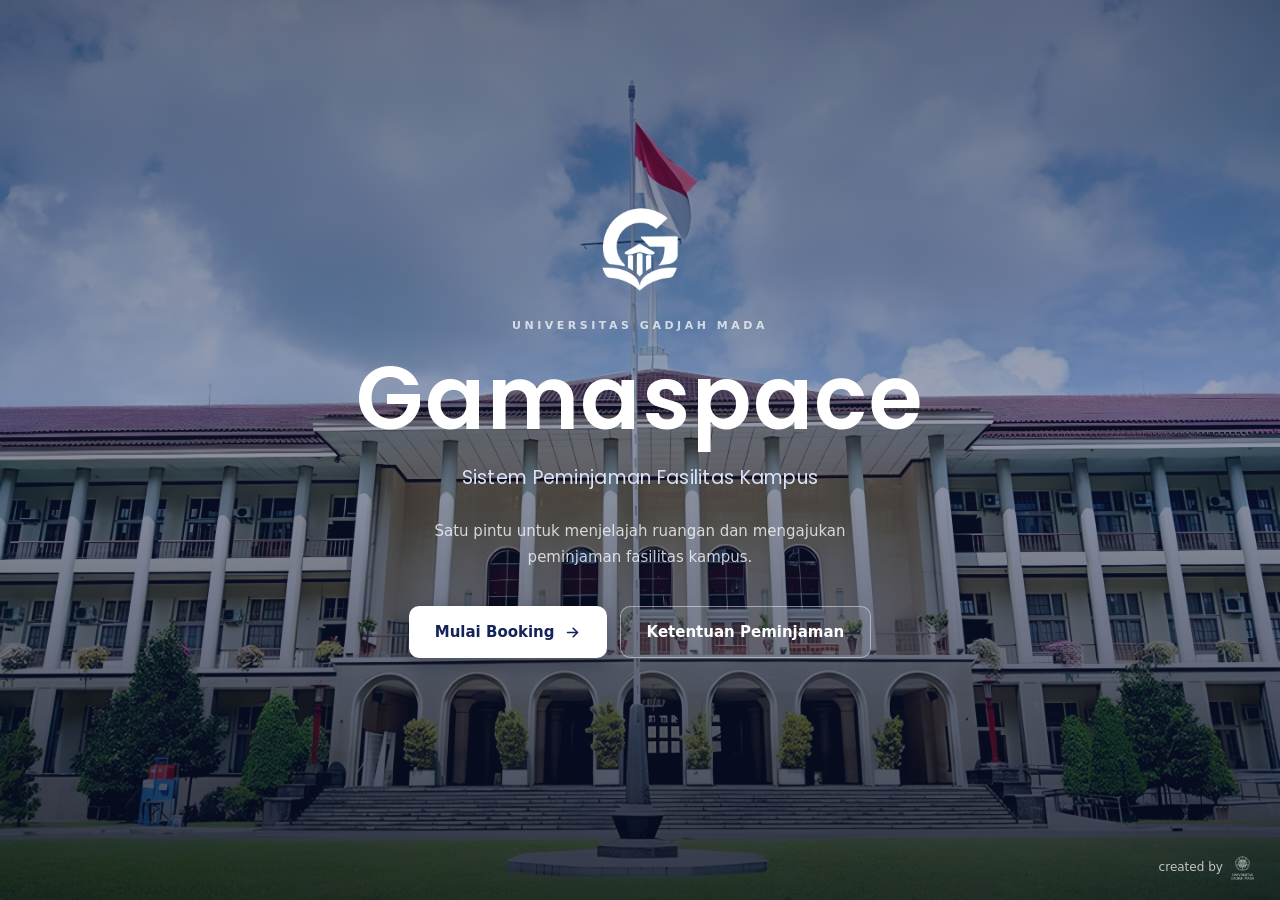
<file: index.html>
<!doctype html>
<html lang="id">
<head>
  <meta charset="utf-8" />
  <meta name="viewport" content="width=device-width, initial-scale=1" />
  <title>Gamaspace — Sistem Peminjaman Fasilitas Kampus UGM</title>
  <meta name="description" content="Gamaspace — sistem peminjaman fasilitas kampus untuk mahasiswa dan civitas akademika Universitas Gadjah Mada. Jelajahi ruangan, ajukan peminjaman, dan kelola jadwal kegiatan dalam satu tempat. created by UGM." />
  <meta property="og:title" content="Gamaspace — Sistem Peminjaman Fasilitas Kampus UGM" />
  <meta property="og:description" content="Jelajahi ruangan, ajukan peminjaman, dan kelola jadwal kegiatan dalam satu tempat." />
  <meta property="og:image" content="assets/images/balairung.jpg" />
  <link rel="icon" type="image/png" sizes="32x32" href="assets/images/favicon-32.png" />
  <link rel="icon" type="image/png" sizes="16x16" href="assets/images/favicon-16.png" />
  <link rel="shortcut icon" href="assets/images/favicon.ico" />
  <link rel="apple-touch-icon" sizes="180x180" href="assets/images/apple-touch-icon.png" />
  <link rel="preconnect" href="https://fonts.googleapis.com" />
  <link rel="preconnect" href="https://fonts.gstatic.com" crossorigin />
  <link href="https://fonts.googleapis.com/css2?family=Poppins:wght@400;500;600;700&display=swap" rel="stylesheet" />
  <link rel="stylesheet" href="assets/css/base.css?v=20261105" />
  <link rel="stylesheet" href="assets/css/landing.css?v=20261105" />
</head>
<body class="landing">

  <!-- ============ HERO — satu layar penuh, foto Balairung UGM ============ -->
  <main class="landing-hero" aria-label="Gamaspace — Sistem Peminjaman Fasilitas Kampus UGM">
    <div class="hero-inner">

      <img class="hero-logo" src="assets/images/logo-white.png" alt="Logo Gamaspace" width="221" height="240" />

      <p class="hero-eyebrow">Universitas Gadjah Mada</p>
      <h1 class="hero-title">Gamaspace</h1>
      <p class="hero-subtitle">Sistem Peminjaman Fasilitas Kampus</p>

      <p class="hero-desc">
        Satu pintu untuk menjelajah ruangan dan mengajukan peminjaman
        fasilitas kampus.
      </p>

      <div class="hero-actions">
        <a class="btn-hero primary" href="fasilitas.html">
          Mulai Booking
          <svg viewBox="0 0 24 24" width="17" height="17" fill="none" stroke="currentColor" stroke-width="2.2" stroke-linecap="round" stroke-linejoin="round" aria-hidden="true"><path d="M5 12h14"/><path d="M13 6l6 6-6 6"/></svg>
        </a>
        <a class="btn-hero ghost" href="ketentuan.html">Ketentuan Peminjaman</a>
      </div>

    </div>

    <!-- Kredit kecil di pojok bawah — pengganti footer -->
    <p class="hero-credit">
      created by <img src="assets/images/ugm-logo-white.png" alt="Logo Universitas Gadjah Mada" />
    </p>
  </main>

</body>
</html>
</file>
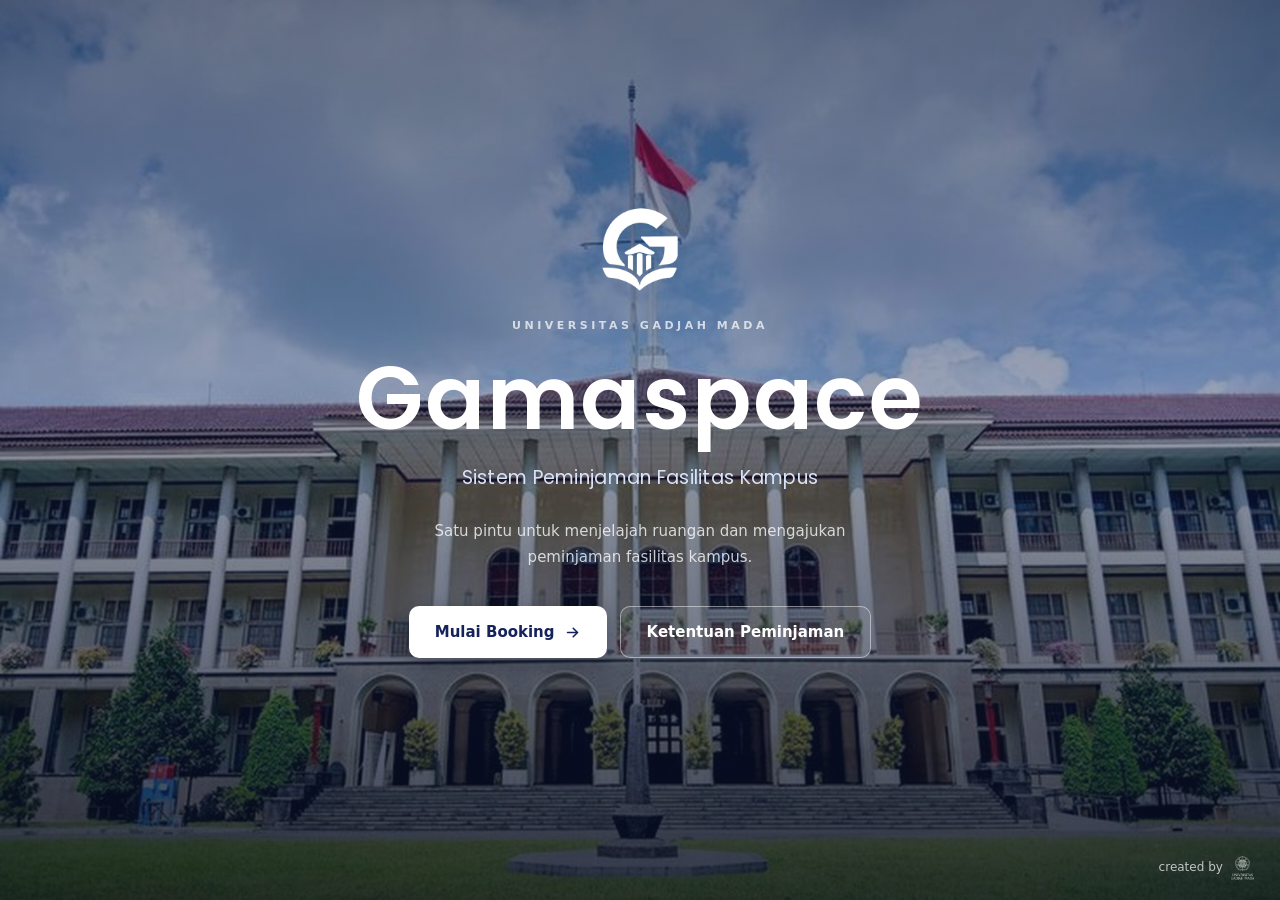
<file: BACKUP/index.html>
<!doctype html>
<html lang="id">
<head>
  <meta charset="utf-8" />
  <meta name="viewport" content="width=device-width, initial-scale=1" />
  <title>Gamaspace — Sistem Peminjaman Fasilitas Kampus UGM</title>
  <meta name="description" content="Gamaspace — sistem peminjaman fasilitas kampus untuk mahasiswa dan civitas akademika Universitas Gadjah Mada. Jelajahi ruangan, ajukan peminjaman, dan kelola jadwal kegiatan dalam satu tempat. created by UGM." />
  <meta property="og:title" content="Gamaspace — Sistem Peminjaman Fasilitas Kampus UGM" />
  <meta property="og:description" content="Jelajahi ruangan, ajukan peminjaman, dan kelola jadwal kegiatan dalam satu tempat." />
  <meta property="og:image" content="assets/images/balairung.jpg" />
  <link rel="icon" type="image/png" sizes="32x32" href="assets/images/favicon-32.png" />
  <link rel="icon" type="image/png" sizes="16x16" href="assets/images/favicon-16.png" />
  <link rel="shortcut icon" href="assets/images/favicon.ico" />
  <link rel="apple-touch-icon" sizes="180x180" href="assets/images/apple-touch-icon.png" />
  <link rel="preconnect" href="https://fonts.googleapis.com" />
  <link rel="preconnect" href="https://fonts.gstatic.com" crossorigin />
  <link href="https://fonts.googleapis.com/css2?family=Poppins:wght@400;500;600;700&display=swap" rel="stylesheet" />
  <link rel="stylesheet" href="assets/css/base.css" />
  <link rel="stylesheet" href="assets/css/landing.css" />
</head>
<body class="landing">

  <!-- ============ HERO — satu layar penuh, foto Balairung UGM ============ -->
  <main class="landing-hero" aria-label="Gamaspace — Sistem Peminjaman Fasilitas Kampus UGM">
    <div class="hero-inner">

      <img class="hero-logo" src="assets/images/logo-white.png" alt="Logo Gamaspace" width="221" height="240" />

      <p class="hero-eyebrow">Universitas Gadjah Mada</p>
      <h1 class="hero-title">Gamaspace</h1>
      <p class="hero-subtitle">Sistem Peminjaman Fasilitas Kampus</p>

      <p class="hero-desc">
        Satu pintu untuk menjelajah ruangan dan mengajukan peminjaman
        fasilitas kampus.
      </p>

      <div class="hero-actions">
        <a class="btn-hero primary" href="fasilitas.html">
          Mulai Booking
          <svg viewBox="0 0 24 24" width="17" height="17" fill="none" stroke="currentColor" stroke-width="2.2" stroke-linecap="round" stroke-linejoin="round" aria-hidden="true"><path d="M5 12h14"/><path d="M13 6l6 6-6 6"/></svg>
        </a>
        <a class="btn-hero ghost" href="ketentuan.html">Ketentuan Peminjaman</a>
      </div>

    </div>

    <!-- Kredit kecil di pojok bawah — pengganti footer -->
    <p class="hero-credit">
      created by <img src="assets/images/ugm-logo-white.png" alt="Logo Universitas Gadjah Mada" />
    </p>
  </main>

</body>
</html>
</file>
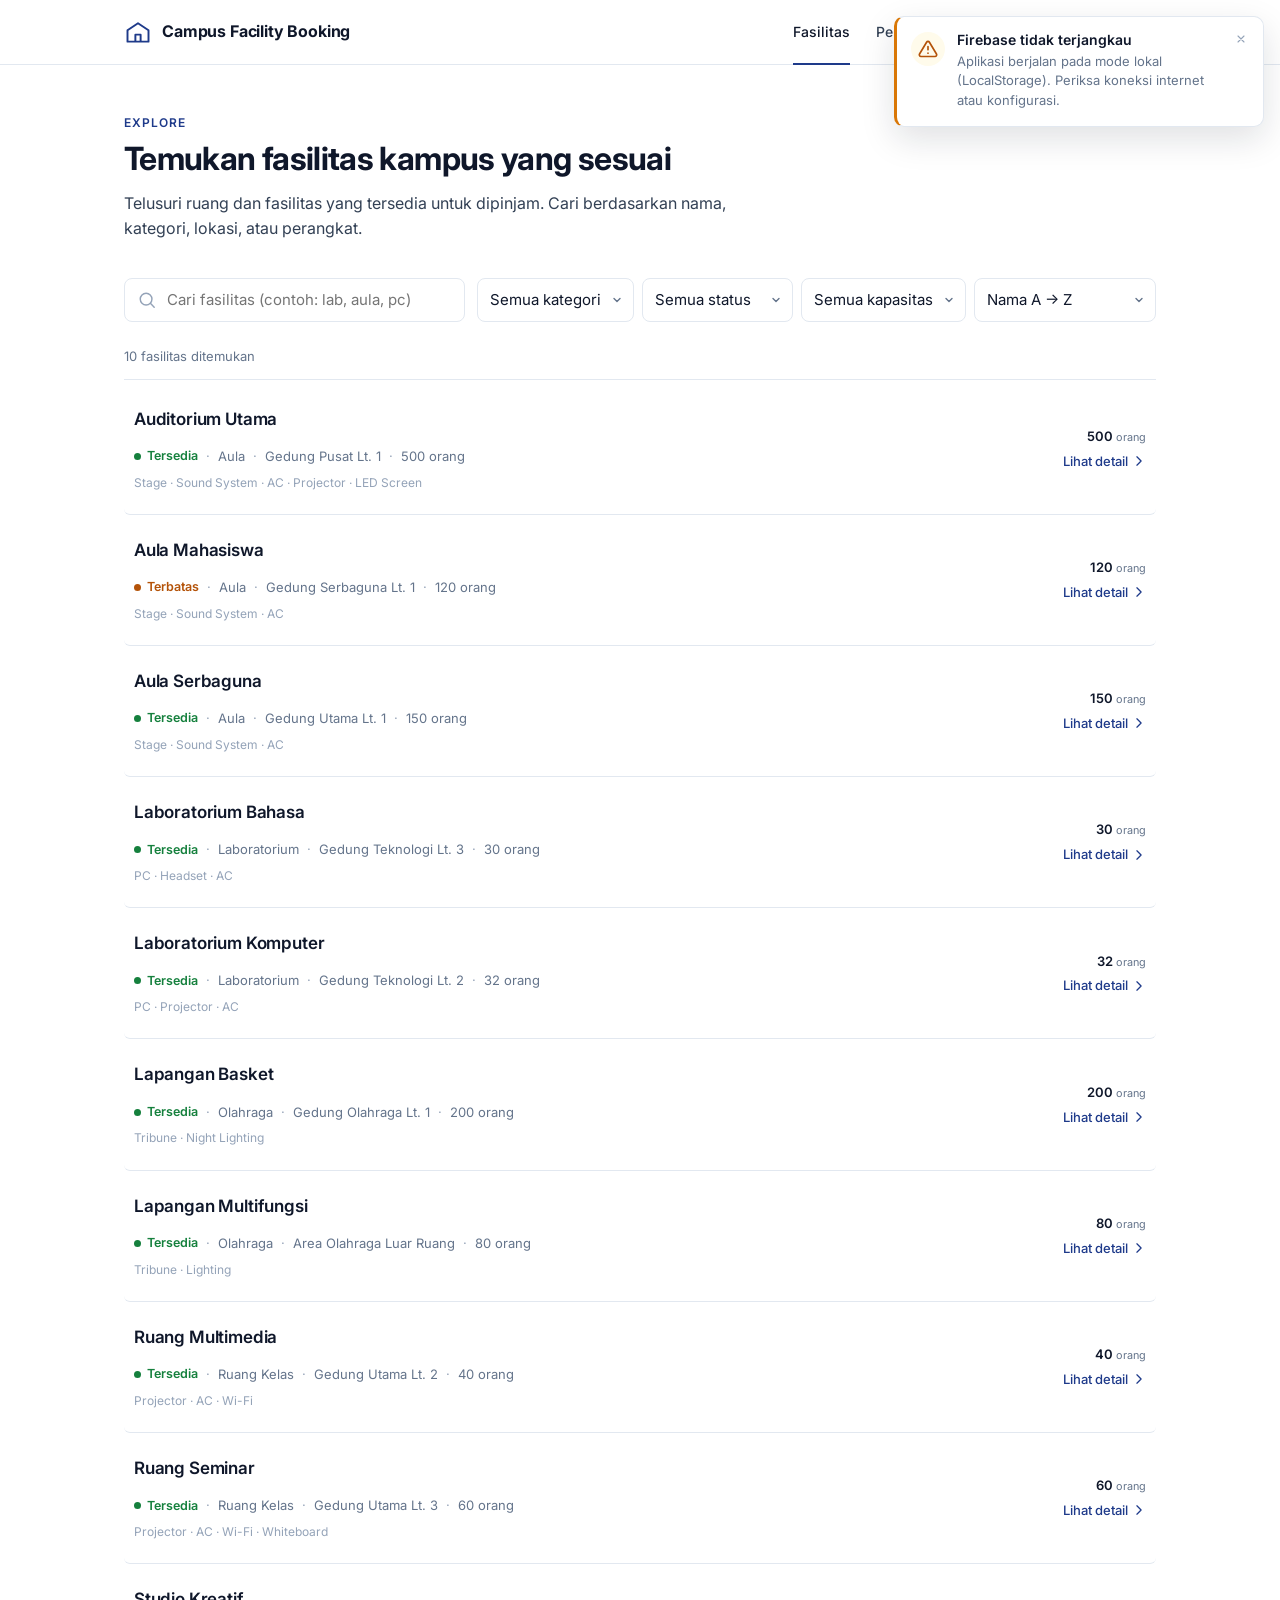
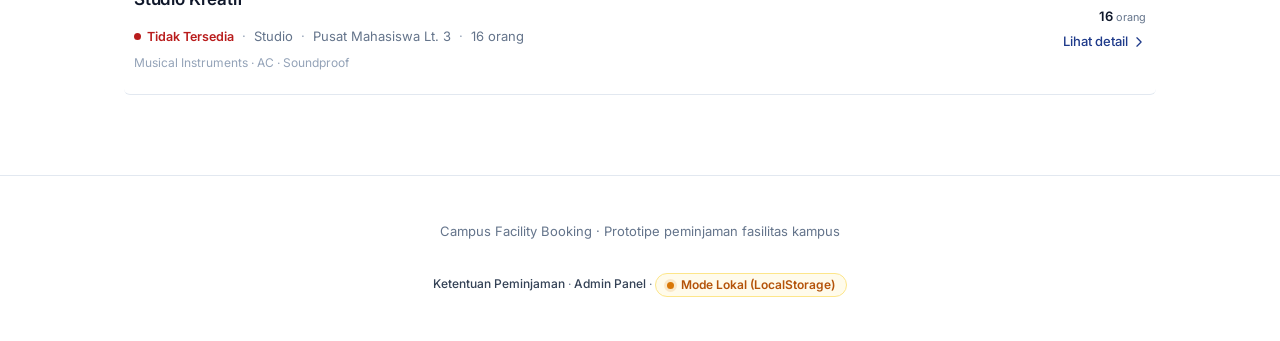
<file: backup/index.html>
<!DOCTYPE html>
<html lang="id">
<head>
  <meta charset="UTF-8" />
  <meta name="viewport" content="width=device-width, initial-scale=1.0" />
  <title>Campus Facility Booking</title>
  <meta name="description" content="Sistem peminjaman fasilitas kampus — Explore, Schedule, dan ajukan peminjaman dengan mudah." />
  <link rel="icon" type="image/svg+xml" href="assets/images/favicon.svg" />
  <link rel="preconnect" href="https://fonts.googleapis.com" />
  <link rel="preconnect" href="https://fonts.gstatic.com" crossorigin />
  <link href="https://fonts.googleapis.com/css2?family=Inter:wght@400;500;600;700;800&display=swap" rel="stylesheet" />
  <link rel="stylesheet" href="assets/css/base.css" />
  <link rel="stylesheet" href="assets/css/app.css" />
</head>
<body>
  <!-- Header -->
  <header class="site-header">
    <div class="container header-inner">
      <a href="#/" class="brand" aria-label="Campus Facility Booking - Beranda">
        <svg class="brand-mark" viewBox="0 0 32 32" width="28" height="28" aria-hidden="true">
          <path d="M4 14 L16 6 L28 14 L28 27 L4 27 Z" fill="none" stroke="currentColor" stroke-width="2.2" stroke-linejoin="round"/>
          <path d="M13 27 L13 19 L19 19 L19 27" fill="none" stroke="currentColor" stroke-width="2.2" stroke-linejoin="round"/>
        </svg>
        <span class="brand-name">Campus Facility Booking</span>
      </a>
      <nav class="main-nav" aria-label="Navigasi utama">
        <a href="#/" data-nav="explore">Fasilitas</a>
        <a href="#/bookings" data-nav="bookings">Peminjaman Saya <span id="bookingBadge" class="badge-count" hidden>0</span></a>
        <a href="ketentuan.html">Ketentuan</a>
        <a href="admin.html">Admin</a>
      </nav>
    </div>
  </header>

  <main class="container main-content">

    <!-- ============ PAGE: EXPLORE ============ -->
    <section id="page-explore" class="page" aria-labelledby="explore-title">
      <div class="page-head">
        <p class="eyebrow">Explore</p>
        <h1 id="explore-title">Temukan fasilitas kampus yang sesuai</h1>
        <p class="lede">Telusuri ruang dan fasilitas yang tersedia untuk dipinjam. Cari berdasarkan nama, kategori, lokasi, atau perangkat.</p>
      </div>

      <!-- Search & Filter -->
      <div class="toolbar">
        <div class="search-wrap">
          <svg class="search-icon" viewBox="0 0 20 20" width="18" height="18" aria-hidden="true">
            <circle cx="9" cy="9" r="6.5" fill="none" stroke="currentColor" stroke-width="1.6"/>
            <path d="M14 14 L18 18" stroke="currentColor" stroke-width="1.6" stroke-linecap="round"/>
          </svg>
          <input id="searchInput" type="text" placeholder="Cari fasilitas (contoh: lab, aula, pc)" aria-label="Cari fasilitas" autocomplete="off" />
        </div>
        <div class="filter-wrap">
          <select id="categoryFilter" aria-label="Filter kategori">
            <option value="all">Semua kategori</option>
            <option value="Ruang Kelas">Ruang Kelas</option>
            <option value="Laboratorium">Laboratorium</option>
            <option value="Aula">Aula</option>
            <option value="Olahraga">Olahraga</option>
            <option value="Studio">Studio</option>
          </select>
          <select id="statusFilter" aria-label="Filter status">
            <option value="all">Semua status</option>
            <option value="Available">Tersedia</option>
            <option value="Limited">Terbatas</option>
            <option value="Unavailable">Tidak Tersedia</option>
          </select>
          <select id="capacityFilter" aria-label="Filter kapasitas">
            <option value="all">Semua kapasitas</option>
            <option value="small">&le; 40 orang</option>
            <option value="medium">41 - 100 orang</option>
            <option value="large">101 - 250 orang</option>
            <option value="xlarge">&gt; 250 orang</option>
          </select>
          <select id="sortFilter" aria-label="Urutkan">
            <option value="name-asc">Nama A &rarr; Z</option>
            <option value="name-desc">Nama Z &rarr; A</option>
            <option value="capacity-desc">Kapasitas tertinggi</option>
            <option value="capacity-asc">Kapasitas terendah</option>
          </select>
        </div>
      </div>

      <div class="results-bar">
        <p id="resultsCount" class="results-count">Memuat fasilitas&hellip;</p>
      </div>

      <ul id="facilityList" class="facility-list" role="list"></ul>

      <div id="emptyState" class="empty-state" hidden>
        <p class="empty-title">Tidak ada fasilitas yang cocok</p>
        <p class="empty-hint">Coba ubah kata kunci atau filter pencarian Anda.</p>
        <button id="resetSearch" class="btn-link">Reset filter</button>
      </div>
    </section>

    <!-- ============ PAGE: DETAIL ============ -->
    <section id="page-detail" class="page" hidden aria-labelledby="detail-title">
      <button class="back-link" data-action="back-explore">
        <svg viewBox="0 0 20 20" width="16" height="16" aria-hidden="true"><path d="M12 4 L6 10 L12 16" fill="none" stroke="currentColor" stroke-width="1.8" stroke-linecap="round" stroke-linejoin="round"/></svg>
        Kembali ke daftar
      </button>
      <div id="detailContent"></div>
    </section>

    <!-- ============ PAGE: SCHEDULE ============ -->
    <section id="page-schedule" class="page" hidden aria-labelledby="schedule-title">
      <button class="back-link" data-action="back-detail">
        <svg viewBox="0 0 20 20" width="16" height="16" aria-hidden="true"><path d="M12 4 L6 10 L12 16" fill="none" stroke="currentColor" stroke-width="1.8" stroke-linecap="round" stroke-linejoin="round"/></svg>
        Kembali ke detail fasilitas
      </button>
      <div class="page-head">
        <p class="eyebrow">Schedule</p>
        <h1 id="schedule-title">Pilih tanggal, jam mulai, dan durasi</h1>
        <p class="lede">Pilih tanggal dalam rentang yang tersedia, tentukan jam mulai, lalu pilih durasi peminjaman (maksimal <span id="durationMaxLabel">2</span> jam).</p>
      </div>

      <div id="scheduleFacilitySummary" class="schedule-summary"></div>

      <div class="schedule-grid">
        <div class="schedule-block">
          <h2 class="block-title">1. Pilih tanggal</h2>
          <p class="block-sub">Jadwal dapat diajukan maksimal 14 hari ke depan.</p>
          <div id="dateChips" class="date-chips" role="radiogroup" aria-label="Pilih tanggal"></div>
        </div>
        <div class="schedule-block">
          <h2 class="block-title">2. Pilih jam mulai</h2>
          <div id="timeSlots" class="time-slots" role="radiogroup" aria-label="Pilih jam mulai">
            <p class="muted">Pilih tanggal terlebih dahulu untuk melihat jam yang tersedia.</p>
          </div>
          <div class="slot-legend">
            <span><i class="l-taken"></i> Sudah terisi / terlewat</span>
            <span><i class="l-free"></i> Tersedia</span>
          </div>
        </div>
        <div class="schedule-block" id="durationBlock" hidden>
          <h2 class="block-title">3. Pilih durasi <span class="opt">(maks <span id="durationMaxLabel2">2</span> jam)</span></h2>
          <div id="durationOptions" class="dp-options"></div>
        </div>
      </div>

      <div id="timeSummary" class="time-summary" hidden></div>

      <div class="action-bar">
        <button id="continueToRequest" class="btn-primary" disabled>Lanjut ke pengajuan</button>
      </div>
    </section>

    <!-- ============ PAGE: REQUEST ============ -->
    <section id="page-request" class="page" hidden aria-labelledby="request-title">
      <button class="back-link" data-action="back-schedule">
        <svg viewBox="0 0 20 20" width="16" height="16" aria-hidden="true"><path d="M12 4 L6 10 L12 16" fill="none" stroke="currentColor" stroke-width="1.8" stroke-linecap="round" stroke-linejoin="round"/></svg>
        Kembali ke jadwal
      </button>
      <div class="page-head">
        <p class="eyebrow">Request</p>
        <h1 id="request-title">Isi data peminjaman</h1>
        <p class="lede">Lengkapi informasi berikut untuk mengajukan peminjaman. Data digunakan pengelola untuk meninjau pengajuan Anda.</p>
      </div>

      <div id="requestSummary" class="request-summary"></div>

      <form id="bookingForm" class="booking-form" novalidate>
        <div class="form-row">
          <label for="f-name">Nama Lengkap <span class="req">*</span></label>
          <input id="f-name" name="name" type="text" required minlength="3" maxlength="80" autocomplete="name" />
          <p class="field-error" data-error-for="name"></p>
        </div>

        <div class="form-grid-2">
          <div class="form-row">
            <label for="f-nim">NIM <span class="req">*</span></label>
            <input id="f-nim" name="nim" type="text" required autocomplete="off" inputmode="text"
                   placeholder="21/456789/PA/20123" maxlength="20" />
            <p class="field-error" data-error-for="nim"></p>
            <p class="field-hint">Format NIM UGM: tahun / nomor urut / kode program / nomor</p>
          </div>
          <div class="form-row">
            <label for="f-email">Email Mahasiswa (UGM) <span class="req">*</span></label>
            <input id="f-email" name="email" type="email" required autocomplete="email"
                   placeholder="nama@mail.ugm.ac.id" />
            <p class="field-error" data-error-for="email"></p>
            <p class="field-hint">Harus menggunakan email UGM berakhiran @mail.ugm.ac.id</p>
          </div>
        </div>

        <div class="form-grid-2">
          <div class="form-row phone-row">
            <label for="f-phone">No. HP (WhatsApp) <span class="req">*</span></label>
            <div class="phone-input">
              <span class="phone-prefix">+62</span>
              <input id="f-phone" name="phone" type="tel" required inputmode="numeric"
                     autocomplete="tel" placeholder="812-3456-7890" maxlength="16" />
            </div>
            <p class="field-error" data-error-for="phone"></p>
            <p class="field-hint">Ketik tanpa awalan 0 / 62 &mdash; contoh: 812-3456-7890</p>
          </div>
          <div class="form-row">
            <label for="f-participants">Jumlah Peserta <span class="req">*</span></label>
            <input id="f-participants" name="participants" type="number" required min="1" max="999" inputmode="numeric" />
            <p class="field-error" data-error-for="participants"></p>
          </div>
        </div>

        <div id="suggestBox" class="suggest-card" hidden></div>

        <div class="form-row">
          <label for="f-organization">Organisasi / Program Studi <span class="req">*</span></label>
          <input id="f-organization" name="organization" type="text" required minlength="2" maxlength="100" />
          <p class="field-error" data-error-for="organization"></p>
        </div>

        <div class="form-row">
          <label for="f-purpose">Tujuan / Keperluan Peminjaman <span class="req">*</span></label>
          <textarea id="f-purpose" name="purpose" required minlength="15" maxlength="500" rows="4" placeholder="Jelaskan singkat kegiatan dan alasan peminjaman (min. 15 karakter)"></textarea>
          <p class="field-error" data-error-for="purpose"></p>
          <p class="field-hint"><span id="purposeCount">0</span> / 500 karakter</p>
        </div>

        <div class="form-row">
          <label for="f-notes">Catatan Tambahan <span class="opt">(opsional)</span></label>
          <textarea id="f-notes" name="notes" maxlength="500" rows="2" placeholder="Permintaan khusus, jika ada"></textarea>
        </div>

        <div class="terms-box">
          <p class="tb-title">
            <svg viewBox="0 0 24 24" width="17" height="17" fill="none" stroke="currentColor" stroke-width="2" stroke-linecap="round" stroke-linejoin="round"><path d="M14 2H6a2 2 0 0 0-2 2v16a2 2 0 0 0 2 2h12a2 2 0 0 0 2-2V8z"/><path d="M14 2v6h6M9 15l2 2 4-4"/></svg>
            Ketentuan Peminjaman
          </p>
          <ul>
            <li>Peminjaman hanya untuk mahasiswa aktif UGM (data NIM &amp; email UGM diverifikasi).</li>
            <li>Durasi peminjaman <strong>1&ndash;2 jam</strong> per pengajuan, maksimal 14 hari sebelum tanggal pemakaian.</li>
            <li>Peminjam bertanggung jawab atas kerusakan fasilitas dan perangkat selama pemakaian.</li>
          </ul>
          <a class="tb-link" href="ketentuan.html" target="_blank" rel="noopener">Baca ketentuan lengkap &rarr;</a>
        </div>

        <div class="form-row">
          <label class="checkbox-row">
            <input type="checkbox" name="agreement" id="f-agreement" required />
            <span>Saya telah membaca dan menyetujui <a href="ketentuan.html" target="_blank" rel="noopener">Ketentuan Peminjaman</a> yang berlaku. <span class="req">*</span></span>
          </label>
          <p class="field-error" data-error-for="agreement"></p>
        </div>

        <div class="form-actions">
          <button type="button" class="btn-ghost" data-action="back-schedule">Kembali</button>
          <button type="submit" class="btn-primary">Kirim Pengajuan</button>
        </div>
      </form>
    </section>

    <!-- ============ PAGE: SUMMARY ============ -->
    <section id="page-summary" class="page" hidden aria-labelledby="summary-title">
      <div class="page-head">
        <p class="eyebrow">Summary</p>
        <h1 id="summary-title">Ringkasan pengajuan</h1>
        <p class="lede">Berikut ringkasan pengajuan peminjaman Anda beserta statusnya.</p>
      </div>

      <div id="summaryContent"></div>

      <div class="action-bar">
        <a href="#/bookings" class="btn-primary">Lihat Peminjaman Saya</a>
        <a href="#/" class="btn-ghost">Ajukan peminjaman lain</a>
      </div>
    </section>

    <!-- ============ PAGE: MY BOOKINGS ============ -->
    <section id="page-bookings" class="page" hidden aria-labelledby="bookings-title">
      <div class="page-head">
        <p class="eyebrow">Peminjaman Saya</p>
        <h1 id="bookings-title">Riwayat pengajuan peminjaman</h1>
        <p class="lede">Daftar pengajuan peminjaman yang telah Anda buat. Status dapat berubah setelah ditinjau pengelola.</p>
      </div>

      <div id="bookingsList"></div>

      <div id="bookingsEmpty" class="empty-state" hidden>
        <p class="empty-title">Belum ada pengajuan</p>
        <p class="empty-hint">Pengajuan yang Anda buat akan muncul di sini.</p>
        <a href="#/" class="btn-link">Mulai eksplorasi fasilitas</a>
      </div>
    </section>

  </main>

  <footer class="site-footer">
    <div class="container footer-inner">
      <p>Campus Facility Booking &middot; Prototipe peminjaman fasilitas kampus</p>
      <p class="muted">
        <a href="ketentuan.html">Ketentuan Peminjaman</a> &middot;
        <a href="admin.html">Admin Panel</a> &middot;
        <span id="dataModeBadge" class="mode-pill mode-local"><span class="dot"></span>Memuat&hellip;</span>
      </p>
    </div>
  </footer>

  <script src="assets/js/core.js"></script>
  <script src="assets/js/firebase-config.js"></script>
  <script src="assets/js/data.js"></script>
  <script src="assets/js/app.js"></script>
</body>
</html>
</file>
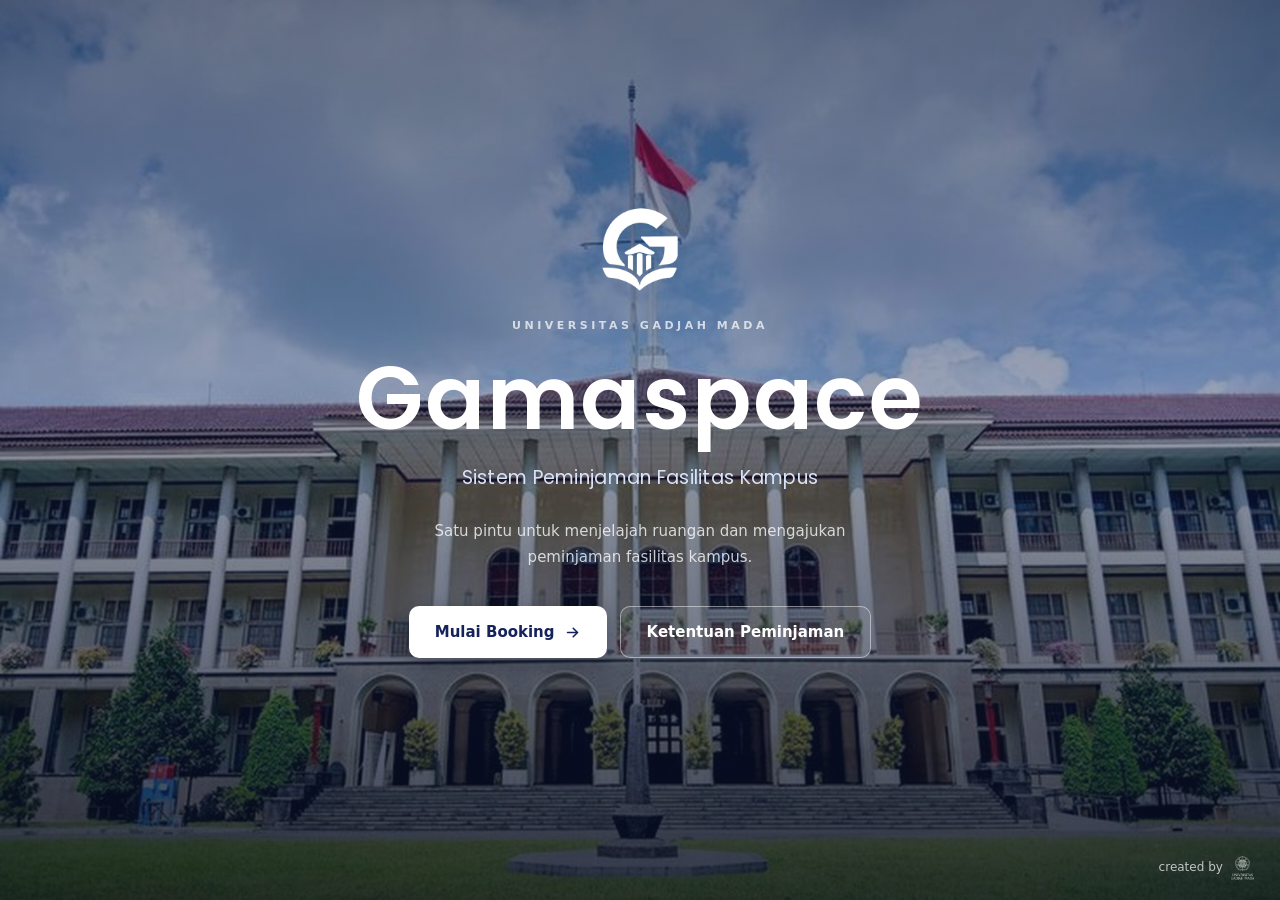
<file: last/index.html>
<!doctype html>
<html lang="id">
<head>
  <meta charset="utf-8" />
  <meta name="viewport" content="width=device-width, initial-scale=1" />
  <title>Gamaspace — Sistem Peminjaman Fasilitas Kampus UGM</title>
  <meta name="description" content="Gamaspace — sistem peminjaman fasilitas kampus untuk mahasiswa dan civitas akademika Universitas Gadjah Mada. Jelajahi ruangan, ajukan peminjaman, dan kelola jadwal kegiatan dalam satu tempat. created by UGM." />
  <meta property="og:title" content="Gamaspace — Sistem Peminjaman Fasilitas Kampus UGM" />
  <meta property="og:description" content="Jelajahi ruangan, ajukan peminjaman, dan kelola jadwal kegiatan dalam satu tempat." />
  <meta property="og:image" content="assets/images/balairung.jpg" />
  <link rel="icon" type="image/png" sizes="32x32" href="assets/images/favicon-32.png" />
  <link rel="icon" type="image/png" sizes="16x16" href="assets/images/favicon-16.png" />
  <link rel="shortcut icon" href="assets/images/favicon.ico" />
  <link rel="apple-touch-icon" sizes="180x180" href="assets/images/apple-touch-icon.png" />
  <link rel="preconnect" href="https://fonts.googleapis.com" />
  <link rel="preconnect" href="https://fonts.gstatic.com" crossorigin />
  <link href="https://fonts.googleapis.com/css2?family=Poppins:wght@400;500;600;700&display=swap" rel="stylesheet" />
  <link rel="stylesheet" href="assets/css/base.css?v=20261103" />
  <link rel="stylesheet" href="assets/css/landing.css?v=20261103" />
</head>
<body class="landing">

  <!-- ============ HERO — satu layar penuh, foto Balairung UGM ============ -->
  <main class="landing-hero" aria-label="Gamaspace — Sistem Peminjaman Fasilitas Kampus UGM">
    <div class="hero-inner">

      <img class="hero-logo" src="assets/images/logo-white.png" alt="Logo Gamaspace" width="221" height="240" />

      <p class="hero-eyebrow">Universitas Gadjah Mada</p>
      <h1 class="hero-title">Gamaspace</h1>
      <p class="hero-subtitle">Sistem Peminjaman Fasilitas Kampus</p>

      <p class="hero-desc">
        Satu pintu untuk menjelajah ruangan dan mengajukan peminjaman
        fasilitas kampus.
      </p>

      <div class="hero-actions">
        <a class="btn-hero primary" href="fasilitas.html">
          Mulai Booking
          <svg viewBox="0 0 24 24" width="17" height="17" fill="none" stroke="currentColor" stroke-width="2.2" stroke-linecap="round" stroke-linejoin="round" aria-hidden="true"><path d="M5 12h14"/><path d="M13 6l6 6-6 6"/></svg>
        </a>
        <a class="btn-hero ghost" href="ketentuan.html">Ketentuan Peminjaman</a>
      </div>

    </div>

    <!-- Kredit kecil di pojok bawah — pengganti footer -->
    <p class="hero-credit">
      created by <img src="assets/images/ugm-logo-white.png" alt="Logo Universitas Gadjah Mada" />
    </p>
  </main>

</body>
</html>
</file>
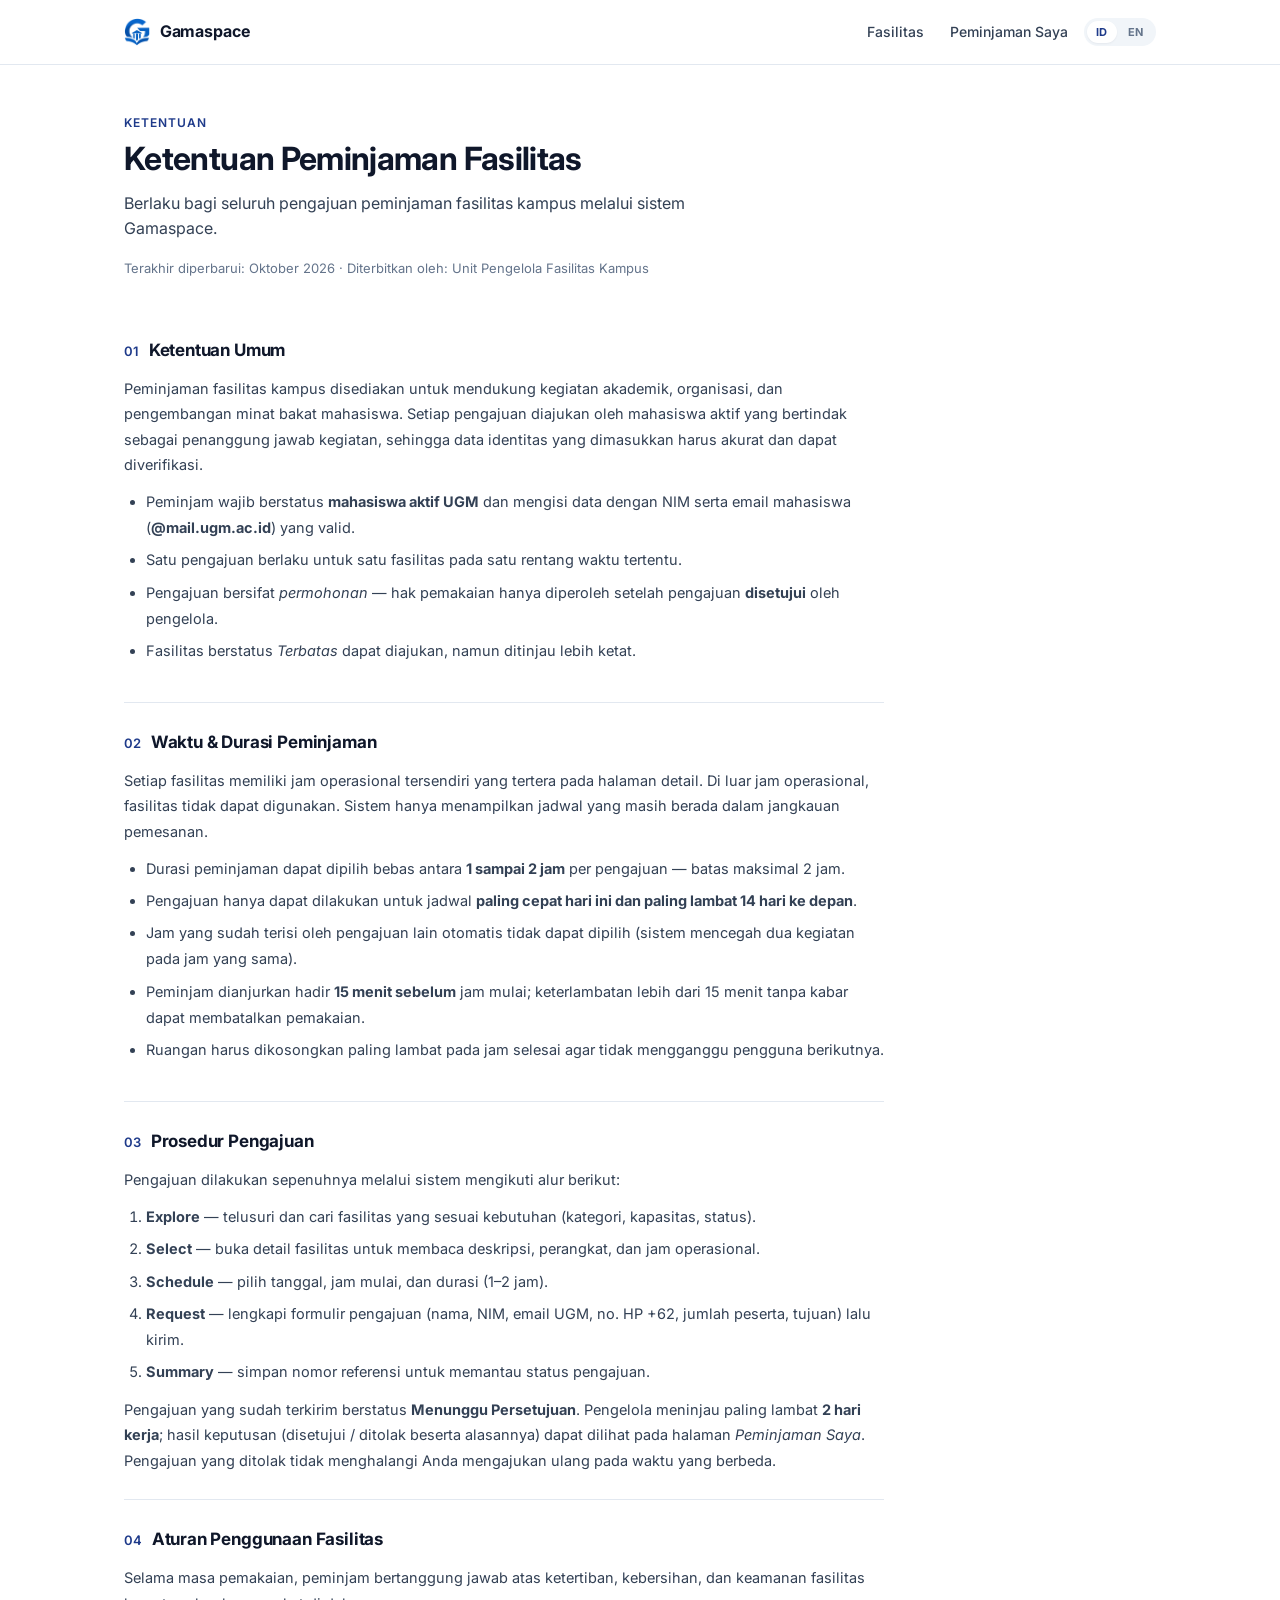
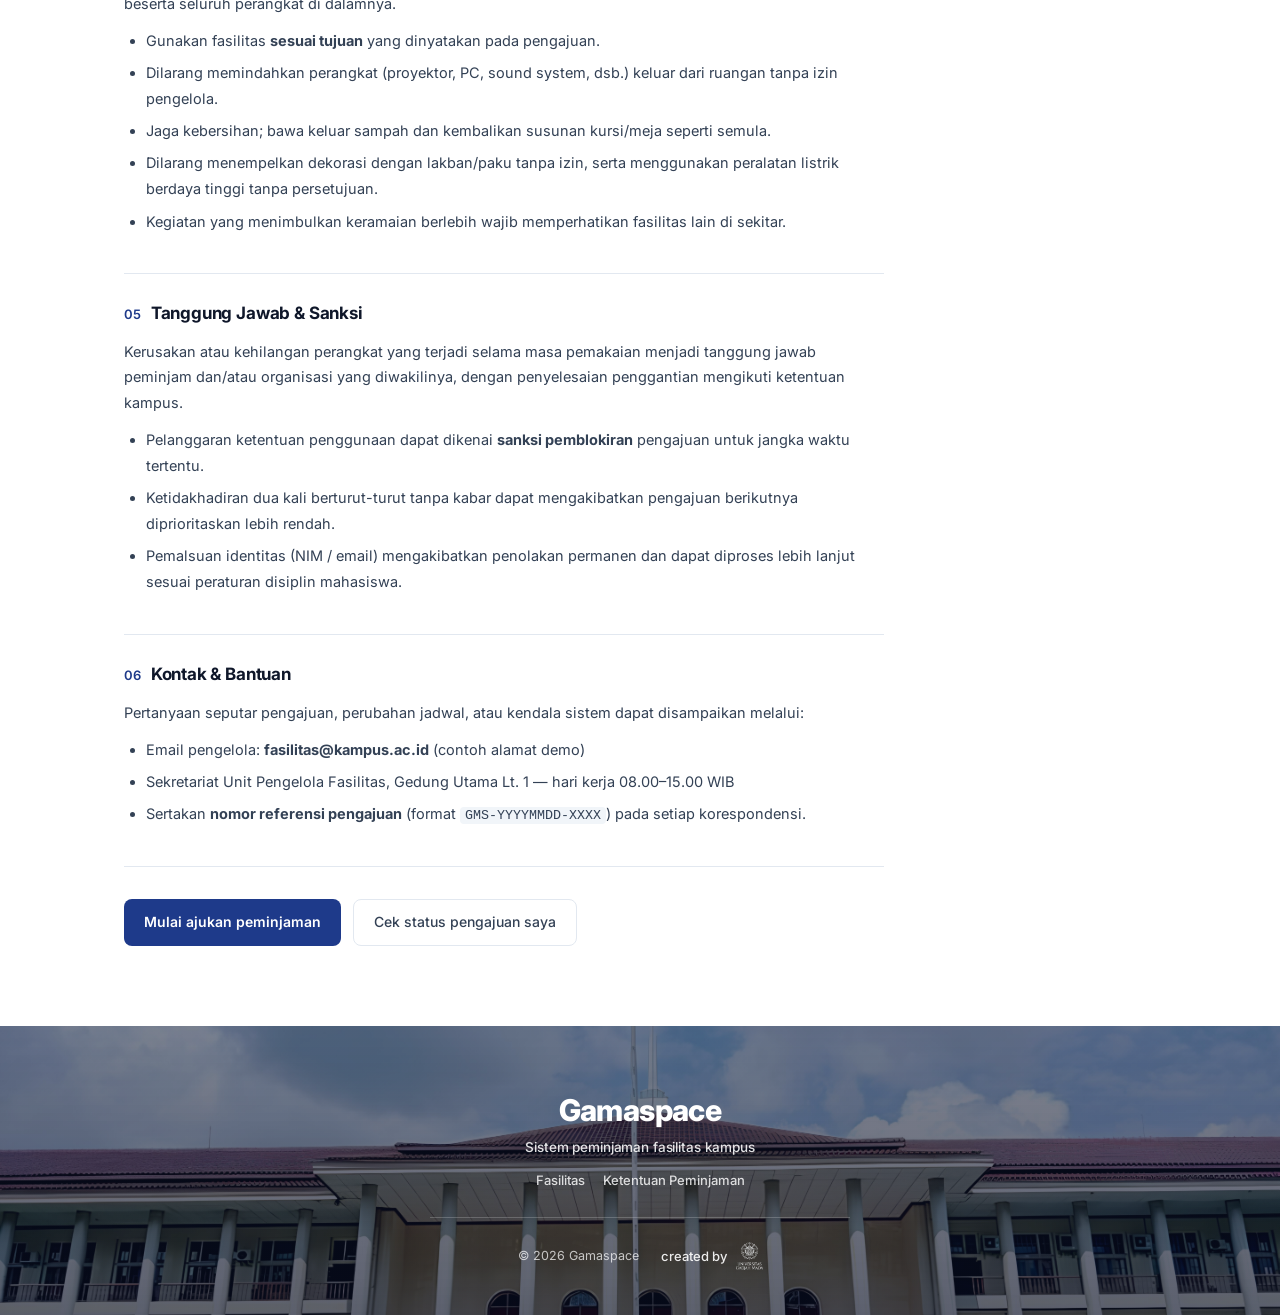
<file: ketentuan.html>
<!DOCTYPE html>
<html lang="id">
<head>
  <meta charset="UTF-8" />
  <meta name="viewport" content="width=device-width, initial-scale=1.0" />
  <title data-i18n-title="doc.title.terms">Ketentuan Peminjaman — Gamaspace</title>
  <meta name="description" content="Ketentuan dan tata cara peminjaman fasilitas kampus." />
  <link rel="icon" type="image/png" sizes="32x32" href="assets/images/favicon-32.png" />
  <link rel="icon" type="image/png" sizes="16x16" href="assets/images/favicon-16.png" />
  <link rel="shortcut icon" href="assets/images/favicon.ico" />
  <link rel="apple-touch-icon" sizes="180x180" href="assets/images/apple-touch-icon.png" />
  <link rel="preconnect" href="https://fonts.googleapis.com" />
  <link rel="preconnect" href="https://fonts.gstatic.com" crossorigin />
  <link href="https://fonts.googleapis.com/css2?family=Inter:wght@400;500;600;700;800&display=swap" rel="stylesheet" />
  <link rel="stylesheet" href="assets/css/base.css?v=20261105" />
  <link rel="stylesheet" href="assets/css/app.css?v=20261110" />
</head>
<body>
  <!-- Header -->
  <header class="site-header">
    <div class="container header-inner">
      <a href="index.html" class="brand" aria-label="Gamaspace - Beranda">
        <img class="brand-logo" src="assets/images/logo.png" alt="" onload="this.parentElement.classList.add('has-logo')" onerror="this.remove()" />
        <svg class="brand-mark" viewBox="0 0 32 32" width="28" height="28" aria-hidden="true">
          <path d="M4 14 L16 6 L28 14 L28 27 L4 27 Z" fill="none" stroke="currentColor" stroke-width="2.2" stroke-linejoin="round"/>
          <path d="M13 27 L13 19 L19 19 L19 27" fill="none" stroke="currentColor" stroke-width="2.2" stroke-linejoin="round"/>
        </svg>
        <span class="brand-name">Gamaspace</span>
      </a>
      <nav class="main-nav" aria-label="Navigasi utama">
        <a href="fasilitas.html" data-i18n="nav.facilities">Fasilitas</a>
        <a href="fasilitas.html#/bookings" data-i18n="nav.bookings">Peminjaman Saya</a>
      </nav>
      <!-- Alat header (bahasa) — terpisah dari navigasi, konsisten dengan fasilitas.html -->
      <div class="header-tools">
        <span id="langToggle" class="lang-toggle" role="group" aria-label="Bahasa / Language"></span>
      </div>
    </div>
  </header>

  <main class="container main-content">
    <div class="terms-page">
      <div class="page-head">
        <p class="eyebrow" data-i18n="kt.eyebrow">Ketentuan</p>
        <h1 data-i18n="kt.title">Ketentuan Peminjaman Fasilitas</h1>
        <p class="lede" data-i18n="kt.lede">Berlaku bagi seluruh pengajuan peminjaman fasilitas kampus melalui sistem Gamaspace.</p>
      </div>
      <p class="terms-meta" data-i18n="kt.meta">Terakhir diperbarui: Oktober 2026 · Diterbitkan oleh: Unit Pengelola Fasilitas Kampus</p>

      <div class="terms-section">
        <h2><span class="tno">01</span> <span data-i18n="kt.s1.title">Ketentuan Umum</span></h2>
        <p data-i18n="kt.s1.p1">Peminjaman fasilitas kampus disediakan untuk mendukung kegiatan akademik, organisasi, dan pengembangan minat bakat mahasiswa. Setiap pengajuan diajukan oleh mahasiswa aktif yang bertindak sebagai penanggung jawab kegiatan, sehingga data identitas yang dimasukkan harus akurat dan dapat diverifikasi.</p>
        <ul>
          <li data-i18n-html="kt.s1.li1">Peminjam wajib berstatus <strong>mahasiswa aktif UGM</strong> dan mengisi data dengan NIM serta email mahasiswa (<strong>@mail.ugm.ac.id</strong>) yang valid.</li>
          <li data-i18n="kt.s1.li2">Satu pengajuan berlaku untuk satu fasilitas pada satu rentang waktu tertentu.</li>
          <li data-i18n-html="kt.s1.li3">Pengajuan bersifat <em>permohonan</em> — hak pemakaian hanya diperoleh setelah pengajuan <strong>disetujui</strong> oleh pengelola.</li>
          <li data-i18n-html="kt.s1.li4">Fasilitas berstatus <em>Terbatas</em> dapat diajukan, namun ditinjau lebih ketat.</li>
        </ul>
      </div>

      <div class="terms-section">
        <h2><span class="tno">02</span> <span data-i18n="kt.s2.title">Waktu &amp; Durasi Peminjaman</span></h2>
        <p data-i18n="kt.s2.p1">Setiap fasilitas memiliki jam operasional tersendiri yang tertera pada halaman detail. Di luar jam operasional, fasilitas tidak dapat digunakan. Sistem hanya menampilkan jadwal yang masih berada dalam jangkauan pemesanan.</p>
        <ul>
          <li data-i18n-html="kt.s2.li1">Durasi peminjaman dapat dipilih bebas antara <strong>1 sampai 2 jam</strong> per pengajuan — batas maksimal 2 jam.</li>
          <li data-i18n-html="kt.s2.li2">Pengajuan hanya dapat dilakukan untuk jadwal <strong>paling cepat hari ini dan paling lambat 14 hari ke depan</strong>.</li>
          <li data-i18n="kt.s2.li3">Jam yang sudah terisi oleh pengajuan lain otomatis tidak dapat dipilih (sistem mencegah dua kegiatan pada jam yang sama).</li>
          <li data-i18n-html="kt.s2.li4">Peminjam dianjurkan hadir <strong>15 menit sebelum</strong> jam mulai; keterlambatan lebih dari 15 menit tanpa kabar dapat membatalkan pemakaian.</li>
          <li data-i18n="kt.s2.li5">Ruangan harus dikosongkan paling lambat pada jam selesai agar tidak mengganggu pengguna berikutnya.</li>
        </ul>
      </div>

      <div class="terms-section">
        <h2><span class="tno">03</span> <span data-i18n="kt.s3.title">Prosedur Pengajuan</span></h2>
        <p data-i18n="kt.s3.p1">Pengajuan dilakukan sepenuhnya melalui sistem mengikuti alur berikut:</p>
        <ol>
          <li data-i18n-html="kt.s3.li1"><strong>Explore</strong> — telusuri dan cari fasilitas yang sesuai kebutuhan (kategori, kapasitas, status).</li>
          <li data-i18n-html="kt.s3.li2"><strong>Select</strong> — buka detail fasilitas untuk membaca deskripsi, perangkat, dan jam operasional.</li>
          <li data-i18n-html="kt.s3.li3"><strong>Schedule</strong> — pilih tanggal, jam mulai, dan durasi (1–2 jam).</li>
          <li data-i18n-html="kt.s3.li4"><strong>Request</strong> — lengkapi formulir pengajuan (nama, NIM, email UGM, no. HP +62, jumlah peserta, tujuan) lalu kirim.</li>
          <li data-i18n-html="kt.s3.li5"><strong>Summary</strong> — simpan nomor referensi untuk memantau status pengajuan.</li>
        </ol>
        <p data-i18n-html="kt.s3.p2">Pengajuan yang sudah terkirim berstatus <strong>Menunggu Persetujuan</strong>. Pengelola meninjau paling lambat <strong>2 hari kerja</strong>; hasil keputusan (disetujui / ditolak beserta alasannya) dapat dilihat pada halaman <em>Peminjaman Saya</em>. Pengajuan yang ditolak tidak menghalangi Anda mengajukan ulang pada waktu yang berbeda.</p>
      </div>

      <div class="terms-section">
        <h2><span class="tno">04</span> <span data-i18n="kt.s4.title">Aturan Penggunaan Fasilitas</span></h2>
        <p data-i18n="kt.s4.p1">Selama masa pemakaian, peminjam bertanggung jawab atas ketertiban, kebersihan, dan keamanan fasilitas beserta seluruh perangkat di dalamnya.</p>
        <ul>
          <li data-i18n-html="kt.s4.li1">Gunakan fasilitas <strong>sesuai tujuan</strong> yang dinyatakan pada pengajuan.</li>
          <li data-i18n="kt.s4.li2">Dilarang memindahkan perangkat (proyektor, PC, sound system, dsb.) keluar dari ruangan tanpa izin pengelola.</li>
          <li data-i18n="kt.s4.li3">Jaga kebersihan; bawa keluar sampah dan kembalikan susunan kursi/meja seperti semula.</li>
          <li data-i18n="kt.s4.li4">Dilarang menempelkan dekorasi dengan lakban/paku tanpa izin, serta menggunakan peralatan listrik berdaya tinggi tanpa persetujuan.</li>
          <li data-i18n="kt.s4.li5">Kegiatan yang menimbulkan keramaian berlebih wajib memperhatikan fasilitas lain di sekitar.</li>
        </ul>
      </div>

      <div class="terms-section">
        <h2><span class="tno">05</span> <span data-i18n="kt.s5.title">Tanggung Jawab &amp; Sanksi</span></h2>
        <p data-i18n="kt.s5.p1">Kerusakan atau kehilangan perangkat yang terjadi selama masa pemakaian menjadi tanggung jawab peminjam dan/atau organisasi yang diwakilinya, dengan penyelesaian penggantian mengikuti ketentuan kampus.</p>
        <ul>
          <li data-i18n-html="kt.s5.li1">Pelanggaran ketentuan penggunaan dapat dikenai <strong>sanksi pemblokiran</strong> pengajuan untuk jangka waktu tertentu.</li>
          <li data-i18n="kt.s5.li2">Ketidakhadiran dua kali berturut-turut tanpa kabar dapat mengakibatkan pengajuan berikutnya diprioritaskan lebih rendah.</li>
          <li data-i18n="kt.s5.li3">Pemalsuan identitas (NIM / email) mengakibatkan penolakan permanen dan dapat diproses lebih lanjut sesuai peraturan disiplin mahasiswa.</li>
        </ul>
      </div>

      <div class="terms-section">
        <h2><span class="tno">06</span> <span data-i18n="kt.s6.title">Kontak &amp; Bantuan</span></h2>
        <p data-i18n="kt.s6.p1">Pertanyaan seputar pengajuan, perubahan jadwal, atau kendala sistem dapat disampaikan melalui:</p>
        <ul>
          <li data-i18n-html="kt.s6.li1">Email pengelola: <strong>fasilitas@kampus.ac.id</strong> (contoh alamat demo)</li>
          <li data-i18n="kt.s6.li2">Sekretariat Unit Pengelola Fasilitas, Gedung Utama Lt. 1 — hari kerja 08.00–15.00 WIB</li>
          <li data-i18n-html="kt.s6.li3">Sertakan <strong>nomor referensi pengajuan</strong> (format <code>GMS-YYYYMMDD-XXXX</code>) pada setiap korespondensi.</li>
        </ul>
      </div>

      <div class="terms-cta">
        <a href="fasilitas.html" class="btn-primary" data-i18n="kt.cta.start">Mulai ajukan peminjaman</a>
        <a href="fasilitas.html#/bookings" class="btn-ghost" data-i18n="kt.cta.check">Cek status pengajuan saya</a>
      </div>
    </div>
  </main>

  <footer class="site-footer">
    <div class="container footer-inner">
      <p class="footer-brand">Gamaspace</p>
      <p class="footer-tagline" data-i18n="footer.tagline">Sistem peminjaman fasilitas kampus</p>
      <nav class="footer-links" aria-label="Tautan situs">
        <a href="fasilitas.html" data-i18n="nav.facilities">Fasilitas</a>
        <a href="ketentuan.html" data-i18n="footer.terms">Ketentuan Peminjaman</a>
      </nav>
      <div class="footer-rule" aria-hidden="true"></div>
      <div class="footer-bottom">
        <p class="footer-copy">&copy; 2026 Gamaspace</p>
        <p class="footer-credit">created by <img class="footer-ugm" src="assets/images/ugm-logo-white.png" alt="Logo Universitas Gadjah Mada" /></p>
      </div>
    </div>
  </footer>

  <script src="assets/js/i18n.js?v=20261107"></script>
  <script src="assets/js/core.js?v=20261105"></script>
</body>
</html>
</file>
<file: assets/css/base.css>
/* ============================================
   Gamaspace — Base Styles
   Design: clean & professional, solid white bg,
   minimal card, animasi halus (reduced-motion aware)
   Dipakai bersama oleh: index.html, admin.html, ketentuan.html
   ============================================ */

:root {
  --bg: #FFFFFF;
  --bg-soft: #F8FAFC;
  --ink: #0F172A;
  --ink-2: #334155;
  --ink-3: #64748B;
  --ink-4: #94A3B8;
  --line: #E2E8F0;
  --line-2: #F1F5F9;
  --accent: #1E3A8A;
  --accent-2: #1D4ED8;
  --accent-soft: #EFF4FF;
  --success: #15803D;
  --success-2: #16A34A;
  --success-soft: #F0FDF4;
  --warning: #B45309;
  --warning-2: #D97706;
  --warning-soft: #FFFBEB;
  --danger: #B91C1C;
  --danger-2: #DC2626;
  --danger-soft: #FEF2F2;
  --radius: 8px;
  --radius-lg: 12px;
  --shadow-sm: 0 1px 2px rgba(15, 23, 42, .05);
  --shadow-md: 0 4px 14px rgba(15, 23, 42, .07);
  --shadow-lg: 0 12px 34px rgba(15, 23, 42, .13);
  --ease: cubic-bezier(.22, .61, .36, 1);
  --ease-bounce: cubic-bezier(.34, 1.3, .64, 1);
  --font: 'Inter', -apple-system, BlinkMacSystemFont, 'Segoe UI', system-ui, sans-serif;
}

/* ===== Reset ===== */
*, *::before, *::after { box-sizing: border-box; }
[hidden] { display: none !important; }
html { scroll-behavior: smooth; }
body {
  margin: 0;
  font-family: var(--font);
  background: var(--bg);
  color: var(--ink);
  line-height: 1.6;
  font-size: 15px;
  -webkit-font-smoothing: antialiased;
}
img, svg { display: block; max-width: 100%; }
button { font-family: inherit; cursor: pointer; }
input, select, textarea, button { font-family: inherit; font-size: inherit; }
a { color: var(--accent); text-decoration: none; }
a:hover { color: var(--accent-2); text-decoration: underline; }
:focus-visible { outline: 2px solid var(--accent-2); outline-offset: 2px; border-radius: 4px; }
code { font-family: ui-monospace, 'SFMono-Regular', Menlo, monospace; font-size: .92em; background: var(--line-2); padding: 1px 5px; border-radius: 4px; }

.container { width: 100%; max-width: 1080px; margin: 0 auto; padding: 0 24px; }
.muted { color: var(--ink-3); font-size: 14px; }
.small { font-size: 12px; }

/* ===== Animasi dasar ===== */
@keyframes fadeUp { from { opacity: 0; transform: translateY(10px); } to { opacity: 1; transform: none; } }
@keyframes popIn { 0% { transform: scale(.94); opacity: 0; } 60% { transform: scale(1.015); } 100% { transform: scale(1); opacity: 1; } }
@keyframes shake {
  10%, 90% { transform: translateX(-1px); }
  20%, 80% { transform: translateX(2px); }
  30%, 50%, 70% { transform: translateX(-3px); }
  40%, 60% { transform: translateX(3px); }
}
@keyframes slideInRight { from { opacity: 0; transform: translateX(28px); } to { opacity: 1; transform: none; } }
@keyframes tcProgress { from { width: 100%; } to { width: 0; } }
@keyframes scaleIn { from { opacity: 0; transform: scale(.94) translateY(10px); } to { opacity: 1; transform: none; } }

.page-enter { animation: fadeUp .42s var(--ease) both; }
.pop-enter { animation: popIn .3s var(--ease-bounce) both; }
.shake { animation: shake .4s ease; }
.st-in { opacity: 0; animation: fadeUp .4s var(--ease) forwards; animation-delay: calc(var(--i, 0) * 28ms); }

/* ===== Header ===== */
.site-header { position: sticky; top: 0; z-index: 50; background: var(--bg); border-bottom: 1px solid var(--line); }
.header-inner { display: flex; align-items: center; justify-content: flex-start; height: 64px; gap: 16px; }
.brand { display: inline-flex; align-items: center; gap: 10px; color: var(--ink); text-decoration: none; font-weight: 700; }
.brand:hover { text-decoration: none; color: var(--ink); }
.brand-mark { color: var(--accent); flex-shrink: 0; }
.brand-name { font-size: 16px; letter-spacing: -.01em; }

/* Logo kustom (assets/images/logo.svg): bila file ada, gambar dipakai
   dan ikon rumah default disembunyikan; bila tidak ada, kembali ke ikon
   default tanpa error. Tinggi tampil 28px — sediakan SVG atau PNG ≥300px. */
.brand-logo { display: none; height: 28px; width: auto; flex-shrink: 0; object-fit: contain; }
.has-logo > .brand-logo { display: block; }
.has-logo > .brand-mark { display: none; }

.main-nav { display: flex; gap: 26px; align-items: center; margin-left: auto; }
.main-nav a {
  color: var(--ink-2); font-size: 14px; font-weight: 500; text-decoration: none;
  position: relative; display: inline-flex; align-items: center; gap: 6px;
  transition: color .15s;
}
.main-nav a:hover { color: var(--ink); text-decoration: none; }
.main-nav a.active { color: var(--ink); }
.main-nav a.active::after {
  content: ''; position: absolute; left: 0; right: 0; bottom: -22px;
  height: 2px; background: var(--accent);
}

/* Alat header (pilih bahasa + akun) — dipisah dari navigasi utama.
   Ponsel: ikut baris pertama bersama brand; navigasi turun ke baris kedua
   sebagai tab (lihat app.css @640px). */
.header-tools { display: flex; align-items: center; gap: 12px; flex-shrink: 0; }
.badge-count {
  display: inline-flex; align-items: center; justify-content: center;
  min-width: 18px; height: 18px; padding: 0 6px;
  font-size: 11px; font-weight: 600;
  background: var(--accent); color: #fff; border-radius: 9px;
}

/* ===== Tombol ===== */
.btn-primary {
  display: inline-flex; align-items: center; justify-content: center; gap: 7px;
  background: var(--accent); color: #fff; border: none;
  padding: 12px 20px; font-size: 14px; font-weight: 600;
  border-radius: var(--radius); cursor: pointer;
  transition: background .16s, transform .12s, box-shadow .16s;
  text-decoration: none;
}
.btn-primary:hover:not(:disabled) { background: var(--accent-2); color: #fff; text-decoration: none; box-shadow: 0 4px 12px rgba(29, 78, 216, .22); transform: translateY(-1px); }
.btn-primary:active:not(:disabled) { transform: translateY(0) scale(.985); }
.btn-primary:disabled { background: var(--ink-4); color: #fff; cursor: not-allowed; }
.btn-primary.btn-danger { background: var(--danger); }
.btn-primary.btn-danger:hover:not(:disabled) { background: var(--danger-2); box-shadow: 0 4px 12px rgba(220, 38, 38, .22); }

/* Tombol saat memproses — spinner bersih di dalam tombol (revisi 3) */
@keyframes spin { to { transform: rotate(360deg); } }
.btn-spinner {
  width: 15px; height: 15px; border-radius: 50%; flex-shrink: 0;
  border: 2px solid rgba(255, 255, 255, .35); border-top-color: #fff;
  animation: spin .7s linear infinite;
}
.btn-primary.is-loading { pointer-events: none; }
.btn-primary.is-loading:disabled { background: var(--accent); opacity: .88; box-shadow: none; transform: none; }
.btn-ghost {
  display: inline-flex; align-items: center; justify-content: center; gap: 7px;
  background: var(--bg); color: var(--ink-2); border: 1px solid var(--line);
  padding: 11px 20px; font-size: 14px; font-weight: 500;
  border-radius: var(--radius); cursor: pointer;
  transition: border-color .16s, color .16s, background .16s, transform .12s;
  text-decoration: none;
}
.btn-ghost:hover:not(:disabled) { border-color: var(--ink-4); color: var(--ink); text-decoration: none; background: var(--bg-soft); }
.btn-ghost:active { transform: scale(.985); }
.btn-link { background: none; border: none; color: var(--accent); font-size: 14px; font-weight: 500; cursor: pointer; padding: 8px 12px; text-decoration: none; display: inline-block; transition: color .14s; }
.btn-link:hover { color: var(--accent-2); text-decoration: underline; }
.btn-link.danger { color: var(--danger); }
.btn-link.danger:hover { color: var(--danger-2); }

/* ===== Form ===== */
.form-grid-2 { display: grid; grid-template-columns: 1fr 1fr; gap: 20px; }
.form-row { display: flex; flex-direction: column; gap: 6px; }
.form-row label { font-size: 13px; font-weight: 500; color: var(--ink); }
.req { color: var(--danger); }
.opt { color: var(--ink-3); font-weight: 400; font-size: 12px; }
.form-row input, .form-row select, .form-row textarea, .modal-card input, .modal-card select, .modal-card textarea {
  width: 100%; padding: 10px 12px;
  border: 1px solid var(--line); border-radius: var(--radius);
  background: var(--bg); color: var(--ink);
  transition: border-color .15s, box-shadow .15s;
}
.form-row textarea, .modal-card textarea { resize: vertical; line-height: 1.6; }
.form-row input:focus, .form-row select:focus, .form-row textarea:focus,
.modal-card input:focus, .modal-card select:focus, .modal-card textarea:focus { outline: none; border-color: var(--accent); box-shadow: 0 0 0 3px var(--accent-soft); }
.form-row input.invalid, .form-row textarea.invalid, .form-row select.invalid,
.modal-card input.invalid, .modal-card textarea.invalid { border-color: var(--danger); background: var(--danger-soft); }
.field-error { margin: 0; font-size: 12px; color: var(--danger); display: none; }
.form-row.has-error .field-error, .phone-row.has-error .field-error, .modal-card .field-error:not(:empty) { display: block; }
.field-hint { margin: 0; font-size: 12px; color: var(--ink-3); }
.checkbox-row { display: flex; gap: 10px; align-items: flex-start; font-size: 14px; color: var(--ink-2); cursor: pointer; line-height: 1.55; }
.checkbox-row input { margin-top: 3px; cursor: pointer; accent-color: var(--accent); width: 16px; height: 16px; }
.form-actions { display: flex; gap: 12px; justify-content: flex-end; margin-top: 12px; padding-top: 20px; border-top: 1px solid var(--line); }

/* Input telepon dengan prefix +62 */
.phone-input { display: flex; align-items: stretch; border: 1px solid var(--line); border-radius: var(--radius); overflow: hidden; background: var(--bg); transition: border-color .15s, box-shadow .15s; }
.phone-input:focus-within { border-color: var(--accent); box-shadow: 0 0 0 3px var(--accent-soft); }
.phone-prefix { display: flex; align-items: center; padding: 0 12px; background: var(--line-2); color: var(--ink-2); font-weight: 600; font-size: 14px; border-right: 1px solid var(--line); user-select: none; }
.phone-input input { flex: 1; border: none; padding: 10px 12px; outline: none; min-width: 0; background: transparent; }
.phone-input.invalid { border-color: var(--danger); background: var(--danger-soft); }

/* ===== Badge status ===== */
.st { display: inline-flex; align-items: center; gap: 6px; font-size: 12.5px; font-weight: 600; }
.st::before { content: ''; width: 7px; height: 7px; border-radius: 50%; background: currentColor; flex-shrink: 0; }
.st-ok { color: var(--success); }
.st-ltd { color: var(--warning); }
.st-no { color: var(--danger); }

.status-badge {
  display: inline-flex; align-items: center; gap: 6px;
  padding: 5px 12px; border-radius: 999px;
  font-size: 12px; font-weight: 600; letter-spacing: .02em; white-space: nowrap;
}
.status-badge::before { content: ''; width: 6px; height: 6px; border-radius: 50%; background: currentColor; }
.status-pending { color: var(--warning); background: var(--warning-soft); }
.status-approved { color: var(--success); background: var(--success-soft); }
.status-rejected { color: var(--danger); background: var(--danger-soft); }
.status-checked-in { color: #1D4ED8; background: #EFF4FF; }
.status-selesai { color: #0F766E; background: #F0FDFA; }
.status-cancelled { color: #475569; background: #F1F5F9; }

/* ===== Footer — foto Balairung full-bleed, wordmark Gamaspace di tengah =====
   Overlay diturunkan sedikit agar foto lebih terlihat; seluruh susunan
   (brand, tagline, tautan, kredit) rata tengah. Footer app (fasilitas.html)
   baru dirender setelah data siap — lihat .footer-in di bawah. */
.site-footer {
  position: relative;
  padding: 68px 0 46px;
  background:
    linear-gradient(180deg, rgba(10, 18, 44, .52) 0%, rgba(8, 14, 36, .66) 100%),
    url('../images/balairung.jpg') center 46% / cover no-repeat;
  color: #fff;
}
.footer-inner {
  position: relative; z-index: 1;
  display: flex; flex-direction: column; align-items: center;
  gap: 6px; text-align: center;
}
.footer-brand {
  margin: 0 0 4px;
  font-size: 30px; font-weight: 800; letter-spacing: -.02em; line-height: 1.1;
  color: #fff;
}
.footer-tagline {
  margin: 0; font-size: 13.5px; font-weight: 500; letter-spacing: -.01em;
  color: rgba(255, 255, 255, .88);
}
.footer-links { display: flex; align-items: center; justify-content: center; gap: 18px; flex-wrap: wrap; margin-top: 6px; }
.footer-links a {
  color: rgba(255, 255, 255, .82); font-size: 13px; font-weight: 500;
  text-decoration: none; transition: color .15s var(--ease);
}
.footer-links a:hover { color: #fff; text-decoration: underline; }
.footer-rule { width: min(420px, 72%); height: 1px; background: rgba(255, 255, 255, .2); margin: 20px auto 18px; }
.footer-bottom {
  display: flex; align-items: center; justify-content: center;
  width: 100%; gap: 8px 22px; flex-wrap: wrap;
}
.footer-copy { margin: 0; font-size: 12.5px; color: rgba(255, 255, 255, .72); }
.footer-credit {
  margin: 0; display: inline-flex; align-items: center; gap: 9px;
  font-size: 13px; font-weight: 500; color: rgba(255, 255, 255, .9);
}
.footer-ugm { height: 28px; width: auto; opacity: .95; flex-shrink: 0; }

/* Footer muncul setelah data termuat — bukan sebelumnya
   (mencegah animasi aneh / layout melompat saat akses pertama). */
@keyframes footerIn { from { opacity: 0; transform: translateY(18px); } to { opacity: 1; transform: none; } }
.footer-in { animation: footerIn .55s var(--ease) both; }

@media (max-width: 640px) {
  .footer-bottom { flex-direction: column; gap: 10px; }
  .footer-brand { font-size: 26px; }
  .site-footer { padding: 54px 0 38px; }

  /* Modal: nyaman di ponsel — hampir penuh, padding hemat */
  .modal-overlay { padding: 12px; }
  .modal-card { max-height: calc(100dvh - 24px); padding: 22px 16px 18px; }
  .modal-card .modal-actions { flex-direction: column-reverse; }
  .modal-card .modal-actions .btn-primary,
  .modal-card .modal-actions .btn-ghost { width: 100%; }

  /* iOS/Android memperbesar layar bila input < 16px — kunci 16px
     pada ponsel agar fokus tetap stabil saat mengisi formulir */
  input, select, textarea { font-size: 16px !important; }

  /* Menu akun (dropdown) tidak terpotong tepi kanan */
  .auth-menu { right: 0; min-width: 190px; }
}

/* ============================================
   NOTIFIKASI CARD (toast)
   ============================================ */
.toast-stack {
  position: fixed; top: 16px; right: 16px; z-index: 300;
  display: flex; flex-direction: column; gap: 10px;
  width: min(370px, calc(100vw - 32px));
  pointer-events: none;
}
.toast-card {
  pointer-events: auto; position: relative; overflow: hidden;
  display: flex; align-items: flex-start; gap: 12px;
  padding: 14px 40px 16px 14px;
  background: #fff; border: 1px solid var(--line);
  border-left-width: 3px; border-radius: 10px;
  box-shadow: var(--shadow-lg);
  animation: slideInRight .34s var(--ease-bounce);
}
.toast-card.tc-hide { opacity: 0; transform: translateX(20px); transition: opacity .22s ease, transform .22s ease; }
.tc-icon { width: 34px; height: 34px; border-radius: 50%; display: flex; align-items: center; justify-content: center; flex-shrink: 0; margin-top: 1px; }
.tc-body { flex: 1; min-width: 0; }
.tc-title { margin: 0 0 2px; font-size: 14px; font-weight: 600; color: var(--ink); line-height: 1.35; }
.tc-message { margin: 0; font-size: 13px; color: var(--ink-3); line-height: 1.5; word-wrap: break-word; }
.tc-close {
  position: absolute; top: 10px; right: 10px;
  background: none; border: none; color: var(--ink-4);
  width: 24px; height: 24px; border-radius: 6px;
  display: flex; align-items: center; justify-content: center;
  transition: background .14s, color .14s;
}
.tc-close:hover { background: var(--line-2); color: var(--ink-2); }
.tc-progress { position: absolute; left: 0; bottom: 0; height: 3px; width: 100%; animation: tcProgress linear forwards; }

.tc-success { border-left-color: var(--success-2); }
.tc-success .tc-icon { background: var(--success-soft); color: var(--success); }
.tc-success .tc-progress { background: var(--success-2); }
.tc-error { border-left-color: var(--danger-2); }
.tc-error .tc-icon { background: var(--danger-soft); color: var(--danger); }
.tc-error .tc-progress { background: var(--danger-2); }
.tc-warning { border-left-color: var(--warning-2); }
.tc-warning .tc-icon { background: var(--warning-soft); color: var(--warning); }
.tc-warning .tc-progress { background: var(--warning-2); }
.tc-info { border-left-color: var(--accent-2); }
.tc-info .tc-icon { background: var(--accent-soft); color: var(--accent); }
.tc-info .tc-progress { background: var(--accent-2); }

/* ============================================
   MODAL
   ============================================ */
.modal-overlay {
  position: fixed; inset: 0; z-index: 250;
  background: rgba(15, 23, 42, .46);
  display: flex; align-items: center; justify-content: center;
  padding: 20px; opacity: 0; transition: opacity .2s ease;
}
.modal-overlay.show { opacity: 1; }
.modal-card {
  background: #fff; border-radius: var(--radius-lg);
  max-width: 430px; width: 100%; padding: 26px 26px 22px;
  box-shadow: var(--shadow-lg);
  transform: scale(.95) translateY(10px); opacity: .5;
  transition: transform .24s var(--ease-bounce), opacity .2s ease;
  max-height: calc(100vh - 48px); overflow-y: auto;
}
.modal-overlay.show .modal-card { transform: none; opacity: 1; }
.modal-card.modal-wide { max-width: 620px; }
.modal-icon {
  width: 46px; height: 46px; border-radius: 50%;
  background: var(--accent-soft); color: var(--accent);
  display: flex; align-items: center; justify-content: center;
  margin-bottom: 14px;
}
.modal-icon.danger { background: var(--danger-soft); color: var(--danger); }
.modal-title { margin: 0 0 8px; font-size: 17px; font-weight: 700; letter-spacing: -.01em; color: var(--ink); }
.modal-message { margin: 0 0 6px; font-size: 14px; color: var(--ink-2); line-height: 1.6; }
.modal-actions { display: flex; gap: 10px; justify-content: flex-end; margin-top: 20px; flex-wrap: wrap; }
.modal-head { display: flex; justify-content: space-between; align-items: flex-start; gap: 14px; margin-bottom: 16px; }
.modal-eyebrow { margin: 0 0 2px; font-size: 11px; font-weight: 600; letter-spacing: .08em; text-transform: uppercase; color: var(--accent); }

/* ===== Empty state ===== */
.empty-state { text-align: center; padding: 80px 24px; border-top: 1px solid var(--line); margin-top: 16px; }
.empty-title { font-size: 17px; font-weight: 600; color: var(--ink); margin: 0 0 8px; }
.empty-hint { font-size: 14px; color: var(--ink-3); margin: 0 0 16px; }

/* ===== Reduced motion ===== */
@media (prefers-reduced-motion: reduce) {
  html { scroll-behavior: auto; }
  *, *::before, *::after {
    animation-duration: .01ms !important;
    animation-iteration-count: 1 !important;
    transition-duration: .01ms !important;
  }
  .st-in { opacity: 1; }
}

/* ============================================
   VIEW TRANSITIONS (perpindahan antar halaman SPA)
   Cross-fade + dorongan halus naik (bukan lagi cross-fade datar yang
   terasa kaku); dihormati prefers-reduced-motion.
   ============================================ */
@keyframes vtOut { to { opacity: 0; transform: translateY(-10px) scale(.996); } }
@keyframes vtIn { from { opacity: 0; transform: translateY(16px) scale(.994); } to { opacity: 1; transform: none; } }
@media (prefers-reduced-motion: no-preference) {
  ::view-transition-old(root) { animation: vtOut .2s var(--ease) both; }
  ::view-transition-new(root) { animation: vtIn .38s var(--ease) both; }
  ::view-transition-group(root) { animation-duration: .38s; animation-timing-function: var(--ease); }
}

/* ===== Toggle bahasa (ID/EN) ===== */
.lang-toggle {
  display: inline-flex; align-items: center; gap: 2px;
  background: var(--line-2); border-radius: 999px; padding: 3px;
}
.lang-toggle button {
  border: none; background: transparent; cursor: pointer;
  font-size: 11px; font-weight: 700; letter-spacing: .05em;
  color: var(--ink-3); padding: 4px 9px; border-radius: 999px;
  transition: background .15s, color .15s, box-shadow .15s;
}
.lang-toggle button:hover { color: var(--ink); }
.lang-toggle button.on { background: #fff; color: var(--accent); box-shadow: var(--shadow-sm); }

/* ===== Auth (header + modal login) ===== */
.btn-login {
  display: inline-flex; align-items: center; gap: 7px;
  background: var(--bg); border: 1px solid var(--line); color: var(--ink-2);
  font-size: 13px; font-weight: 600; padding: 7px 14px; border-radius: 999px;
  transition: border-color .15s, color .15s, background .15s;
}
.btn-login:hover { border-color: var(--accent); color: var(--accent); background: var(--accent-soft); }
.btn-login:disabled { opacity: .6; cursor: wait; }

.auth-wrap { position: relative; display: inline-flex; }
.auth-chip {
  display: inline-flex; align-items: center; gap: 8px;
  background: var(--bg); border: 1px solid var(--line); border-radius: 999px;
  padding: 4px 11px 4px 5px; font-size: 13px; font-weight: 600; color: var(--ink);
  cursor: pointer; transition: border-color .15s, box-shadow .15s;
  max-width: 200px;
}
.auth-chip:hover { border-color: var(--ink-4); }
.auth-ava { width: 26px; height: 26px; border-radius: 50%; object-fit: cover; flex-shrink: 0; }
.auth-ava-txt {
  display: inline-flex; align-items: center; justify-content: center;
  background: var(--accent-soft); color: var(--accent);
  font-size: 12px; font-weight: 700;
}
.auth-name { overflow: hidden; text-overflow: ellipsis; white-space: nowrap; }
.auth-menu {
  position: absolute; right: 0; top: calc(100% + 10px);
  background: #fff; border: 1px solid var(--line); border-radius: 12px;
  box-shadow: var(--shadow-lg); padding: 13px 14px 12px;
  min-width: 220px; z-index: 80;
  animation: popIn .18s var(--ease-bounce);
}
.auth-menu .am-name { margin: 0 0 1px; font-weight: 600; font-size: 14px; color: var(--ink); }
.auth-menu .am-mail { margin: 0 0 10px; font-size: 12px; color: var(--ink-3); overflow-wrap: anywhere; }
.auth-menu button {
  display: inline-flex; align-items: center; justify-content: center; gap: 7px;
  width: 100%; background: var(--bg-soft); border: 1px solid var(--line);
  border-radius: 8px; padding: 8px 10px; font-size: 13px; font-weight: 600;
  color: var(--ink-2); transition: background .14s, border-color .14s, color .14s;
}
.auth-menu button + button { margin-top: 7px; }
.auth-menu button:hover { background: var(--accent-soft); border-color: var(--accent); color: var(--accent); }
.auth-menu button.am-item-danger { color: var(--danger); }
.auth-menu button.am-item-danger:hover { background: var(--danger-soft); border-color: #FECACA; color: var(--danger); }

.auth-modal { max-width: 400px; position: relative; }
.auth-modal .am-close { position: absolute; top: 14px; right: 14px; }
.auth-modal .am-sub { margin: -2px 0 16px; font-size: 13px; color: var(--ink-3); line-height: 1.55; }
.btn-google {
  display: flex; width: 100%; align-items: center; justify-content: center; gap: 10px;
  background: #fff; border: 1px solid var(--line); border-radius: var(--radius);
  padding: 11px 14px; font-size: 14px; font-weight: 600; color: var(--ink);
  transition: background .15s, border-color .15s, box-shadow .15s;
}
.btn-google:hover:not(:disabled) { background: var(--bg-soft); border-color: var(--ink-4); }
.btn-google:disabled { opacity: .6; cursor: wait; }
.am-divider { display: flex; align-items: center; gap: 12px; margin: 16px 0; color: var(--ink-4); font-size: 12px; }
.am-divider::before, .am-divider::after { content: ''; flex: 1; height: 1px; background: var(--line); }
.auth-modal .form-row { margin-bottom: 12px; }
.am-error {
  margin: 0 0 10px; font-size: 12.5px; color: var(--danger);
  background: var(--danger-soft); border: 1px solid #FECACA;
  border-radius: 8px; padding: 8px 10px; line-height: 1.5;
}
.am-submit { width: 100%; margin-top: 4px; }
.am-switch {
  display: block; width: 100%; background: none; border: none;
  margin-top: 14px; font-size: 13px; color: var(--ink-3); cursor: pointer; padding: 6px;
}
.am-switch:hover { color: var(--accent); }

/* ===== Denah ruangan (dipakai user & admin) ===== */
.fp-svg { width: 100%; height: auto; display: block; border-radius: 6px; }
.fp-chair rect { fill: #fff; stroke: #A9BCD6; stroke-width: 1.5; }
.fp-chair line { stroke: #A9BCD6; stroke-width: 1.5; stroke-linecap: round; }
.fp-item.fp-sel { filter: drop-shadow(0 0 5px rgba(29, 78, 216, .65)); }
.fp-chair.fp-sel { filter: drop-shadow(0 0 5px rgba(29, 78, 216, .65)); }
.fp-chair.fp-sel rect { stroke: #1D4ED8; }
.fp-chair.fp-sel line { stroke: #1D4ED8; }
.fp-rtable { pointer-events: none; }

@media (max-width: 640px) {
  .auth-chip { max-width: 150px; }
}

/* ===== Auth gate transaksi final (Task 9) ===== */
.am-warn {
  display: flex; gap: 10px; align-items: flex-start;
  background: #FFFBEB; border: 1px solid #FDE68A; border-radius: 8px;
  padding: 10px 12px; margin: 4px 0 14px;
  font-size: 12.5px; color: #92400E; line-height: 1.55;
}
.am-actions { margin-top: 4px; }
</file>
<file: assets/css/landing.css>
/* ============================================
   Gamaspace — Landing Page (1 layar penuh)
   Tanpa header, tanpa footer, tanpa bilah warna:
   hanya foto Balairung UGM + overlay navy tenang.
   Logo putih di dalam hero, kredit kecil di bawah.
   ============================================ */

/* ===== Halaman ===== */
body.landing {
  background: #0A1128;
}

/* ===== Hero — memenuhi seluruh layar ===== */
.landing-hero {
  position: relative;
  min-height: 100vh;
  min-height: 100svh;
  display: flex; align-items: center; justify-content: center;
  text-align: center;
  padding: 48px 24px 84px;
  background:
    linear-gradient(180deg, rgba(12, 22, 54, .6) 0%, rgba(17, 33, 82, .42) 44%, rgba(7, 13, 34, .8) 100%),
    url('../images/balairung.jpg') center 42% / cover no-repeat;
}
/* Vignette lembut di tepi agar fokus ke tengah — sangat halus */
.landing-hero::after {
  content: '';
  position: absolute; inset: 0;
  background: radial-gradient(115% 88% at 50% 42%, transparent 58%, rgba(7, 13, 34, .3) 100%);
  pointer-events: none;
}

.hero-inner {
  position: relative; z-index: 1;
  max-width: 640px;
  animation: heroFade .6s var(--ease) both;
}
@keyframes heroFade {
  from { opacity: 0; transform: translateY(10px); }
  to   { opacity: 1; transform: translateY(0); }
}
@media (prefers-reduced-motion: reduce) {
  .hero-inner { animation: none; }
}

/* Logo putih — bersih di atas foto, tanpa wadah & tanpa efek berlebih */
.hero-logo {
  display: block;
  width: clamp(64px, 8.5vw, 80px); height: auto;
  margin: 0 auto 24px;
}

/* Teks — Poppins (geometric sans-serif modern, weight 600).
   Sentence case "Gamaspace" (bukan uppercase) + letter-spacing
   sedikit longgar agar terbaca formal-institusional, bukan tech-startup.
   Eyebrow & subtitle pakai keluarga yang sama supaya konsisten. */
.hero-eyebrow {
  margin: 0 0 18px;
  font-size: 11px; font-weight: 600;
  letter-spacing: .32em; text-transform: uppercase;
  color: rgba(255, 255, 255, .72);
}
.hero-title {
  margin: 0 0 18px;
  font-family: 'Poppins', -apple-system, BlinkMacSystemFont, 'Segoe UI', sans-serif;
  font-size: clamp(52px, 8.4vw, 88px);
  font-weight: 600;
  letter-spacing: .02em;            /* lapang, terkendali */
  line-height: 1.06;
  color: #fff;
}
.hero-subtitle {
  margin: 0 0 24px;
  font-family: 'Poppins', sans-serif;
  font-size: clamp(15.5px, 2.2vw, 19px);
  font-weight: 400; letter-spacing: .015em;
  color: #D9E3F8;
}
.hero-desc {
  margin: 0 auto 36px; max-width: 430px;
  font-size: 15px; line-height: 1.75;
  color: rgba(255, 255, 255, .78);
}

/* Tombol aksi — putih solid (primer) & kaca tipis (sekunder) */
.hero-actions { display: flex; gap: 13px; justify-content: center; flex-wrap: wrap; }
.btn-hero {
  display: inline-flex; align-items: center; gap: 9px;
  padding: 13px 26px; border-radius: 10px;
  font-size: 15px; font-weight: 700; text-decoration: none;
  transition: transform .16s var(--ease), box-shadow .16s var(--ease),
              background .16s var(--ease), border-color .16s var(--ease);
}
.btn-hero.primary {
  background: #fff; color: #14235A;
  box-shadow: 0 6px 18px rgba(5, 10, 28, .3);
}
.btn-hero.primary:hover {
  background: #F2F6FF; color: #14235A; text-decoration: none;
  transform: translateY(-1px);
  box-shadow: 0 10px 24px rgba(5, 10, 28, .38);
}
.btn-hero.ghost {
  background: rgba(255, 255, 255, .07); color: #fff;
  border: 1px solid rgba(255, 255, 255, .45);
}
.btn-hero.ghost:hover {
  background: rgba(255, 255, 255, .14); border-color: rgba(255, 255, 255, .65);
  color: #fff; text-decoration: none;
  transform: translateY(-1px);
}

/* ===== Kredit kecil di pojok bawah (pengganti footer) ===== */
.hero-credit {
  position: absolute; z-index: 1;
  right: 26px; bottom: 20px;
  margin: 0;
  display: inline-flex; align-items: center; gap: 8px;
  font-size: 12px; font-weight: 500; color: rgba(255, 255, 255, .72);
}
.hero-credit img { height: 24px; width: auto; opacity: .92; flex-shrink: 0; }

/* ===== Responsive ===== */
@media (max-width: 640px) {
  .landing-hero { padding: 40px 20px 76px; }
  .hero-logo { width: clamp(60px, 16vw, 70px); margin-bottom: 18px; }
  .hero-eyebrow { margin-bottom: 12px; }
  .hero-title { margin-bottom: 12px; }
  .hero-subtitle { margin-bottom: 20px; }
  .hero-desc { margin-bottom: 28px; }
  .hero-actions .btn-hero { flex: 1 1 auto; justify-content: center; padding: 11px 20px; }
  .hero-credit { right: 18px; bottom: 16px; font-size: 11.5px; }
  .hero-credit img { height: 21px; }
}
</file>
<file: BACKUP/assets/css/base.css>
/* ============================================
   Gamaspace — Base Styles
   Design: clean & professional, solid white bg,
   minimal card, animasi halus (reduced-motion aware)
   Dipakai bersama oleh: index.html, admin.html, ketentuan.html
   ============================================ */

:root {
  --bg: #FFFFFF;
  --bg-soft: #F8FAFC;
  --ink: #0F172A;
  --ink-2: #334155;
  --ink-3: #64748B;
  --ink-4: #94A3B8;
  --line: #E2E8F0;
  --line-2: #F1F5F9;
  --accent: #1E3A8A;
  --accent-2: #1D4ED8;
  --accent-soft: #EFF4FF;
  --success: #15803D;
  --success-2: #16A34A;
  --success-soft: #F0FDF4;
  --warning: #B45309;
  --warning-2: #D97706;
  --warning-soft: #FFFBEB;
  --danger: #B91C1C;
  --danger-2: #DC2626;
  --danger-soft: #FEF2F2;
  --radius: 8px;
  --radius-lg: 12px;
  --shadow-sm: 0 1px 2px rgba(15, 23, 42, .05);
  --shadow-md: 0 4px 14px rgba(15, 23, 42, .07);
  --shadow-lg: 0 12px 34px rgba(15, 23, 42, .13);
  --ease: cubic-bezier(.22, .61, .36, 1);
  --ease-bounce: cubic-bezier(.34, 1.3, .64, 1);
  --font: 'Inter', -apple-system, BlinkMacSystemFont, 'Segoe UI', system-ui, sans-serif;
}

/* ===== Reset ===== */
*, *::before, *::after { box-sizing: border-box; }
[hidden] { display: none !important; }
html { scroll-behavior: smooth; }
body {
  margin: 0;
  font-family: var(--font);
  background: var(--bg);
  color: var(--ink);
  line-height: 1.6;
  font-size: 15px;
  -webkit-font-smoothing: antialiased;
}
img, svg { display: block; max-width: 100%; }
button { font-family: inherit; cursor: pointer; }
input, select, textarea, button { font-family: inherit; font-size: inherit; }
a { color: var(--accent); text-decoration: none; }
a:hover { color: var(--accent-2); text-decoration: underline; }
:focus-visible { outline: 2px solid var(--accent-2); outline-offset: 2px; border-radius: 4px; }
code { font-family: ui-monospace, 'SFMono-Regular', Menlo, monospace; font-size: .92em; background: var(--line-2); padding: 1px 5px; border-radius: 4px; }

.container { width: 100%; max-width: 1080px; margin: 0 auto; padding: 0 24px; }
.muted { color: var(--ink-3); font-size: 14px; }
.small { font-size: 12px; }

/* ===== Animasi dasar ===== */
@keyframes fadeUp { from { opacity: 0; transform: translateY(10px); } to { opacity: 1; transform: none; } }
@keyframes popIn { 0% { transform: scale(.94); opacity: 0; } 60% { transform: scale(1.015); } 100% { transform: scale(1); opacity: 1; } }
@keyframes shake {
  10%, 90% { transform: translateX(-1px); }
  20%, 80% { transform: translateX(2px); }
  30%, 50%, 70% { transform: translateX(-3px); }
  40%, 60% { transform: translateX(3px); }
}
@keyframes slideInRight { from { opacity: 0; transform: translateX(28px); } to { opacity: 1; transform: none; } }
@keyframes tcProgress { from { width: 100%; } to { width: 0; } }
@keyframes scaleIn { from { opacity: 0; transform: scale(.94) translateY(10px); } to { opacity: 1; transform: none; } }

.page-enter { animation: fadeUp .42s var(--ease) both; }
.pop-enter { animation: popIn .3s var(--ease-bounce) both; }
.shake { animation: shake .4s ease; }
.st-in { opacity: 0; animation: fadeUp .4s var(--ease) forwards; animation-delay: calc(var(--i, 0) * 28ms); }

/* ===== Header ===== */
.site-header { position: sticky; top: 0; z-index: 50; background: var(--bg); border-bottom: 1px solid var(--line); }
.header-inner { display: flex; align-items: center; justify-content: space-between; height: 64px; gap: 16px; }
.brand { display: inline-flex; align-items: center; gap: 10px; color: var(--ink); text-decoration: none; font-weight: 700; }
.brand:hover { text-decoration: none; color: var(--ink); }
.brand-mark { color: var(--accent); flex-shrink: 0; }
.brand-name { font-size: 16px; letter-spacing: -.01em; }

/* Logo kustom (assets/images/logo.svg): bila file ada, gambar dipakai
   dan ikon rumah default disembunyikan; bila tidak ada, kembali ke ikon
   default tanpa error. Tinggi tampil 28px — sediakan SVG atau PNG ≥300px. */
.brand-logo { display: none; height: 28px; width: auto; flex-shrink: 0; object-fit: contain; }
.has-logo > .brand-logo { display: block; }
.has-logo > .brand-mark { display: none; }

.main-nav { display: flex; gap: 26px; align-items: center; }
.main-nav a {
  color: var(--ink-2); font-size: 14px; font-weight: 500; text-decoration: none;
  position: relative; display: inline-flex; align-items: center; gap: 6px;
  transition: color .15s;
}
.main-nav a:hover { color: var(--ink); text-decoration: none; }
.main-nav a.active { color: var(--ink); }
.main-nav a.active::after {
  content: ''; position: absolute; left: 0; right: 0; bottom: -22px;
  height: 2px; background: var(--accent);
}
.badge-count {
  display: inline-flex; align-items: center; justify-content: center;
  min-width: 18px; height: 18px; padding: 0 6px;
  font-size: 11px; font-weight: 600;
  background: var(--accent); color: #fff; border-radius: 9px;
}

/* ===== Tombol ===== */
.btn-primary {
  display: inline-flex; align-items: center; justify-content: center; gap: 7px;
  background: var(--accent); color: #fff; border: none;
  padding: 12px 20px; font-size: 14px; font-weight: 600;
  border-radius: var(--radius); cursor: pointer;
  transition: background .16s, transform .12s, box-shadow .16s;
  text-decoration: none;
}
.btn-primary:hover:not(:disabled) { background: var(--accent-2); color: #fff; text-decoration: none; box-shadow: 0 4px 12px rgba(29, 78, 216, .22); transform: translateY(-1px); }
.btn-primary:active:not(:disabled) { transform: translateY(0) scale(.985); }
.btn-primary:disabled { background: var(--ink-4); color: #fff; cursor: not-allowed; }
.btn-primary.btn-danger { background: var(--danger); }
.btn-primary.btn-danger:hover:not(:disabled) { background: var(--danger-2); box-shadow: 0 4px 12px rgba(220, 38, 38, .22); }

/* Tombol saat memproses — spinner bersih di dalam tombol (revisi 3) */
@keyframes spin { to { transform: rotate(360deg); } }
.btn-spinner {
  width: 15px; height: 15px; border-radius: 50%; flex-shrink: 0;
  border: 2px solid rgba(255, 255, 255, .35); border-top-color: #fff;
  animation: spin .7s linear infinite;
}
.btn-primary.is-loading { pointer-events: none; }
.btn-primary.is-loading:disabled { background: var(--accent); opacity: .88; box-shadow: none; transform: none; }
.btn-ghost {
  display: inline-flex; align-items: center; justify-content: center; gap: 7px;
  background: var(--bg); color: var(--ink-2); border: 1px solid var(--line);
  padding: 11px 20px; font-size: 14px; font-weight: 500;
  border-radius: var(--radius); cursor: pointer;
  transition: border-color .16s, color .16s, background .16s, transform .12s;
  text-decoration: none;
}
.btn-ghost:hover:not(:disabled) { border-color: var(--ink-4); color: var(--ink); text-decoration: none; background: var(--bg-soft); }
.btn-ghost:active { transform: scale(.985); }
.btn-link { background: none; border: none; color: var(--accent); font-size: 14px; font-weight: 500; cursor: pointer; padding: 8px 12px; text-decoration: none; display: inline-block; transition: color .14s; }
.btn-link:hover { color: var(--accent-2); text-decoration: underline; }
.btn-link.danger { color: var(--danger); }
.btn-link.danger:hover { color: var(--danger-2); }

/* ===== Form ===== */
.form-grid-2 { display: grid; grid-template-columns: 1fr 1fr; gap: 20px; }
.form-row { display: flex; flex-direction: column; gap: 6px; }
.form-row label { font-size: 13px; font-weight: 500; color: var(--ink); }
.req { color: var(--danger); }
.opt { color: var(--ink-3); font-weight: 400; font-size: 12px; }
.form-row input, .form-row select, .form-row textarea, .modal-card input, .modal-card select, .modal-card textarea {
  width: 100%; padding: 10px 12px;
  border: 1px solid var(--line); border-radius: var(--radius);
  background: var(--bg); color: var(--ink);
  transition: border-color .15s, box-shadow .15s;
}
.form-row textarea, .modal-card textarea { resize: vertical; line-height: 1.6; }
.form-row input:focus, .form-row select:focus, .form-row textarea:focus,
.modal-card input:focus, .modal-card select:focus, .modal-card textarea:focus { outline: none; border-color: var(--accent); box-shadow: 0 0 0 3px var(--accent-soft); }
.form-row input.invalid, .form-row textarea.invalid, .form-row select.invalid,
.modal-card input.invalid, .modal-card textarea.invalid { border-color: var(--danger); background: var(--danger-soft); }
.field-error { margin: 0; font-size: 12px; color: var(--danger); display: none; }
.form-row.has-error .field-error, .phone-row.has-error .field-error, .modal-card .field-error:not(:empty) { display: block; }
.field-hint { margin: 0; font-size: 12px; color: var(--ink-3); }
.checkbox-row { display: flex; gap: 10px; align-items: flex-start; font-size: 14px; color: var(--ink-2); cursor: pointer; line-height: 1.55; }
.checkbox-row input { margin-top: 3px; cursor: pointer; accent-color: var(--accent); width: 16px; height: 16px; }
.form-actions { display: flex; gap: 12px; justify-content: flex-end; margin-top: 12px; padding-top: 20px; border-top: 1px solid var(--line); }

/* Input telepon dengan prefix +62 */
.phone-input { display: flex; align-items: stretch; border: 1px solid var(--line); border-radius: var(--radius); overflow: hidden; background: var(--bg); transition: border-color .15s, box-shadow .15s; }
.phone-input:focus-within { border-color: var(--accent); box-shadow: 0 0 0 3px var(--accent-soft); }
.phone-prefix { display: flex; align-items: center; padding: 0 12px; background: var(--line-2); color: var(--ink-2); font-weight: 600; font-size: 14px; border-right: 1px solid var(--line); user-select: none; }
.phone-input input { flex: 1; border: none; padding: 10px 12px; outline: none; min-width: 0; background: transparent; }
.phone-input.invalid { border-color: var(--danger); background: var(--danger-soft); }

/* ===== Badge status ===== */
.st { display: inline-flex; align-items: center; gap: 6px; font-size: 12.5px; font-weight: 600; }
.st::before { content: ''; width: 7px; height: 7px; border-radius: 50%; background: currentColor; flex-shrink: 0; }
.st-ok { color: var(--success); }
.st-ltd { color: var(--warning); }
.st-no { color: var(--danger); }

.status-badge {
  display: inline-flex; align-items: center; gap: 6px;
  padding: 5px 12px; border-radius: 999px;
  font-size: 12px; font-weight: 600; letter-spacing: .02em; white-space: nowrap;
}
.status-badge::before { content: ''; width: 6px; height: 6px; border-radius: 50%; background: currentColor; }
.status-pending { color: var(--warning); background: var(--warning-soft); }
.status-approved { color: var(--success); background: var(--success-soft); }
.status-rejected { color: var(--danger); background: var(--danger-soft); }
.status-checked-in { color: #1D4ED8; background: #EFF4FF; }
.status-selesai { color: #0F766E; background: #F0FDFA; }
.status-cancelled { color: #475569; background: #F1F5F9; }

/* ===== Footer — foto Balairung full-bleed, wordmark Gamaspace di tengah =====
   Overlay diturunkan sedikit agar foto lebih terlihat; seluruh susunan
   (brand, tagline, tautan, kredit) rata tengah. Footer app (fasilitas.html)
   baru dirender setelah data siap — lihat .footer-in di bawah. */
.site-footer {
  position: relative;
  padding: 68px 0 46px;
  background:
    linear-gradient(180deg, rgba(10, 18, 44, .52) 0%, rgba(8, 14, 36, .66) 100%),
    url('../images/balairung.jpg') center 46% / cover no-repeat;
  color: #fff;
}
.footer-inner {
  position: relative; z-index: 1;
  display: flex; flex-direction: column; align-items: center;
  gap: 6px; text-align: center;
}
.footer-brand {
  margin: 0 0 4px;
  font-size: 30px; font-weight: 800; letter-spacing: -.02em; line-height: 1.1;
  color: #fff;
}
.footer-tagline {
  margin: 0; font-size: 13.5px; font-weight: 500; letter-spacing: -.01em;
  color: rgba(255, 255, 255, .88);
}
.footer-links { display: flex; align-items: center; justify-content: center; gap: 18px; flex-wrap: wrap; margin-top: 6px; }
.footer-links a {
  color: rgba(255, 255, 255, .82); font-size: 13px; font-weight: 500;
  text-decoration: none; transition: color .15s var(--ease);
}
.footer-links a:hover { color: #fff; text-decoration: underline; }
.footer-rule { width: min(420px, 72%); height: 1px; background: rgba(255, 255, 255, .2); margin: 20px auto 18px; }
.footer-bottom {
  display: flex; align-items: center; justify-content: center;
  width: 100%; gap: 8px 22px; flex-wrap: wrap;
}
.footer-copy { margin: 0; font-size: 12.5px; color: rgba(255, 255, 255, .72); }
.footer-credit {
  margin: 0; display: inline-flex; align-items: center; gap: 9px;
  font-size: 13px; font-weight: 500; color: rgba(255, 255, 255, .9);
}
.footer-ugm { height: 28px; width: auto; opacity: .95; flex-shrink: 0; }

/* Footer muncul setelah data termuat — bukan sebelumnya
   (mencegah animasi aneh / layout melompat saat akses pertama). */
@keyframes footerIn { from { opacity: 0; transform: translateY(18px); } to { opacity: 1; transform: none; } }
.footer-in { animation: footerIn .55s var(--ease) both; }

@media (max-width: 640px) {
  .footer-bottom { flex-direction: column; gap: 10px; }
  .footer-brand { font-size: 26px; }
  .site-footer { padding: 54px 0 38px; }

  /* Modal: nyaman di ponsel — hampir penuh, padding hemat */
  .modal-overlay { padding: 12px; }
  .modal-card { max-height: calc(100dvh - 24px); padding: 22px 16px 18px; }
  .modal-card .modal-actions { flex-direction: column-reverse; }
  .modal-card .modal-actions .btn-primary,
  .modal-card .modal-actions .btn-ghost { width: 100%; }

  /* iOS/Android memperbesar layar bila input < 16px — kunci 16px
     pada ponsel agar fokus tetap stabil saat mengisi formulir */
  input, select, textarea { font-size: 16px !important; }

  /* Menu akun (dropdown) tidak terpotong tepi kanan */
  .auth-menu { right: 0; min-width: 190px; }
}

/* ============================================
   NOTIFIKASI CARD (toast)
   ============================================ */
.toast-stack {
  position: fixed; top: 16px; right: 16px; z-index: 300;
  display: flex; flex-direction: column; gap: 10px;
  width: min(370px, calc(100vw - 32px));
  pointer-events: none;
}
.toast-card {
  pointer-events: auto; position: relative; overflow: hidden;
  display: flex; align-items: flex-start; gap: 12px;
  padding: 14px 40px 16px 14px;
  background: #fff; border: 1px solid var(--line);
  border-left-width: 3px; border-radius: 10px;
  box-shadow: var(--shadow-lg);
  animation: slideInRight .34s var(--ease-bounce);
}
.toast-card.tc-hide { opacity: 0; transform: translateX(20px); transition: opacity .22s ease, transform .22s ease; }
.tc-icon { width: 34px; height: 34px; border-radius: 50%; display: flex; align-items: center; justify-content: center; flex-shrink: 0; margin-top: 1px; }
.tc-body { flex: 1; min-width: 0; }
.tc-title { margin: 0 0 2px; font-size: 14px; font-weight: 600; color: var(--ink); line-height: 1.35; }
.tc-message { margin: 0; font-size: 13px; color: var(--ink-3); line-height: 1.5; word-wrap: break-word; }
.tc-close {
  position: absolute; top: 10px; right: 10px;
  background: none; border: none; color: var(--ink-4);
  width: 24px; height: 24px; border-radius: 6px;
  display: flex; align-items: center; justify-content: center;
  transition: background .14s, color .14s;
}
.tc-close:hover { background: var(--line-2); color: var(--ink-2); }
.tc-progress { position: absolute; left: 0; bottom: 0; height: 3px; width: 100%; animation: tcProgress linear forwards; }

.tc-success { border-left-color: var(--success-2); }
.tc-success .tc-icon { background: var(--success-soft); color: var(--success); }
.tc-success .tc-progress { background: var(--success-2); }
.tc-error { border-left-color: var(--danger-2); }
.tc-error .tc-icon { background: var(--danger-soft); color: var(--danger); }
.tc-error .tc-progress { background: var(--danger-2); }
.tc-warning { border-left-color: var(--warning-2); }
.tc-warning .tc-icon { background: var(--warning-soft); color: var(--warning); }
.tc-warning .tc-progress { background: var(--warning-2); }
.tc-info { border-left-color: var(--accent-2); }
.tc-info .tc-icon { background: var(--accent-soft); color: var(--accent); }
.tc-info .tc-progress { background: var(--accent-2); }

/* ============================================
   MODAL
   ============================================ */
.modal-overlay {
  position: fixed; inset: 0; z-index: 250;
  background: rgba(15, 23, 42, .46);
  display: flex; align-items: center; justify-content: center;
  padding: 20px; opacity: 0; transition: opacity .2s ease;
}
.modal-overlay.show { opacity: 1; }
.modal-card {
  background: #fff; border-radius: var(--radius-lg);
  max-width: 430px; width: 100%; padding: 26px 26px 22px;
  box-shadow: var(--shadow-lg);
  transform: scale(.95) translateY(10px); opacity: .5;
  transition: transform .24s var(--ease-bounce), opacity .2s ease;
  max-height: calc(100vh - 48px); overflow-y: auto;
}
.modal-overlay.show .modal-card { transform: none; opacity: 1; }
.modal-card.modal-wide { max-width: 620px; }
.modal-icon {
  width: 46px; height: 46px; border-radius: 50%;
  background: var(--accent-soft); color: var(--accent);
  display: flex; align-items: center; justify-content: center;
  margin-bottom: 14px;
}
.modal-icon.danger { background: var(--danger-soft); color: var(--danger); }
.modal-title { margin: 0 0 8px; font-size: 17px; font-weight: 700; letter-spacing: -.01em; color: var(--ink); }
.modal-message { margin: 0 0 6px; font-size: 14px; color: var(--ink-2); line-height: 1.6; }
.modal-actions { display: flex; gap: 10px; justify-content: flex-end; margin-top: 20px; flex-wrap: wrap; }
.modal-head { display: flex; justify-content: space-between; align-items: flex-start; gap: 14px; margin-bottom: 16px; }
.modal-eyebrow { margin: 0 0 2px; font-size: 11px; font-weight: 600; letter-spacing: .08em; text-transform: uppercase; color: var(--accent); }

/* ===== Empty state ===== */
.empty-state { text-align: center; padding: 80px 24px; border-top: 1px solid var(--line); margin-top: 16px; }
.empty-title { font-size: 17px; font-weight: 600; color: var(--ink); margin: 0 0 8px; }
.empty-hint { font-size: 14px; color: var(--ink-3); margin: 0 0 16px; }

/* ===== Reduced motion ===== */
@media (prefers-reduced-motion: reduce) {
  html { scroll-behavior: auto; }
  *, *::before, *::after {
    animation-duration: .01ms !important;
    animation-iteration-count: 1 !important;
    transition-duration: .01ms !important;
  }
  .st-in { opacity: 1; }
}

/* ============================================
   VIEW TRANSITIONS (perpindahan antar halaman SPA)
   Cross-fade + dorongan halus naik (bukan lagi cross-fade datar yang
   terasa kaku); dihormati prefers-reduced-motion.
   ============================================ */
@keyframes vtOut { to { opacity: 0; transform: translateY(-10px) scale(.996); } }
@keyframes vtIn { from { opacity: 0; transform: translateY(16px) scale(.994); } to { opacity: 1; transform: none; } }
@media (prefers-reduced-motion: no-preference) {
  ::view-transition-old(root) { animation: vtOut .2s var(--ease) both; }
  ::view-transition-new(root) { animation: vtIn .38s var(--ease) both; }
  ::view-transition-group(root) { animation-duration: .38s; animation-timing-function: var(--ease); }
}

/* ===== Toggle bahasa (ID/EN) ===== */
.lang-toggle {
  display: inline-flex; align-items: center; gap: 2px;
  background: var(--line-2); border-radius: 999px; padding: 3px;
}
.lang-toggle button {
  border: none; background: transparent; cursor: pointer;
  font-size: 11px; font-weight: 700; letter-spacing: .05em;
  color: var(--ink-3); padding: 4px 9px; border-radius: 999px;
  transition: background .15s, color .15s, box-shadow .15s;
}
.lang-toggle button:hover { color: var(--ink); }
.lang-toggle button.on { background: #fff; color: var(--accent); box-shadow: var(--shadow-sm); }

/* ===== Auth (header + modal login) ===== */
.btn-login {
  display: inline-flex; align-items: center; gap: 7px;
  background: var(--bg); border: 1px solid var(--line); color: var(--ink-2);
  font-size: 13px; font-weight: 600; padding: 7px 14px; border-radius: 999px;
  transition: border-color .15s, color .15s, background .15s;
}
.btn-login:hover { border-color: var(--accent); color: var(--accent); background: var(--accent-soft); }
.btn-login:disabled { opacity: .6; cursor: wait; }

.auth-wrap { position: relative; display: inline-flex; }
.auth-chip {
  display: inline-flex; align-items: center; gap: 8px;
  background: var(--bg); border: 1px solid var(--line); border-radius: 999px;
  padding: 4px 11px 4px 5px; font-size: 13px; font-weight: 600; color: var(--ink);
  cursor: pointer; transition: border-color .15s, box-shadow .15s;
  max-width: 200px;
}
.auth-chip:hover { border-color: var(--ink-4); }
.auth-ava { width: 26px; height: 26px; border-radius: 50%; object-fit: cover; flex-shrink: 0; }
.auth-ava-txt {
  display: inline-flex; align-items: center; justify-content: center;
  background: var(--accent-soft); color: var(--accent);
  font-size: 12px; font-weight: 700;
}
.auth-name { overflow: hidden; text-overflow: ellipsis; white-space: nowrap; }
.auth-menu {
  position: absolute; right: 0; top: calc(100% + 10px);
  background: #fff; border: 1px solid var(--line); border-radius: 12px;
  box-shadow: var(--shadow-lg); padding: 13px 14px 12px;
  min-width: 220px; z-index: 80;
  animation: popIn .18s var(--ease-bounce);
}
.auth-menu .am-name { margin: 0 0 1px; font-weight: 600; font-size: 14px; color: var(--ink); }
.auth-menu .am-mail { margin: 0 0 10px; font-size: 12px; color: var(--ink-3); overflow-wrap: anywhere; }
.auth-menu button {
  display: inline-flex; align-items: center; justify-content: center; gap: 7px;
  width: 100%; background: var(--bg-soft); border: 1px solid var(--line);
  border-radius: 8px; padding: 8px 10px; font-size: 13px; font-weight: 600;
  color: var(--ink-2); transition: background .14s, border-color .14s, color .14s;
}
.auth-menu button + button { margin-top: 7px; }
.auth-menu button:hover { background: var(--accent-soft); border-color: var(--accent); color: var(--accent); }
.auth-menu button.am-item-danger { color: var(--danger); }
.auth-menu button.am-item-danger:hover { background: var(--danger-soft); border-color: #FECACA; color: var(--danger); }

.auth-modal { max-width: 400px; position: relative; }
.auth-modal .am-close { position: absolute; top: 14px; right: 14px; }
.auth-modal .am-sub { margin: -2px 0 16px; font-size: 13px; color: var(--ink-3); line-height: 1.55; }
.btn-google {
  display: flex; width: 100%; align-items: center; justify-content: center; gap: 10px;
  background: #fff; border: 1px solid var(--line); border-radius: var(--radius);
  padding: 11px 14px; font-size: 14px; font-weight: 600; color: var(--ink);
  transition: background .15s, border-color .15s, box-shadow .15s;
}
.btn-google:hover:not(:disabled) { background: var(--bg-soft); border-color: var(--ink-4); }
.btn-google:disabled { opacity: .6; cursor: wait; }
.am-divider { display: flex; align-items: center; gap: 12px; margin: 16px 0; color: var(--ink-4); font-size: 12px; }
.am-divider::before, .am-divider::after { content: ''; flex: 1; height: 1px; background: var(--line); }
.auth-modal .form-row { margin-bottom: 12px; }
.am-error {
  margin: 0 0 10px; font-size: 12.5px; color: var(--danger);
  background: var(--danger-soft); border: 1px solid #FECACA;
  border-radius: 8px; padding: 8px 10px; line-height: 1.5;
}
.am-submit { width: 100%; margin-top: 4px; }
.am-switch {
  display: block; width: 100%; background: none; border: none;
  margin-top: 14px; font-size: 13px; color: var(--ink-3); cursor: pointer; padding: 6px;
}
.am-switch:hover { color: var(--accent); }

/* ===== Denah ruangan (dipakai user & admin) ===== */
.fp-svg { width: 100%; height: auto; display: block; border-radius: 6px; }
.fp-chair rect { fill: #fff; stroke: #A9BCD6; stroke-width: 1.5; }
.fp-chair line { stroke: #A9BCD6; stroke-width: 1.5; stroke-linecap: round; }
.fp-item.fp-sel { filter: drop-shadow(0 0 5px rgba(29, 78, 216, .65)); }
.fp-chair.fp-sel { filter: drop-shadow(0 0 5px rgba(29, 78, 216, .65)); }
.fp-chair.fp-sel rect { stroke: #1D4ED8; }
.fp-chair.fp-sel line { stroke: #1D4ED8; }
.fp-rtable { pointer-events: none; }

@media (max-width: 640px) {
  .auth-chip { max-width: 150px; }
}

/* ===== Auth gate transaksi final (Task 9) ===== */
.am-warn {
  display: flex; gap: 10px; align-items: flex-start;
  background: #FFFBEB; border: 1px solid #FDE68A; border-radius: 8px;
  padding: 10px 12px; margin: 4px 0 14px;
  font-size: 12.5px; color: #92400E; line-height: 1.55;
}
.am-actions { margin-top: 4px; }
</file>
<file: BACKUP/assets/css/landing.css>
/* ============================================
   Gamaspace — Landing Page (1 layar penuh)
   Tanpa header, tanpa footer, tanpa bilah warna:
   hanya foto Balairung UGM + overlay navy tenang.
   Logo putih di dalam hero, kredit kecil di bawah.
   ============================================ */

/* ===== Halaman ===== */
body.landing {
  background: #0A1128;
}

/* ===== Hero — memenuhi seluruh layar ===== */
.landing-hero {
  position: relative;
  min-height: 100vh;
  min-height: 100svh;
  display: flex; align-items: center; justify-content: center;
  text-align: center;
  padding: 48px 24px 84px;
  background:
    linear-gradient(180deg, rgba(12, 22, 54, .6) 0%, rgba(17, 33, 82, .42) 44%, rgba(7, 13, 34, .8) 100%),
    url('../images/balairung.jpg') center 42% / cover no-repeat;
}
/* Vignette lembut di tepi agar fokus ke tengah — sangat halus */
.landing-hero::after {
  content: '';
  position: absolute; inset: 0;
  background: radial-gradient(115% 88% at 50% 42%, transparent 58%, rgba(7, 13, 34, .3) 100%);
  pointer-events: none;
}

.hero-inner {
  position: relative; z-index: 1;
  max-width: 640px;
  animation: heroFade .6s var(--ease) both;
}
@keyframes heroFade {
  from { opacity: 0; transform: translateY(10px); }
  to   { opacity: 1; transform: translateY(0); }
}
@media (prefers-reduced-motion: reduce) {
  .hero-inner { animation: none; }
}

/* Logo putih — bersih di atas foto, tanpa wadah & tanpa efek berlebih */
.hero-logo {
  display: block;
  width: clamp(64px, 8.5vw, 80px); height: auto;
  margin: 0 auto 24px;
}

/* Teks — Poppins (geometric sans-serif modern, weight 600).
   Sentence case "Gamaspace" (bukan uppercase) + letter-spacing
   sedikit longgar agar terbaca formal-institusional, bukan tech-startup.
   Eyebrow & subtitle pakai keluarga yang sama supaya konsisten. */
.hero-eyebrow {
  margin: 0 0 18px;
  font-size: 11px; font-weight: 600;
  letter-spacing: .32em; text-transform: uppercase;
  color: rgba(255, 255, 255, .72);
}
.hero-title {
  margin: 0 0 18px;
  font-family: 'Poppins', -apple-system, BlinkMacSystemFont, 'Segoe UI', sans-serif;
  font-size: clamp(52px, 8.4vw, 88px);
  font-weight: 600;
  letter-spacing: .02em;            /* lapang, terkendali */
  line-height: 1.06;
  color: #fff;
}
.hero-subtitle {
  margin: 0 0 24px;
  font-family: 'Poppins', sans-serif;
  font-size: clamp(15.5px, 2.2vw, 19px);
  font-weight: 400; letter-spacing: .015em;
  color: #D9E3F8;
}
.hero-desc {
  margin: 0 auto 36px; max-width: 430px;
  font-size: 15px; line-height: 1.75;
  color: rgba(255, 255, 255, .78);
}

/* Tombol aksi — putih solid (primer) & kaca tipis (sekunder) */
.hero-actions { display: flex; gap: 13px; justify-content: center; flex-wrap: wrap; }
.btn-hero {
  display: inline-flex; align-items: center; gap: 9px;
  padding: 13px 26px; border-radius: 10px;
  font-size: 15px; font-weight: 700; text-decoration: none;
  transition: transform .16s var(--ease), box-shadow .16s var(--ease),
              background .16s var(--ease), border-color .16s var(--ease);
}
.btn-hero.primary {
  background: #fff; color: #14235A;
  box-shadow: 0 6px 18px rgba(5, 10, 28, .3);
}
.btn-hero.primary:hover {
  background: #F2F6FF; color: #14235A; text-decoration: none;
  transform: translateY(-1px);
  box-shadow: 0 10px 24px rgba(5, 10, 28, .38);
}
.btn-hero.ghost {
  background: rgba(255, 255, 255, .07); color: #fff;
  border: 1px solid rgba(255, 255, 255, .45);
}
.btn-hero.ghost:hover {
  background: rgba(255, 255, 255, .14); border-color: rgba(255, 255, 255, .65);
  color: #fff; text-decoration: none;
  transform: translateY(-1px);
}

/* ===== Kredit kecil di pojok bawah (pengganti footer) ===== */
.hero-credit {
  position: absolute; z-index: 1;
  right: 26px; bottom: 20px;
  margin: 0;
  display: inline-flex; align-items: center; gap: 8px;
  font-size: 12px; font-weight: 500; color: rgba(255, 255, 255, .72);
}
.hero-credit img { height: 24px; width: auto; opacity: .92; flex-shrink: 0; }

/* ===== Responsive ===== */
@media (max-width: 640px) {
  .landing-hero { padding: 40px 20px 76px; }
  .hero-logo { width: clamp(60px, 16vw, 70px); margin-bottom: 18px; }
  .hero-eyebrow { margin-bottom: 12px; }
  .hero-title { margin-bottom: 12px; }
  .hero-subtitle { margin-bottom: 20px; }
  .hero-desc { margin-bottom: 28px; }
  .hero-actions .btn-hero { flex: 1 1 auto; justify-content: center; padding: 11px 20px; }
  .hero-credit { right: 18px; bottom: 16px; font-size: 11.5px; }
  .hero-credit img { height: 21px; }
}
</file>
<file: backup/assets/css/base.css>
/* ============================================
   Campus Facility Booking — Base Styles
   Design: clean & professional, solid white bg,
   minimal card, animasi halus (reduced-motion aware)
   Dipakai bersama oleh: index.html, admin.html, ketentuan.html
   ============================================ */

:root {
  --bg: #FFFFFF;
  --bg-soft: #F8FAFC;
  --ink: #0F172A;
  --ink-2: #334155;
  --ink-3: #64748B;
  --ink-4: #94A3B8;
  --line: #E2E8F0;
  --line-2: #F1F5F9;
  --accent: #1E3A8A;
  --accent-2: #1D4ED8;
  --accent-soft: #EFF4FF;
  --success: #15803D;
  --success-2: #16A34A;
  --success-soft: #F0FDF4;
  --warning: #B45309;
  --warning-2: #D97706;
  --warning-soft: #FFFBEB;
  --danger: #B91C1C;
  --danger-2: #DC2626;
  --danger-soft: #FEF2F2;
  --radius: 8px;
  --radius-lg: 12px;
  --shadow-sm: 0 1px 2px rgba(15, 23, 42, .05);
  --shadow-md: 0 4px 14px rgba(15, 23, 42, .07);
  --shadow-lg: 0 12px 34px rgba(15, 23, 42, .13);
  --ease: cubic-bezier(.22, .61, .36, 1);
  --ease-bounce: cubic-bezier(.34, 1.3, .64, 1);
  --font: 'Inter', -apple-system, BlinkMacSystemFont, 'Segoe UI', system-ui, sans-serif;
}

/* ===== Reset ===== */
*, *::before, *::after { box-sizing: border-box; }
[hidden] { display: none !important; }
html { scroll-behavior: smooth; }
body {
  margin: 0;
  font-family: var(--font);
  background: var(--bg);
  color: var(--ink);
  line-height: 1.6;
  font-size: 15px;
  -webkit-font-smoothing: antialiased;
}
img, svg { display: block; max-width: 100%; }
button { font-family: inherit; cursor: pointer; }
input, select, textarea, button { font-family: inherit; font-size: inherit; }
a { color: var(--accent); text-decoration: none; }
a:hover { color: var(--accent-2); text-decoration: underline; }
:focus-visible { outline: 2px solid var(--accent-2); outline-offset: 2px; border-radius: 4px; }
code { font-family: ui-monospace, 'SFMono-Regular', Menlo, monospace; font-size: .92em; background: var(--line-2); padding: 1px 5px; border-radius: 4px; }

.container { width: 100%; max-width: 1080px; margin: 0 auto; padding: 0 24px; }
.muted { color: var(--ink-3); font-size: 14px; }
.small { font-size: 12px; }

/* ===== Animasi dasar ===== */
@keyframes fadeUp { from { opacity: 0; transform: translateY(10px); } to { opacity: 1; transform: none; } }
@keyframes popIn { 0% { transform: scale(.94); opacity: 0; } 60% { transform: scale(1.015); } 100% { transform: scale(1); opacity: 1; } }
@keyframes shake {
  10%, 90% { transform: translateX(-1px); }
  20%, 80% { transform: translateX(2px); }
  30%, 50%, 70% { transform: translateX(-3px); }
  40%, 60% { transform: translateX(3px); }
}
@keyframes slideInRight { from { opacity: 0; transform: translateX(28px); } to { opacity: 1; transform: none; } }
@keyframes tcProgress { from { width: 100%; } to { width: 0; } }
@keyframes scaleIn { from { opacity: 0; transform: scale(.94) translateY(10px); } to { opacity: 1; transform: none; } }

.page-enter { animation: fadeUp .32s var(--ease) both; }
.pop-enter { animation: popIn .3s var(--ease-bounce) both; }
.shake { animation: shake .4s ease; }
.st-in { opacity: 0; animation: fadeUp .4s var(--ease) forwards; animation-delay: calc(var(--i, 0) * 28ms); }

/* ===== Header ===== */
.site-header { position: sticky; top: 0; z-index: 50; background: var(--bg); border-bottom: 1px solid var(--line); }
.header-inner { display: flex; align-items: center; justify-content: space-between; height: 64px; gap: 16px; }
.brand { display: inline-flex; align-items: center; gap: 10px; color: var(--ink); text-decoration: none; font-weight: 700; }
.brand:hover { text-decoration: none; color: var(--ink); }
.brand-mark { color: var(--accent); flex-shrink: 0; }
.brand-name { font-size: 16px; letter-spacing: -.01em; }

.main-nav { display: flex; gap: 26px; align-items: center; }
.main-nav a {
  color: var(--ink-2); font-size: 14px; font-weight: 500; text-decoration: none;
  position: relative; display: inline-flex; align-items: center; gap: 6px;
  transition: color .15s;
}
.main-nav a:hover { color: var(--ink); text-decoration: none; }
.main-nav a.active { color: var(--ink); }
.main-nav a.active::after {
  content: ''; position: absolute; left: 0; right: 0; bottom: -22px;
  height: 2px; background: var(--accent);
}
.badge-count {
  display: inline-flex; align-items: center; justify-content: center;
  min-width: 18px; height: 18px; padding: 0 6px;
  font-size: 11px; font-weight: 600;
  background: var(--accent); color: #fff; border-radius: 9px;
}

/* ===== Tombol ===== */
.btn-primary {
  display: inline-flex; align-items: center; justify-content: center; gap: 7px;
  background: var(--accent); color: #fff; border: none;
  padding: 12px 20px; font-size: 14px; font-weight: 600;
  border-radius: var(--radius); cursor: pointer;
  transition: background .16s, transform .12s, box-shadow .16s;
  text-decoration: none;
}
.btn-primary:hover:not(:disabled) { background: var(--accent-2); color: #fff; text-decoration: none; box-shadow: 0 4px 12px rgba(29, 78, 216, .22); transform: translateY(-1px); }
.btn-primary:active:not(:disabled) { transform: translateY(0) scale(.985); }
.btn-primary:disabled { background: var(--ink-4); color: #fff; cursor: not-allowed; }
.btn-primary.btn-danger { background: var(--danger); }
.btn-primary.btn-danger:hover:not(:disabled) { background: var(--danger-2); box-shadow: 0 4px 12px rgba(220, 38, 38, .22); }
.btn-ghost {
  display: inline-flex; align-items: center; justify-content: center; gap: 7px;
  background: var(--bg); color: var(--ink-2); border: 1px solid var(--line);
  padding: 11px 20px; font-size: 14px; font-weight: 500;
  border-radius: var(--radius); cursor: pointer;
  transition: border-color .16s, color .16s, background .16s, transform .12s;
  text-decoration: none;
}
.btn-ghost:hover:not(:disabled) { border-color: var(--ink-4); color: var(--ink); text-decoration: none; background: var(--bg-soft); }
.btn-ghost:active { transform: scale(.985); }
.btn-link { background: none; border: none; color: var(--accent); font-size: 14px; font-weight: 500; cursor: pointer; padding: 8px 12px; text-decoration: none; display: inline-block; transition: color .14s; }
.btn-link:hover { color: var(--accent-2); text-decoration: underline; }
.btn-link.danger { color: var(--danger); }
.btn-link.danger:hover { color: var(--danger-2); }

/* ===== Form ===== */
.form-grid-2 { display: grid; grid-template-columns: 1fr 1fr; gap: 20px; }
.form-row { display: flex; flex-direction: column; gap: 6px; }
.form-row label { font-size: 13px; font-weight: 500; color: var(--ink); }
.req { color: var(--danger); }
.opt { color: var(--ink-3); font-weight: 400; font-size: 12px; }
.form-row input, .form-row select, .form-row textarea, .modal-card input, .modal-card select, .modal-card textarea {
  width: 100%; padding: 10px 12px;
  border: 1px solid var(--line); border-radius: var(--radius);
  background: var(--bg); color: var(--ink);
  transition: border-color .15s, box-shadow .15s;
}
.form-row textarea, .modal-card textarea { resize: vertical; line-height: 1.6; }
.form-row input:focus, .form-row select:focus, .form-row textarea:focus,
.modal-card input:focus, .modal-card select:focus, .modal-card textarea:focus { outline: none; border-color: var(--accent); box-shadow: 0 0 0 3px var(--accent-soft); }
.form-row input.invalid, .form-row textarea.invalid, .form-row select.invalid,
.modal-card input.invalid, .modal-card textarea.invalid { border-color: var(--danger); background: var(--danger-soft); }
.field-error { margin: 0; font-size: 12px; color: var(--danger); display: none; }
.form-row.has-error .field-error, .phone-row.has-error .field-error, .modal-card .field-error:not(:empty) { display: block; }
.field-hint { margin: 0; font-size: 12px; color: var(--ink-3); }
.checkbox-row { display: flex; gap: 10px; align-items: flex-start; font-size: 14px; color: var(--ink-2); cursor: pointer; line-height: 1.55; }
.checkbox-row input { margin-top: 3px; cursor: pointer; accent-color: var(--accent); width: 16px; height: 16px; }
.form-actions { display: flex; gap: 12px; justify-content: flex-end; margin-top: 12px; padding-top: 20px; border-top: 1px solid var(--line); }

/* Input telepon dengan prefix +62 */
.phone-input { display: flex; align-items: stretch; border: 1px solid var(--line); border-radius: var(--radius); overflow: hidden; background: var(--bg); transition: border-color .15s, box-shadow .15s; }
.phone-input:focus-within { border-color: var(--accent); box-shadow: 0 0 0 3px var(--accent-soft); }
.phone-prefix { display: flex; align-items: center; padding: 0 12px; background: var(--line-2); color: var(--ink-2); font-weight: 600; font-size: 14px; border-right: 1px solid var(--line); user-select: none; }
.phone-input input { flex: 1; border: none; padding: 10px 12px; outline: none; min-width: 0; background: transparent; }
.phone-input.invalid { border-color: var(--danger); background: var(--danger-soft); }

/* ===== Badge status ===== */
.st { display: inline-flex; align-items: center; gap: 6px; font-size: 12.5px; font-weight: 600; }
.st::before { content: ''; width: 7px; height: 7px; border-radius: 50%; background: currentColor; flex-shrink: 0; }
.st-ok { color: var(--success); }
.st-ltd { color: var(--warning); }
.st-no { color: var(--danger); }

.status-badge {
  display: inline-flex; align-items: center; gap: 6px;
  padding: 5px 12px; border-radius: 999px;
  font-size: 12px; font-weight: 600; letter-spacing: .02em; white-space: nowrap;
}
.status-badge::before { content: ''; width: 6px; height: 6px; border-radius: 50%; background: currentColor; }
.status-pending { color: var(--warning); background: var(--warning-soft); }
.status-approved { color: var(--success); background: var(--success-soft); }
.status-rejected { color: var(--danger); background: var(--danger-soft); }

/* ===== Footer ===== */
.site-footer { border-top: 1px solid var(--line); background: var(--bg); padding: 32px 0; }
.footer-inner { display: flex; flex-direction: column; gap: 6px; text-align: center; font-size: 13px; color: var(--ink-3); }
.footer-inner a { color: var(--ink-2); font-weight: 500; }
.footer-inner .muted { font-size: 12px; }

/* ============================================
   NOTIFIKASI CARD (toast)
   ============================================ */
.toast-stack {
  position: fixed; top: 16px; right: 16px; z-index: 300;
  display: flex; flex-direction: column; gap: 10px;
  width: min(370px, calc(100vw - 32px));
  pointer-events: none;
}
.toast-card {
  pointer-events: auto; position: relative; overflow: hidden;
  display: flex; align-items: flex-start; gap: 12px;
  padding: 14px 40px 16px 14px;
  background: #fff; border: 1px solid var(--line);
  border-left-width: 3px; border-radius: 10px;
  box-shadow: var(--shadow-lg);
  animation: slideInRight .34s var(--ease-bounce);
}
.toast-card.tc-hide { opacity: 0; transform: translateX(20px); transition: opacity .22s ease, transform .22s ease; }
.tc-icon { width: 34px; height: 34px; border-radius: 50%; display: flex; align-items: center; justify-content: center; flex-shrink: 0; margin-top: 1px; }
.tc-body { flex: 1; min-width: 0; }
.tc-title { margin: 0 0 2px; font-size: 14px; font-weight: 600; color: var(--ink); line-height: 1.35; }
.tc-message { margin: 0; font-size: 13px; color: var(--ink-3); line-height: 1.5; word-wrap: break-word; }
.tc-close {
  position: absolute; top: 10px; right: 10px;
  background: none; border: none; color: var(--ink-4);
  width: 24px; height: 24px; border-radius: 6px;
  display: flex; align-items: center; justify-content: center;
  transition: background .14s, color .14s;
}
.tc-close:hover { background: var(--line-2); color: var(--ink-2); }
.tc-progress { position: absolute; left: 0; bottom: 0; height: 3px; width: 100%; animation: tcProgress linear forwards; }

.tc-success { border-left-color: var(--success-2); }
.tc-success .tc-icon { background: var(--success-soft); color: var(--success); }
.tc-success .tc-progress { background: var(--success-2); }
.tc-error { border-left-color: var(--danger-2); }
.tc-error .tc-icon { background: var(--danger-soft); color: var(--danger); }
.tc-error .tc-progress { background: var(--danger-2); }
.tc-warning { border-left-color: var(--warning-2); }
.tc-warning .tc-icon { background: var(--warning-soft); color: var(--warning); }
.tc-warning .tc-progress { background: var(--warning-2); }
.tc-info { border-left-color: var(--accent-2); }
.tc-info .tc-icon { background: var(--accent-soft); color: var(--accent); }
.tc-info .tc-progress { background: var(--accent-2); }

/* ============================================
   MODAL
   ============================================ */
.modal-overlay {
  position: fixed; inset: 0; z-index: 250;
  background: rgba(15, 23, 42, .46);
  display: flex; align-items: center; justify-content: center;
  padding: 20px; opacity: 0; transition: opacity .2s ease;
}
.modal-overlay.show { opacity: 1; }
.modal-card {
  background: #fff; border-radius: var(--radius-lg);
  max-width: 430px; width: 100%; padding: 26px 26px 22px;
  box-shadow: var(--shadow-lg);
  transform: scale(.95) translateY(10px); opacity: .5;
  transition: transform .24s var(--ease-bounce), opacity .2s ease;
  max-height: calc(100vh - 48px); overflow-y: auto;
}
.modal-overlay.show .modal-card { transform: none; opacity: 1; }
.modal-card.modal-wide { max-width: 620px; }
.modal-icon {
  width: 46px; height: 46px; border-radius: 50%;
  background: var(--accent-soft); color: var(--accent);
  display: flex; align-items: center; justify-content: center;
  margin-bottom: 14px;
}
.modal-icon.danger { background: var(--danger-soft); color: var(--danger); }
.modal-title { margin: 0 0 8px; font-size: 17px; font-weight: 700; letter-spacing: -.01em; color: var(--ink); }
.modal-message { margin: 0 0 6px; font-size: 14px; color: var(--ink-2); line-height: 1.6; }
.modal-actions { display: flex; gap: 10px; justify-content: flex-end; margin-top: 20px; flex-wrap: wrap; }
.modal-head { display: flex; justify-content: space-between; align-items: flex-start; gap: 14px; margin-bottom: 16px; }
.modal-eyebrow { margin: 0 0 2px; font-size: 11px; font-weight: 600; letter-spacing: .08em; text-transform: uppercase; color: var(--accent); }

/* ===== Empty state ===== */
.empty-state { text-align: center; padding: 80px 24px; border-top: 1px solid var(--line); margin-top: 16px; }
.empty-title { font-size: 17px; font-weight: 600; color: var(--ink); margin: 0 0 8px; }
.empty-hint { font-size: 14px; color: var(--ink-3); margin: 0 0 16px; }

/* ===== Mode pill (badge sumber data: Firebase / lokal) ===== */
.mode-pill {
  display: inline-flex; align-items: center; gap: 7px;
  font-size: 12px; font-weight: 600; line-height: 1;
  padding: 5px 11px; border-radius: 999px;
  vertical-align: middle; white-space: nowrap;
}
.mode-pill .dot { width: 7px; height: 7px; border-radius: 50%; flex-shrink: 0; }
.mode-pill.mode-fb { color: var(--success); background: var(--success-soft); border: 1px solid #BBF7D0; }
.mode-pill.mode-fb .dot { background: var(--success-2); box-shadow: 0 0 0 3px rgba(22, 163, 74, .15); }
.mode-pill.mode-local { color: var(--warning); background: var(--warning-soft); border: 1px solid #FDE68A; }
.mode-pill.mode-local .dot { background: var(--warning-2); box-shadow: 0 0 0 3px rgba(217, 119, 6, .15); }

/* ===== Reduced motion ===== */
@media (prefers-reduced-motion: reduce) {
  html { scroll-behavior: auto; }
  *, *::before, *::after {
    animation-duration: .01ms !important;
    animation-iteration-count: 1 !important;
    transition-duration: .01ms !important;
  }
  .st-in { opacity: 1; }
}
</file>
<file: backup/assets/css/app.css>
/* ============================================
   Campus Facility Booking — App Styles (Sisi Pengguna)
   Halaman: Explore, Detail, Schedule, Request, Summary,
   Peminjaman Saya, Ketentuan
   ============================================ */

.main-content { padding: 48px 24px 80px; min-height: calc(100vh - 64px - 96px); }

/* ===== Page head ===== */
.page-head { margin-bottom: 36px; max-width: 720px; }
.eyebrow { font-size: 12px; font-weight: 600; letter-spacing: .08em; text-transform: uppercase; color: var(--accent); margin: 0 0 8px; }
.page-head h1 { font-size: 32px; line-height: 1.2; letter-spacing: -.02em; font-weight: 700; margin: 0 0 12px; color: var(--ink); }
.lede { font-size: 16px; color: var(--ink-2); margin: 0; max-width: 640px; }

/* ===== Toolbar (search & filter) ===== */
.toolbar { display: flex; flex-wrap: wrap; gap: 12px; align-items: center; margin-bottom: 24px; }
.search-wrap { position: relative; flex: 1 1 260px; min-width: 220px; }
.search-icon { position: absolute; left: 14px; top: 50%; transform: translateY(-50%); color: var(--ink-4); pointer-events: none; }
#searchInput, #bkSearch {
  width: 100%; height: 44px; padding: 0 16px 0 42px;
  border: 1px solid var(--line); border-radius: var(--radius);
  background: var(--bg); color: var(--ink);
  transition: border-color .15s, box-shadow .15s;
}
#searchInput:focus, #bkSearch:focus { outline: none; border-color: var(--accent); box-shadow: 0 0 0 3px var(--accent-soft); }

.filter-wrap { display: flex; gap: 8px; flex-wrap: wrap; }
.filter-wrap select {
  height: 44px; padding: 0 32px 0 12px;
  border: 1px solid var(--line); border-radius: var(--radius);
  background: var(--bg) url("data:image/svg+xml,%3Csvg xmlns='http://www.w3.org/2000/svg' width='12' height='12' viewBox='0 0 12 12'%3E%3Cpath d='M3 4.5L6 7.5L9 4.5' stroke='%2364748B' stroke-width='1.4' fill='none' stroke-linecap='round' stroke-linejoin='round'/%3E%3C/svg%3E") no-repeat right 10px center;
  appearance: none; -webkit-appearance: none;
  color: var(--ink); cursor: pointer; min-width: 130px;
  transition: border-color .15s, box-shadow .15s;
}
.filter-wrap select:focus { outline: none; border-color: var(--accent); box-shadow: 0 0 0 3px var(--accent-soft); }

.results-bar { border-bottom: 1px solid var(--line); padding-bottom: 12px; margin-bottom: 4px; }
.results-count { font-size: 13px; color: var(--ink-3); margin: 0; }

/* ===== Daftar fasilitas ===== */
.facility-list { list-style: none; margin: 0; padding: 0; }
.facility-item {
  display: grid; grid-template-columns: 1fr auto;
  gap: 8px 20px; align-items: center;
  padding: 22px 10px; border-bottom: 1px solid var(--line);
  cursor: pointer; transition: background .15s, padding-left .2s var(--ease);
  border-radius: 6px;
}
.facility-item:hover { background: var(--line-2); padding-left: 16px; }
.facility-item:hover .facility-name { color: var(--accent); }
.facility-info { min-width: 0; }
.facility-name { font-size: 17px; font-weight: 600; color: var(--ink); margin: 0 0 4px; letter-spacing: -.01em; transition: color .14s; }
.facility-meta { font-size: 13px; color: var(--ink-3); display: flex; flex-wrap: wrap; gap: 0; margin-bottom: 6px; }
.facility-meta span { display: inline-flex; align-items: center; }
.facility-meta span + span::before, .detail-meta span + span::before, .bi-meta span + span::before, .bk-sub span + span::before { content: '\00b7'; margin: 0 8px; color: var(--ink-4); }
.facility-amenities { font-size: 12px; color: var(--ink-4); margin: 0; }
.facility-side { display: flex; flex-direction: column; align-items: flex-end; gap: 4px; }
.facility-capacity { font-size: 13px; font-weight: 600; color: var(--ink); margin: 0; }
.facility-capacity small { font-weight: 400; color: var(--ink-3); }
.facility-cta { font-size: 13px; font-weight: 500; color: var(--accent); display: inline-flex; align-items: center; gap: 4px; }

/* ===== Back link ===== */
.back-link {
  background: none; border: none; color: var(--ink-2);
  font-size: 14px; font-weight: 500;
  display: inline-flex; align-items: center; gap: 6px;
  padding: 8px 0; margin-bottom: 24px; cursor: pointer;
  transition: color .14s, transform .14s;
}
.back-link:hover { color: var(--ink); }
.back-link:hover svg { transform: translateX(-2px); }
.back-link svg { transition: transform .18s var(--ease); }

/* ===== Detail ===== */
.detail-head { border-bottom: 1px solid var(--line); padding-bottom: 28px; margin-bottom: 32px; }
.detail-eyebrow { font-size: 12px; font-weight: 600; letter-spacing: .08em; text-transform: uppercase; color: var(--accent); margin: 0 0 8px; }
.detail-name { font-size: 36px; font-weight: 700; letter-spacing: -.02em; margin: 0 0 12px; line-height: 1.15; }
.detail-meta { display: flex; flex-wrap: wrap; font-size: 14px; color: var(--ink-2); margin-bottom: 16px; }
.detail-meta span { display: inline-flex; align-items: center; }

.detail-body { display: grid; grid-template-columns: 1fr 320px; gap: 48px; align-items: start; }
.detail-section { margin-bottom: 32px; }
.detail-section h2 { font-size: 13px; font-weight: 600; letter-spacing: .06em; text-transform: uppercase; color: var(--ink-3); margin: 0 0 12px; }
.detail-section p { font-size: 15px; color: var(--ink-2); margin: 0 0 12px; line-height: 1.7; }
.detail-amenities-list { list-style: none; margin: 0; padding: 0; display: grid; grid-template-columns: repeat(2, 1fr); gap: 8px 24px; }
.detail-amenities-list li { font-size: 14px; color: var(--ink-2); display: flex; align-items: center; gap: 8px; }
.detail-amenities-list li::before { content: ''; width: 6px; height: 6px; border-radius: 50%; background: var(--accent); flex-shrink: 0; }

.detail-sidebar { border-left: 1px solid var(--line); padding-left: 32px; }
.sidebar-row { display: flex; justify-content: space-between; align-items: baseline; padding: 14px 0; border-bottom: 1px solid var(--line-2); }
.sidebar-row:first-child { padding-top: 0; }
.sidebar-row .label { font-size: 13px; color: var(--ink-3); }
.sidebar-row .value { font-size: 14px; font-weight: 500; color: var(--ink); text-align: right; }
.sidebar-note { margin-top: 20px; padding: 14px 16px; border-left: 3px solid var(--warning); background: var(--warning-soft); font-size: 13px; color: var(--ink-2); line-height: 1.6; border-radius: 0 8px 8px 0; }
.sidebar-note.no { border-left-color: var(--danger); background: var(--danger-soft); }
.sidebar-cta { margin-top: 24px; width: 100%; }

/* ===== Schedule ===== */
.schedule-summary { padding: 16px 0; border-bottom: 1px solid var(--line); margin-bottom: 32px; }
.schedule-summary .ss-name { font-weight: 600; color: var(--ink); margin: 0; }
.schedule-summary .ss-meta { font-size: 13px; color: var(--ink-3); margin: 0; }

.schedule-grid { display: grid; gap: 36px; }
.schedule-block .block-title { font-size: 15px; font-weight: 600; color: var(--ink); margin: 0 0 6px; display: flex; align-items: baseline; gap: 8px; flex-wrap: wrap; }
.schedule-block .block-sub { font-size: 13px; color: var(--ink-3); margin: 0 0 14px; }

.date-chips { display: grid; grid-template-columns: repeat(auto-fill, minmax(86px, 1fr)); gap: 8px; }
.date-chip {
  background: var(--bg); border: 1px solid var(--line); border-radius: var(--radius);
  padding: 12px 8px; text-align: center; cursor: pointer;
  display: flex; flex-direction: column; gap: 2px;
  transition: border-color .15s, background .15s, transform .12s, box-shadow .15s;
}
.date-chip:hover:not(:disabled) { border-color: var(--ink-3); transform: translateY(-2px); box-shadow: var(--shadow-sm); }
.date-chip:active:not(:disabled) { transform: scale(.97); }
.date-chip[aria-checked="true"] { border-color: var(--accent); background: var(--accent-soft); box-shadow: 0 0 0 1px var(--accent); }
.date-chip:disabled { opacity: .45; cursor: not-allowed; }
.date-chip .dc-day { font-size: 11px; font-weight: 500; color: var(--ink-3); text-transform: uppercase; letter-spacing: .04em; }
.date-chip .dc-date { font-size: 20px; font-weight: 700; color: var(--ink); line-height: 1.1; }
.date-chip .dc-month { font-size: 11px; color: var(--ink-3); }
.date-chip[aria-checked="true"] .dc-day, .date-chip[aria-checked="true"] .dc-month { color: var(--accent); }

.time-slots { display: grid; grid-template-columns: repeat(auto-fill, minmax(96px, 1fr)); gap: 8px; }
.time-slot {
  background: var(--bg); border: 1px solid var(--line); border-radius: var(--radius);
  padding: 11px 8px; text-align: center; cursor: pointer;
  font-size: 13.5px; font-weight: 600; color: var(--ink); font-variant-numeric: tabular-nums;
  transition: border-color .15s, background .15s, transform .12s, box-shadow .15s, color .15s;
}
.time-slot:hover:not(:disabled) { border-color: var(--ink-3); transform: translateY(-2px); box-shadow: var(--shadow-sm); }
.time-slot:active:not(:disabled) { transform: scale(.96); }
.time-slot[aria-checked="true"] { border-color: var(--accent); background: var(--accent-soft); color: var(--accent); box-shadow: 0 0 0 1px var(--accent); animation: popIn .25s var(--ease-bounce); }
.time-slot.taken, .time-slot.past { color: var(--ink-4); background: var(--line-2); cursor: not-allowed; text-decoration: line-through; }
.time-slot:disabled { cursor: not-allowed; }
.slot-legend { display: flex; gap: 18px; margin-top: 12px; font-size: 12px; color: var(--ink-3); }
.slot-legend span { display: inline-flex; align-items: center; gap: 6px; }
.slot-legend i { width: 14px; height: 14px; border-radius: 4px; border: 1px solid var(--line); display: inline-block; }
.slot-legend i.l-taken { background: var(--line-2); border-color: var(--line); }
.slot-legend i.l-free { background: var(--bg); }

/* Pemilih durasi */
.dp-options { display: flex; gap: 10px; flex-wrap: wrap; }
.dp-opt {
  flex: 1; max-width: 230px; text-align: left;
  border: 1px solid var(--line); border-radius: var(--radius);
  padding: 13px 16px; background: var(--bg); cursor: pointer;
  display: flex; flex-direction: column; gap: 2px;
  transition: border-color .15s, background .15s, transform .12s, box-shadow .15s;
}
.dp-opt:hover:not(:disabled) { border-color: var(--ink-3); transform: translateY(-2px); box-shadow: var(--shadow-sm); }
.dp-opt strong { font-size: 14.5px; color: var(--ink); }
.dp-opt span { font-size: 12.5px; color: var(--ink-3); font-variant-numeric: tabular-nums; }
.dp-opt[aria-checked="true"] { border-color: var(--accent); background: var(--accent-soft); box-shadow: 0 0 0 1px var(--accent); }
.dp-opt[aria-checked="true"] strong { color: var(--accent); }
.dp-opt:disabled { opacity: .5; cursor: not-allowed; }

/* Ringkasan waktu terpilih */
.time-summary {
  display: flex; flex-wrap: wrap; align-items: center; gap: 8px 14px;
  margin-top: 30px; padding: 15px 18px;
  border: 1px solid #BFDBFE; background: var(--accent-soft);
  border-radius: var(--radius); color: var(--ink);
  font-size: 14.5px;
}
.time-summary svg { color: var(--accent); flex-shrink: 0; }
.time-summary strong { color: var(--ink); }
.time-summary .ts-sep { color: var(--ink-4); }

.action-bar { display: flex; gap: 12px; margin-top: 26px; padding-top: 26px; border-top: 1px solid var(--line); flex-wrap: wrap; }

/* ===== Request ===== */
.request-summary { padding: 16px 0; border-bottom: 1px solid var(--line); margin-bottom: 32px; }
.request-summary p { margin: 4px 0; font-size: 14px; color: var(--ink-2); }
.request-summary .rs-title { font-weight: 600; color: var(--ink); }

.booking-form { display: grid; gap: 20px; max-width: 720px; }

/* Kartu saran ruang */
.suggest-card {
  border: 1px solid #FDE68A; border-left: 3px solid var(--warning-2);
  background: var(--warning-soft); border-radius: 0 10px 10px 0;
  padding: 15px 18px 16px;
}
.suggest-card .sg-title { display: flex; align-items: center; gap: 8px; margin: 0 0 6px; font-size: 14px; font-weight: 600; color: var(--warning); }
.suggest-card .sg-text { margin: 0 0 4px; font-size: 13.5px; color: var(--ink-2); line-height: 1.6; }
.suggest-card .sg-list { display: flex; flex-direction: column; gap: 6px; margin-top: 10px; }
.suggest-card .sg-item {
  display: flex; justify-content: space-between; align-items: center; gap: 12px;
  padding: 9px 12px; background: #fff; border: 1px solid #FDE68A;
  border-radius: 8px; transition: border-color .15s, transform .15s;
}
.suggest-card .sg-item:hover { border-color: var(--warning-2); transform: translateX(2px); }
.suggest-card .sg-name { font-size: 13.5px; font-weight: 600; color: var(--ink); display: block; }
.suggest-card .sg-meta { font-size: 12px; color: var(--ink-3); display: block; }
.suggest-card .sg-item a { font-size: 13px; font-weight: 600; white-space: nowrap; }

/* Kotak ketentuan di form */
.terms-box {
  border: 1px solid var(--line); border-radius: 10px;
  padding: 16px 18px; background: var(--bg-soft);
}
.terms-box .tb-title { display: flex; align-items: center; gap: 8px; font-size: 14px; font-weight: 600; color: var(--ink); margin: 0 0 8px; }
.terms-box .tb-title svg { color: var(--accent); flex-shrink: 0; }
.terms-box ul { margin: 0 0 10px; padding-left: 18px; color: var(--ink-2); font-size: 13.5px; line-height: 1.7; }
.terms-box ul li + li { margin-top: 2px; }
.terms-box .tb-link { font-size: 13.5px; font-weight: 600; }

/* ===== Summary ===== */
.success-hero {
  display: flex; gap: 20px; align-items: flex-start;
  border: 1px solid #BBF7D0; background: var(--success-soft);
  border-radius: var(--radius-lg); padding: 26px 28px; margin-bottom: 22px;
}
.success-icon {
  width: 54px; height: 54px; border-radius: 50%; flex-shrink: 0;
  background: #DCFCE7; color: var(--success);
  display: flex; align-items: center; justify-content: center;
}
.success-body { min-width: 0; }
.sh-title { margin: 2px 0 6px; font-size: 20px; font-weight: 700; color: var(--ink); letter-spacing: -.01em; }
.sh-sub { margin: 0 0 8px; font-size: 14px; color: var(--ink-2); display: flex; align-items: center; gap: 10px; flex-wrap: wrap; }
.sh-ref { font-family: ui-monospace, 'SFMono-Regular', Menlo, monospace; font-weight: 600; letter-spacing: .04em; }
.sh-note { margin: 0; font-size: 13.5px; color: var(--ink-3); line-height: 1.65; }

.summary-card { border: 1px solid var(--line); border-radius: var(--radius-lg); padding: 30px 32px; margin-bottom: 24px; }
.summary-grid { display: grid; grid-template-columns: 1fr 1fr; gap: 14px 40px; }
.summary-grid .sg-label { font-size: 12px; color: var(--ink-3); margin: 0 0 4px; text-transform: uppercase; letter-spacing: .05em; font-weight: 500; }
.summary-grid .sg-value { font-size: 15px; color: var(--ink); margin: 0; font-weight: 500; overflow-wrap: anywhere; }
.summary-grid .sg-wide { grid-column: 1 / -1; }

/* ===== Peminjaman Saya ===== */
.booking-item { display: grid; grid-template-columns: 1fr auto; gap: 6px 20px; padding: 22px 10px; border-bottom: 1px solid var(--line); border-radius: 6px; transition: background .15s; }
.booking-item:hover { background: var(--line-2); }
.bi-name { font-size: 16px; font-weight: 600; color: var(--ink); margin: 0 0 4px; }
.bi-meta { font-size: 13px; color: var(--ink-3); display: flex; flex-wrap: wrap; gap: 0; margin: 0; }
.bi-meta span { display: inline-flex; align-items: center; }
.bi-side { display: flex; flex-direction: column; align-items: flex-end; gap: 6px; }
.bi-ref { font-size: 12px; color: var(--ink-4); font-family: ui-monospace, 'SFMono-Regular', Menlo, monospace; }

/* ===== Halaman Ketentuan ===== */
.terms-page { max-width: 760px; }
.terms-meta { font-size: 13px; color: var(--ink-3); margin: -20px 0 32px; }
.terms-section { padding: 26px 0; border-bottom: 1px solid var(--line); }
.terms-section:first-of-type { border-top: 1px solid var(--line); }
.terms-section h2 { font-size: 17px; font-weight: 700; color: var(--ink); margin: 0 0 12px; display: flex; align-items: baseline; gap: 10px; letter-spacing: -.01em; }
.terms-section h2 .tno { font-size: 13px; font-weight: 600; color: var(--accent); }
.terms-section p { font-size: 14.5px; color: var(--ink-2); line-height: 1.75; margin: 0 0 12px; }
.terms-section p:last-child { margin-bottom: 0; }
.terms-section ol, .terms-section ul { margin: 0 0 12px; padding-left: 22px; color: var(--ink-2); font-size: 14.5px; line-height: 1.8; }
.terms-section ol li + li, .terms-section ul li + li { margin-top: 6px; }
.terms-cta { margin-top: 32px; display: flex; gap: 12px; flex-wrap: wrap; }

/* ===== Responsive ===== */
@media (max-width: 820px) {
  .detail-body { grid-template-columns: 1fr; gap: 32px; }
  .detail-sidebar { border-left: none; border-top: 1px solid var(--line); padding-left: 0; padding-top: 24px; }
}
@media (max-width: 640px) {
  .container { padding: 0 16px; }
  .main-content { padding: 32px 16px 64px; }
  .page-head h1 { font-size: 26px; }
  .detail-name { font-size: 28px; }
  .header-inner { height: auto; min-height: 56px; flex-wrap: wrap; row-gap: 10px; padding: 10px 0; }
  .brand-name { font-size: 14px; }
  .main-nav { gap: 18px; width: 100%; }
  .main-nav a { font-size: 13px; }
  .main-nav a.active::after { bottom: -8px; }
  .facility-side { flex-direction: row; justify-content: space-between; align-items: center; grid-column: 1 / -1; }
  .form-grid-2 { grid-template-columns: 1fr; }
  .summary-grid { grid-template-columns: 1fr; }
  .detail-amenities-list { grid-template-columns: 1fr; }
  .summary-card { padding: 20px; }
  .success-hero { padding: 20px; gap: 14px; }
  .filter-wrap select { min-width: 0; flex: 1; }
  .toolbar { gap: 8px; }
  .date-chips { grid-template-columns: repeat(auto-fill, minmax(72px, 1fr)); }
  .dp-options { flex-direction: column; }
  .dp-opt { max-width: none; }
  .toast-stack { top: 10px; right: 10px; width: calc(100vw - 20px); }
  .form-actions { flex-direction: column-reverse; }
  .form-actions .btn-primary, .form-actions .btn-ghost { width: 100%; }
  .modal-actions { flex-direction: column-reverse; }
  .modal-actions .btn-primary, .modal-actions .btn-ghost { width: 100%; }
}
</file>
<file: last/assets/css/base.css>
/* ============================================
   Gamaspace — Base Styles
   Design: clean & professional, solid white bg,
   minimal card, animasi halus (reduced-motion aware)
   Dipakai bersama oleh: index.html, admin.html, ketentuan.html
   ============================================ */

:root {
  --bg: #FFFFFF;
  --bg-soft: #F8FAFC;
  --ink: #0F172A;
  --ink-2: #334155;
  --ink-3: #64748B;
  --ink-4: #94A3B8;
  --line: #E2E8F0;
  --line-2: #F1F5F9;
  --accent: #1E3A8A;
  --accent-2: #1D4ED8;
  --accent-soft: #EFF4FF;
  --success: #15803D;
  --success-2: #16A34A;
  --success-soft: #F0FDF4;
  --warning: #B45309;
  --warning-2: #D97706;
  --warning-soft: #FFFBEB;
  --danger: #B91C1C;
  --danger-2: #DC2626;
  --danger-soft: #FEF2F2;
  --radius: 8px;
  --radius-lg: 12px;
  --shadow-sm: 0 1px 2px rgba(15, 23, 42, .05);
  --shadow-md: 0 4px 14px rgba(15, 23, 42, .07);
  --shadow-lg: 0 12px 34px rgba(15, 23, 42, .13);
  --ease: cubic-bezier(.22, .61, .36, 1);
  --ease-bounce: cubic-bezier(.34, 1.3, .64, 1);
  --font: 'Inter', -apple-system, BlinkMacSystemFont, 'Segoe UI', system-ui, sans-serif;
}

/* ===== Reset ===== */
*, *::before, *::after { box-sizing: border-box; }
[hidden] { display: none !important; }
html { scroll-behavior: smooth; }
body {
  margin: 0;
  font-family: var(--font);
  background: var(--bg);
  color: var(--ink);
  line-height: 1.6;
  font-size: 15px;
  -webkit-font-smoothing: antialiased;
}
img, svg { display: block; max-width: 100%; }
button { font-family: inherit; cursor: pointer; }
input, select, textarea, button { font-family: inherit; font-size: inherit; }
a { color: var(--accent); text-decoration: none; }
a:hover { color: var(--accent-2); text-decoration: underline; }
:focus-visible { outline: 2px solid var(--accent-2); outline-offset: 2px; border-radius: 4px; }
code { font-family: ui-monospace, 'SFMono-Regular', Menlo, monospace; font-size: .92em; background: var(--line-2); padding: 1px 5px; border-radius: 4px; }

.container { width: 100%; max-width: 1080px; margin: 0 auto; padding: 0 24px; }
.muted { color: var(--ink-3); font-size: 14px; }
.small { font-size: 12px; }

/* ===== Animasi dasar ===== */
@keyframes fadeUp { from { opacity: 0; transform: translateY(10px); } to { opacity: 1; transform: none; } }
@keyframes popIn { 0% { transform: scale(.94); opacity: 0; } 60% { transform: scale(1.015); } 100% { transform: scale(1); opacity: 1; } }
@keyframes shake {
  10%, 90% { transform: translateX(-1px); }
  20%, 80% { transform: translateX(2px); }
  30%, 50%, 70% { transform: translateX(-3px); }
  40%, 60% { transform: translateX(3px); }
}
@keyframes slideInRight { from { opacity: 0; transform: translateX(28px); } to { opacity: 1; transform: none; } }
@keyframes tcProgress { from { width: 100%; } to { width: 0; } }
@keyframes scaleIn { from { opacity: 0; transform: scale(.94) translateY(10px); } to { opacity: 1; transform: none; } }

.page-enter { animation: fadeUp .42s var(--ease) both; }
.pop-enter { animation: popIn .3s var(--ease-bounce) both; }
.shake { animation: shake .4s ease; }
.st-in { opacity: 0; animation: fadeUp .4s var(--ease) forwards; animation-delay: calc(var(--i, 0) * 28ms); }

/* ===== Header ===== */
.site-header { position: sticky; top: 0; z-index: 50; background: var(--bg); border-bottom: 1px solid var(--line); }
.header-inner { display: flex; align-items: center; justify-content: space-between; height: 64px; gap: 16px; }
.brand { display: inline-flex; align-items: center; gap: 10px; color: var(--ink); text-decoration: none; font-weight: 700; }
.brand:hover { text-decoration: none; color: var(--ink); }
.brand-mark { color: var(--accent); flex-shrink: 0; }
.brand-name { font-size: 16px; letter-spacing: -.01em; }

/* Logo kustom (assets/images/logo.svg): bila file ada, gambar dipakai
   dan ikon rumah default disembunyikan; bila tidak ada, kembali ke ikon
   default tanpa error. Tinggi tampil 28px — sediakan SVG atau PNG ≥300px. */
.brand-logo { display: none; height: 28px; width: auto; flex-shrink: 0; object-fit: contain; }
.has-logo > .brand-logo { display: block; }
.has-logo > .brand-mark { display: none; }

.main-nav { display: flex; gap: 26px; align-items: center; }
.main-nav a {
  color: var(--ink-2); font-size: 14px; font-weight: 500; text-decoration: none;
  position: relative; display: inline-flex; align-items: center; gap: 6px;
  transition: color .15s;
}
.main-nav a:hover { color: var(--ink); text-decoration: none; }
.main-nav a.active { color: var(--ink); }
.main-nav a.active::after {
  content: ''; position: absolute; left: 0; right: 0; bottom: -22px;
  height: 2px; background: var(--accent);
}
.badge-count {
  display: inline-flex; align-items: center; justify-content: center;
  min-width: 18px; height: 18px; padding: 0 6px;
  font-size: 11px; font-weight: 600;
  background: var(--accent); color: #fff; border-radius: 9px;
}

/* ===== Tombol ===== */
.btn-primary {
  display: inline-flex; align-items: center; justify-content: center; gap: 7px;
  background: var(--accent); color: #fff; border: none;
  padding: 12px 20px; font-size: 14px; font-weight: 600;
  border-radius: var(--radius); cursor: pointer;
  transition: background .16s, transform .12s, box-shadow .16s;
  text-decoration: none;
}
.btn-primary:hover:not(:disabled) { background: var(--accent-2); color: #fff; text-decoration: none; box-shadow: 0 4px 12px rgba(29, 78, 216, .22); transform: translateY(-1px); }
.btn-primary:active:not(:disabled) { transform: translateY(0) scale(.985); }
.btn-primary:disabled { background: var(--ink-4); color: #fff; cursor: not-allowed; }
.btn-primary.btn-danger { background: var(--danger); }
.btn-primary.btn-danger:hover:not(:disabled) { background: var(--danger-2); box-shadow: 0 4px 12px rgba(220, 38, 38, .22); }

/* Tombol saat memproses — spinner bersih di dalam tombol (revisi 3) */
@keyframes spin { to { transform: rotate(360deg); } }
.btn-spinner {
  width: 15px; height: 15px; border-radius: 50%; flex-shrink: 0;
  border: 2px solid rgba(255, 255, 255, .35); border-top-color: #fff;
  animation: spin .7s linear infinite;
}
.btn-primary.is-loading { pointer-events: none; }
.btn-primary.is-loading:disabled { background: var(--accent); opacity: .88; box-shadow: none; transform: none; }
.btn-ghost {
  display: inline-flex; align-items: center; justify-content: center; gap: 7px;
  background: var(--bg); color: var(--ink-2); border: 1px solid var(--line);
  padding: 11px 20px; font-size: 14px; font-weight: 500;
  border-radius: var(--radius); cursor: pointer;
  transition: border-color .16s, color .16s, background .16s, transform .12s;
  text-decoration: none;
}
.btn-ghost:hover:not(:disabled) { border-color: var(--ink-4); color: var(--ink); text-decoration: none; background: var(--bg-soft); }
.btn-ghost:active { transform: scale(.985); }
.btn-link { background: none; border: none; color: var(--accent); font-size: 14px; font-weight: 500; cursor: pointer; padding: 8px 12px; text-decoration: none; display: inline-block; transition: color .14s; }
.btn-link:hover { color: var(--accent-2); text-decoration: underline; }
.btn-link.danger { color: var(--danger); }
.btn-link.danger:hover { color: var(--danger-2); }

/* ===== Form ===== */
.form-grid-2 { display: grid; grid-template-columns: 1fr 1fr; gap: 20px; }
.form-row { display: flex; flex-direction: column; gap: 6px; }
.form-row label { font-size: 13px; font-weight: 500; color: var(--ink); }
.req { color: var(--danger); }
.opt { color: var(--ink-3); font-weight: 400; font-size: 12px; }
.form-row input, .form-row select, .form-row textarea, .modal-card input, .modal-card select, .modal-card textarea {
  width: 100%; padding: 10px 12px;
  border: 1px solid var(--line); border-radius: var(--radius);
  background: var(--bg); color: var(--ink);
  transition: border-color .15s, box-shadow .15s;
}
.form-row textarea, .modal-card textarea { resize: vertical; line-height: 1.6; }
.form-row input:focus, .form-row select:focus, .form-row textarea:focus,
.modal-card input:focus, .modal-card select:focus, .modal-card textarea:focus { outline: none; border-color: var(--accent); box-shadow: 0 0 0 3px var(--accent-soft); }
.form-row input.invalid, .form-row textarea.invalid, .form-row select.invalid,
.modal-card input.invalid, .modal-card textarea.invalid { border-color: var(--danger); background: var(--danger-soft); }
.field-error { margin: 0; font-size: 12px; color: var(--danger); display: none; }
.form-row.has-error .field-error, .phone-row.has-error .field-error, .modal-card .field-error:not(:empty) { display: block; }
.field-hint { margin: 0; font-size: 12px; color: var(--ink-3); }
.checkbox-row { display: flex; gap: 10px; align-items: flex-start; font-size: 14px; color: var(--ink-2); cursor: pointer; line-height: 1.55; }
.checkbox-row input { margin-top: 3px; cursor: pointer; accent-color: var(--accent); width: 16px; height: 16px; }
.form-actions { display: flex; gap: 12px; justify-content: flex-end; margin-top: 12px; padding-top: 20px; border-top: 1px solid var(--line); }

/* Input telepon dengan prefix +62 */
.phone-input { display: flex; align-items: stretch; border: 1px solid var(--line); border-radius: var(--radius); overflow: hidden; background: var(--bg); transition: border-color .15s, box-shadow .15s; }
.phone-input:focus-within { border-color: var(--accent); box-shadow: 0 0 0 3px var(--accent-soft); }
.phone-prefix { display: flex; align-items: center; padding: 0 12px; background: var(--line-2); color: var(--ink-2); font-weight: 600; font-size: 14px; border-right: 1px solid var(--line); user-select: none; }
.phone-input input { flex: 1; border: none; padding: 10px 12px; outline: none; min-width: 0; background: transparent; }
.phone-input.invalid { border-color: var(--danger); background: var(--danger-soft); }

/* ===== Badge status ===== */
.st { display: inline-flex; align-items: center; gap: 6px; font-size: 12.5px; font-weight: 600; }
.st::before { content: ''; width: 7px; height: 7px; border-radius: 50%; background: currentColor; flex-shrink: 0; }
.st-ok { color: var(--success); }
.st-ltd { color: var(--warning); }
.st-no { color: var(--danger); }

.status-badge {
  display: inline-flex; align-items: center; gap: 6px;
  padding: 5px 12px; border-radius: 999px;
  font-size: 12px; font-weight: 600; letter-spacing: .02em; white-space: nowrap;
}
.status-badge::before { content: ''; width: 6px; height: 6px; border-radius: 50%; background: currentColor; }
.status-pending { color: var(--warning); background: var(--warning-soft); }
.status-approved { color: var(--success); background: var(--success-soft); }
.status-rejected { color: var(--danger); background: var(--danger-soft); }
.status-checked-in { color: #1D4ED8; background: #EFF4FF; }
.status-selesai { color: #0F766E; background: #F0FDFA; }
.status-cancelled { color: #475569; background: #F1F5F9; }

/* ===== Footer — foto Balairung full-bleed, wordmark Gamaspace di tengah =====
   Overlay diturunkan sedikit agar foto lebih terlihat; seluruh susunan
   (brand, tagline, tautan, kredit) rata tengah. Footer app (fasilitas.html)
   baru dirender setelah data siap — lihat .footer-in di bawah. */
.site-footer {
  position: relative;
  padding: 68px 0 46px;
  background:
    linear-gradient(180deg, rgba(10, 18, 44, .52) 0%, rgba(8, 14, 36, .66) 100%),
    url('../images/balairung.jpg') center 46% / cover no-repeat;
  color: #fff;
}
.footer-inner {
  position: relative; z-index: 1;
  display: flex; flex-direction: column; align-items: center;
  gap: 6px; text-align: center;
}
.footer-brand {
  margin: 0 0 4px;
  font-size: 30px; font-weight: 800; letter-spacing: -.02em; line-height: 1.1;
  color: #fff;
}
.footer-tagline {
  margin: 0; font-size: 13.5px; font-weight: 500; letter-spacing: -.01em;
  color: rgba(255, 255, 255, .88);
}
.footer-links { display: flex; align-items: center; justify-content: center; gap: 18px; flex-wrap: wrap; margin-top: 6px; }
.footer-links a {
  color: rgba(255, 255, 255, .82); font-size: 13px; font-weight: 500;
  text-decoration: none; transition: color .15s var(--ease);
}
.footer-links a:hover { color: #fff; text-decoration: underline; }
.footer-rule { width: min(420px, 72%); height: 1px; background: rgba(255, 255, 255, .2); margin: 20px auto 18px; }
.footer-bottom {
  display: flex; align-items: center; justify-content: center;
  width: 100%; gap: 8px 22px; flex-wrap: wrap;
}
.footer-copy { margin: 0; font-size: 12.5px; color: rgba(255, 255, 255, .72); }
.footer-credit {
  margin: 0; display: inline-flex; align-items: center; gap: 9px;
  font-size: 13px; font-weight: 500; color: rgba(255, 255, 255, .9);
}
.footer-ugm { height: 28px; width: auto; opacity: .95; flex-shrink: 0; }

/* Footer muncul setelah data termuat — bukan sebelumnya
   (mencegah animasi aneh / layout melompat saat akses pertama). */
@keyframes footerIn { from { opacity: 0; transform: translateY(18px); } to { opacity: 1; transform: none; } }
.footer-in { animation: footerIn .55s var(--ease) both; }

@media (max-width: 640px) {
  .footer-bottom { flex-direction: column; gap: 10px; }
  .footer-brand { font-size: 26px; }
  .site-footer { padding: 54px 0 38px; }

  /* Modal: nyaman di ponsel — hampir penuh, padding hemat */
  .modal-overlay { padding: 12px; }
  .modal-card { max-height: calc(100dvh - 24px); padding: 22px 16px 18px; }
  .modal-card .modal-actions { flex-direction: column-reverse; }
  .modal-card .modal-actions .btn-primary,
  .modal-card .modal-actions .btn-ghost { width: 100%; }

  /* iOS/Android memperbesar layar bila input < 16px — kunci 16px
     pada ponsel agar fokus tetap stabil saat mengisi formulir */
  input, select, textarea { font-size: 16px !important; }

  /* Menu akun (dropdown) tidak terpotong tepi kanan */
  .auth-menu { right: 0; min-width: 190px; }
}

/* ============================================
   NOTIFIKASI CARD (toast)
   ============================================ */
.toast-stack {
  position: fixed; top: 16px; right: 16px; z-index: 300;
  display: flex; flex-direction: column; gap: 10px;
  width: min(370px, calc(100vw - 32px));
  pointer-events: none;
}
.toast-card {
  pointer-events: auto; position: relative; overflow: hidden;
  display: flex; align-items: flex-start; gap: 12px;
  padding: 14px 40px 16px 14px;
  background: #fff; border: 1px solid var(--line);
  border-left-width: 3px; border-radius: 10px;
  box-shadow: var(--shadow-lg);
  animation: slideInRight .34s var(--ease-bounce);
}
.toast-card.tc-hide { opacity: 0; transform: translateX(20px); transition: opacity .22s ease, transform .22s ease; }
.tc-icon { width: 34px; height: 34px; border-radius: 50%; display: flex; align-items: center; justify-content: center; flex-shrink: 0; margin-top: 1px; }
.tc-body { flex: 1; min-width: 0; }
.tc-title { margin: 0 0 2px; font-size: 14px; font-weight: 600; color: var(--ink); line-height: 1.35; }
.tc-message { margin: 0; font-size: 13px; color: var(--ink-3); line-height: 1.5; word-wrap: break-word; }
.tc-close {
  position: absolute; top: 10px; right: 10px;
  background: none; border: none; color: var(--ink-4);
  width: 24px; height: 24px; border-radius: 6px;
  display: flex; align-items: center; justify-content: center;
  transition: background .14s, color .14s;
}
.tc-close:hover { background: var(--line-2); color: var(--ink-2); }
.tc-progress { position: absolute; left: 0; bottom: 0; height: 3px; width: 100%; animation: tcProgress linear forwards; }

.tc-success { border-left-color: var(--success-2); }
.tc-success .tc-icon { background: var(--success-soft); color: var(--success); }
.tc-success .tc-progress { background: var(--success-2); }
.tc-error { border-left-color: var(--danger-2); }
.tc-error .tc-icon { background: var(--danger-soft); color: var(--danger); }
.tc-error .tc-progress { background: var(--danger-2); }
.tc-warning { border-left-color: var(--warning-2); }
.tc-warning .tc-icon { background: var(--warning-soft); color: var(--warning); }
.tc-warning .tc-progress { background: var(--warning-2); }
.tc-info { border-left-color: var(--accent-2); }
.tc-info .tc-icon { background: var(--accent-soft); color: var(--accent); }
.tc-info .tc-progress { background: var(--accent-2); }

/* ============================================
   MODAL
   ============================================ */
.modal-overlay {
  position: fixed; inset: 0; z-index: 250;
  background: rgba(15, 23, 42, .46);
  display: flex; align-items: center; justify-content: center;
  padding: 20px; opacity: 0; transition: opacity .2s ease;
}
.modal-overlay.show { opacity: 1; }
.modal-card {
  background: #fff; border-radius: var(--radius-lg);
  max-width: 430px; width: 100%; padding: 26px 26px 22px;
  box-shadow: var(--shadow-lg);
  transform: scale(.95) translateY(10px); opacity: .5;
  transition: transform .24s var(--ease-bounce), opacity .2s ease;
  max-height: calc(100vh - 48px); overflow-y: auto;
}
.modal-overlay.show .modal-card { transform: none; opacity: 1; }
.modal-card.modal-wide { max-width: 620px; }
.modal-icon {
  width: 46px; height: 46px; border-radius: 50%;
  background: var(--accent-soft); color: var(--accent);
  display: flex; align-items: center; justify-content: center;
  margin-bottom: 14px;
}
.modal-icon.danger { background: var(--danger-soft); color: var(--danger); }
.modal-title { margin: 0 0 8px; font-size: 17px; font-weight: 700; letter-spacing: -.01em; color: var(--ink); }
.modal-message { margin: 0 0 6px; font-size: 14px; color: var(--ink-2); line-height: 1.6; }
.modal-actions { display: flex; gap: 10px; justify-content: flex-end; margin-top: 20px; flex-wrap: wrap; }
.modal-head { display: flex; justify-content: space-between; align-items: flex-start; gap: 14px; margin-bottom: 16px; }
.modal-eyebrow { margin: 0 0 2px; font-size: 11px; font-weight: 600; letter-spacing: .08em; text-transform: uppercase; color: var(--accent); }

/* ===== Empty state ===== */
.empty-state { text-align: center; padding: 80px 24px; border-top: 1px solid var(--line); margin-top: 16px; }
.empty-title { font-size: 17px; font-weight: 600; color: var(--ink); margin: 0 0 8px; }
.empty-hint { font-size: 14px; color: var(--ink-3); margin: 0 0 16px; }

/* ===== Reduced motion ===== */
@media (prefers-reduced-motion: reduce) {
  html { scroll-behavior: auto; }
  *, *::before, *::after {
    animation-duration: .01ms !important;
    animation-iteration-count: 1 !important;
    transition-duration: .01ms !important;
  }
  .st-in { opacity: 1; }
}

/* ============================================
   VIEW TRANSITIONS (perpindahan antar halaman SPA)
   Cross-fade + dorongan halus naik (bukan lagi cross-fade datar yang
   terasa kaku); dihormati prefers-reduced-motion.
   ============================================ */
@keyframes vtOut { to { opacity: 0; transform: translateY(-10px) scale(.996); } }
@keyframes vtIn { from { opacity: 0; transform: translateY(16px) scale(.994); } to { opacity: 1; transform: none; } }
@media (prefers-reduced-motion: no-preference) {
  ::view-transition-old(root) { animation: vtOut .2s var(--ease) both; }
  ::view-transition-new(root) { animation: vtIn .38s var(--ease) both; }
  ::view-transition-group(root) { animation-duration: .38s; animation-timing-function: var(--ease); }
}

/* ===== Toggle bahasa (ID/EN) ===== */
.lang-toggle {
  display: inline-flex; align-items: center; gap: 2px;
  background: var(--line-2); border-radius: 999px; padding: 3px;
}
.lang-toggle button {
  border: none; background: transparent; cursor: pointer;
  font-size: 11px; font-weight: 700; letter-spacing: .05em;
  color: var(--ink-3); padding: 4px 9px; border-radius: 999px;
  transition: background .15s, color .15s, box-shadow .15s;
}
.lang-toggle button:hover { color: var(--ink); }
.lang-toggle button.on { background: #fff; color: var(--accent); box-shadow: var(--shadow-sm); }

/* ===== Auth (header + modal login) ===== */
.btn-login {
  display: inline-flex; align-items: center; gap: 7px;
  background: var(--bg); border: 1px solid var(--line); color: var(--ink-2);
  font-size: 13px; font-weight: 600; padding: 7px 14px; border-radius: 999px;
  transition: border-color .15s, color .15s, background .15s;
}
.btn-login:hover { border-color: var(--accent); color: var(--accent); background: var(--accent-soft); }
.btn-login:disabled { opacity: .6; cursor: wait; }

.auth-wrap { position: relative; display: inline-flex; }
.auth-chip {
  display: inline-flex; align-items: center; gap: 8px;
  background: var(--bg); border: 1px solid var(--line); border-radius: 999px;
  padding: 4px 11px 4px 5px; font-size: 13px; font-weight: 600; color: var(--ink);
  cursor: pointer; transition: border-color .15s, box-shadow .15s;
  max-width: 200px;
}
.auth-chip:hover { border-color: var(--ink-4); }
.auth-ava { width: 26px; height: 26px; border-radius: 50%; object-fit: cover; flex-shrink: 0; }
.auth-ava-txt {
  display: inline-flex; align-items: center; justify-content: center;
  background: var(--accent-soft); color: var(--accent);
  font-size: 12px; font-weight: 700;
}
.auth-name { overflow: hidden; text-overflow: ellipsis; white-space: nowrap; }
.auth-menu {
  position: absolute; right: 0; top: calc(100% + 10px);
  background: #fff; border: 1px solid var(--line); border-radius: 12px;
  box-shadow: var(--shadow-lg); padding: 13px 14px 12px;
  min-width: 220px; z-index: 80;
  animation: popIn .18s var(--ease-bounce);
}
.auth-menu .am-name { margin: 0 0 1px; font-weight: 600; font-size: 14px; color: var(--ink); }
.auth-menu .am-mail { margin: 0 0 10px; font-size: 12px; color: var(--ink-3); overflow-wrap: anywhere; }
.auth-menu button {
  display: inline-flex; align-items: center; justify-content: center; gap: 7px;
  width: 100%; background: var(--bg-soft); border: 1px solid var(--line);
  border-radius: 8px; padding: 8px 10px; font-size: 13px; font-weight: 600;
  color: var(--ink-2); transition: background .14s, border-color .14s, color .14s;
}
.auth-menu button + button { margin-top: 7px; }
.auth-menu button:hover { background: var(--accent-soft); border-color: var(--accent); color: var(--accent); }
.auth-menu button.am-item-danger { color: var(--danger); }
.auth-menu button.am-item-danger:hover { background: var(--danger-soft); border-color: #FECACA; color: var(--danger); }

.auth-modal { max-width: 400px; position: relative; }
.auth-modal .am-close { position: absolute; top: 14px; right: 14px; }
.auth-modal .am-sub { margin: -2px 0 16px; font-size: 13px; color: var(--ink-3); line-height: 1.55; }
.btn-google {
  display: flex; width: 100%; align-items: center; justify-content: center; gap: 10px;
  background: #fff; border: 1px solid var(--line); border-radius: var(--radius);
  padding: 11px 14px; font-size: 14px; font-weight: 600; color: var(--ink);
  transition: background .15s, border-color .15s, box-shadow .15s;
}
.btn-google:hover:not(:disabled) { background: var(--bg-soft); border-color: var(--ink-4); }
.btn-google:disabled { opacity: .6; cursor: wait; }
.am-divider { display: flex; align-items: center; gap: 12px; margin: 16px 0; color: var(--ink-4); font-size: 12px; }
.am-divider::before, .am-divider::after { content: ''; flex: 1; height: 1px; background: var(--line); }
.auth-modal .form-row { margin-bottom: 12px; }
.am-error {
  margin: 0 0 10px; font-size: 12.5px; color: var(--danger);
  background: var(--danger-soft); border: 1px solid #FECACA;
  border-radius: 8px; padding: 8px 10px; line-height: 1.5;
}
.am-submit { width: 100%; margin-top: 4px; }
.am-switch {
  display: block; width: 100%; background: none; border: none;
  margin-top: 14px; font-size: 13px; color: var(--ink-3); cursor: pointer; padding: 6px;
}
.am-switch:hover { color: var(--accent); }

/* ===== Denah ruangan (dipakai user & admin) ===== */
.fp-svg { width: 100%; height: auto; display: block; border-radius: 6px; }
.fp-chair rect { fill: #fff; stroke: #A9BCD6; stroke-width: 1.5; }
.fp-chair line { stroke: #A9BCD6; stroke-width: 1.5; stroke-linecap: round; }
.fp-item.fp-sel { filter: drop-shadow(0 0 5px rgba(29, 78, 216, .65)); }
.fp-chair.fp-sel { filter: drop-shadow(0 0 5px rgba(29, 78, 216, .65)); }
.fp-chair.fp-sel rect { stroke: #1D4ED8; }
.fp-chair.fp-sel line { stroke: #1D4ED8; }
.fp-rtable { pointer-events: none; }

@media (max-width: 640px) {
  .auth-chip { max-width: 150px; }
}

/* ===== Auth gate transaksi final (Task 9) ===== */
.am-warn {
  display: flex; gap: 10px; align-items: flex-start;
  background: #FFFBEB; border: 1px solid #FDE68A; border-radius: 8px;
  padding: 10px 12px; margin: 4px 0 14px;
  font-size: 12.5px; color: #92400E; line-height: 1.55;
}
.am-actions { margin-top: 4px; }
</file>
<file: last/assets/css/landing.css>
/* ============================================
   Gamaspace — Landing Page (1 layar penuh)
   Tanpa header, tanpa footer, tanpa bilah warna:
   hanya foto Balairung UGM + overlay navy tenang.
   Logo putih di dalam hero, kredit kecil di bawah.
   ============================================ */

/* ===== Halaman ===== */
body.landing {
  background: #0A1128;
}

/* ===== Hero — memenuhi seluruh layar ===== */
.landing-hero {
  position: relative;
  min-height: 100vh;
  min-height: 100svh;
  display: flex; align-items: center; justify-content: center;
  text-align: center;
  padding: 48px 24px 84px;
  background:
    linear-gradient(180deg, rgba(12, 22, 54, .6) 0%, rgba(17, 33, 82, .42) 44%, rgba(7, 13, 34, .8) 100%),
    url('../images/balairung.jpg') center 42% / cover no-repeat;
}
/* Vignette lembut di tepi agar fokus ke tengah — sangat halus */
.landing-hero::after {
  content: '';
  position: absolute; inset: 0;
  background: radial-gradient(115% 88% at 50% 42%, transparent 58%, rgba(7, 13, 34, .3) 100%);
  pointer-events: none;
}

.hero-inner {
  position: relative; z-index: 1;
  max-width: 640px;
  animation: heroFade .6s var(--ease) both;
}
@keyframes heroFade {
  from { opacity: 0; transform: translateY(10px); }
  to   { opacity: 1; transform: translateY(0); }
}
@media (prefers-reduced-motion: reduce) {
  .hero-inner { animation: none; }
}

/* Logo putih — bersih di atas foto, tanpa wadah & tanpa efek berlebih */
.hero-logo {
  display: block;
  width: clamp(64px, 8.5vw, 80px); height: auto;
  margin: 0 auto 24px;
}

/* Teks — Poppins (geometric sans-serif modern, weight 600).
   Sentence case "Gamaspace" (bukan uppercase) + letter-spacing
   sedikit longgar agar terbaca formal-institusional, bukan tech-startup.
   Eyebrow & subtitle pakai keluarga yang sama supaya konsisten. */
.hero-eyebrow {
  margin: 0 0 18px;
  font-size: 11px; font-weight: 600;
  letter-spacing: .32em; text-transform: uppercase;
  color: rgba(255, 255, 255, .72);
}
.hero-title {
  margin: 0 0 18px;
  font-family: 'Poppins', -apple-system, BlinkMacSystemFont, 'Segoe UI', sans-serif;
  font-size: clamp(52px, 8.4vw, 88px);
  font-weight: 600;
  letter-spacing: .02em;            /* lapang, terkendali */
  line-height: 1.06;
  color: #fff;
}
.hero-subtitle {
  margin: 0 0 24px;
  font-family: 'Poppins', sans-serif;
  font-size: clamp(15.5px, 2.2vw, 19px);
  font-weight: 400; letter-spacing: .015em;
  color: #D9E3F8;
}
.hero-desc {
  margin: 0 auto 36px; max-width: 430px;
  font-size: 15px; line-height: 1.75;
  color: rgba(255, 255, 255, .78);
}

/* Tombol aksi — putih solid (primer) & kaca tipis (sekunder) */
.hero-actions { display: flex; gap: 13px; justify-content: center; flex-wrap: wrap; }
.btn-hero {
  display: inline-flex; align-items: center; gap: 9px;
  padding: 13px 26px; border-radius: 10px;
  font-size: 15px; font-weight: 700; text-decoration: none;
  transition: transform .16s var(--ease), box-shadow .16s var(--ease),
              background .16s var(--ease), border-color .16s var(--ease);
}
.btn-hero.primary {
  background: #fff; color: #14235A;
  box-shadow: 0 6px 18px rgba(5, 10, 28, .3);
}
.btn-hero.primary:hover {
  background: #F2F6FF; color: #14235A; text-decoration: none;
  transform: translateY(-1px);
  box-shadow: 0 10px 24px rgba(5, 10, 28, .38);
}
.btn-hero.ghost {
  background: rgba(255, 255, 255, .07); color: #fff;
  border: 1px solid rgba(255, 255, 255, .45);
}
.btn-hero.ghost:hover {
  background: rgba(255, 255, 255, .14); border-color: rgba(255, 255, 255, .65);
  color: #fff; text-decoration: none;
  transform: translateY(-1px);
}

/* ===== Kredit kecil di pojok bawah (pengganti footer) ===== */
.hero-credit {
  position: absolute; z-index: 1;
  right: 26px; bottom: 20px;
  margin: 0;
  display: inline-flex; align-items: center; gap: 8px;
  font-size: 12px; font-weight: 500; color: rgba(255, 255, 255, .72);
}
.hero-credit img { height: 24px; width: auto; opacity: .92; flex-shrink: 0; }

/* ===== Responsive ===== */
@media (max-width: 640px) {
  .landing-hero { padding: 40px 20px 76px; }
  .hero-logo { width: clamp(60px, 16vw, 70px); margin-bottom: 18px; }
  .hero-eyebrow { margin-bottom: 12px; }
  .hero-title { margin-bottom: 12px; }
  .hero-subtitle { margin-bottom: 20px; }
  .hero-desc { margin-bottom: 28px; }
  .hero-actions .btn-hero { flex: 1 1 auto; justify-content: center; padding: 11px 20px; }
  .hero-credit { right: 18px; bottom: 16px; font-size: 11.5px; }
  .hero-credit img { height: 21px; }
}
</file>
<file: assets/css/app.css>
/* ============================================
   Gamaspace — App Styles (Sisi Pengguna)
   Halaman: Explore, Detail, Schedule, Request, Summary,
   Peminjaman Saya, Ketentuan
   ============================================ */

.main-content { padding: 48px 24px 80px; min-height: calc(100vh - 64px - 96px); }

/* ===== Page head ===== */
.page-head { margin-bottom: 36px; max-width: 720px; }
.eyebrow { font-size: 12px; font-weight: 600; letter-spacing: .08em; text-transform: uppercase; color: var(--accent); margin: 0 0 8px; }
.page-head h1 { font-size: 32px; line-height: 1.2; letter-spacing: -.02em; font-weight: 700; margin: 0 0 12px; color: var(--ink); }
.lede { font-size: 16px; color: var(--ink-2); margin: 0; max-width: 640px; }

/* ===== Toolbar (search & filter) ===== */
.toolbar { display: flex; flex-wrap: wrap; gap: 12px; align-items: center; margin-bottom: 24px; }
.search-wrap { position: relative; flex: 1 1 260px; min-width: 220px; }
.search-icon { position: absolute; left: 14px; top: 50%; transform: translateY(-50%); color: var(--ink-4); pointer-events: none; }
#searchInput, #bkSearch {
  width: 100%; height: 44px; padding: 0 16px 0 42px;
  border: 1px solid var(--line); border-radius: var(--radius);
  background: var(--bg); color: var(--ink);
  transition: border-color .15s, box-shadow .15s;
}
#searchInput:focus, #bkSearch:focus { outline: none; border-color: var(--accent); box-shadow: 0 0 0 3px var(--accent-soft); }

.filter-wrap { display: flex; gap: 8px; flex-wrap: wrap; }
.filter-wrap select {
  height: 44px; padding: 0 32px 0 12px;
  border: 1px solid var(--line); border-radius: var(--radius);
  background: var(--bg) url("data:image/svg+xml,%3Csvg xmlns='http://www.w3.org/2000/svg' width='12' height='12' viewBox='0 0 12 12'%3E%3Cpath d='M3 4.5L6 7.5L9 4.5' stroke='%2364748B' stroke-width='1.4' fill='none' stroke-linecap='round' stroke-linejoin='round'/%3E%3C/svg%3E") no-repeat right 10px center;
  appearance: none; -webkit-appearance: none;
  color: var(--ink); cursor: pointer; min-width: 130px;
  transition: border-color .15s, box-shadow .15s;
}
.filter-wrap select:focus { outline: none; border-color: var(--accent); box-shadow: 0 0 0 3px var(--accent-soft); }

.results-bar { border-bottom: 1px solid var(--line); padding-bottom: 12px; margin-bottom: 4px; }
.results-count { font-size: 13px; color: var(--ink-3); margin: 0; }

/* ===== Daftar fasilitas ===== */
.facility-list { list-style: none; margin: 0; padding: 0; }
.facility-item {
  display: grid; grid-template-columns: 1fr auto;
  gap: 8px 20px; align-items: center;
  padding: 22px 10px; border-bottom: 1px solid var(--line);
  cursor: pointer; transition: background .15s, padding-left .2s var(--ease);
  border-radius: 6px;
}
.facility-item:hover { background: var(--line-2); padding-left: 16px; }
.facility-item:hover .facility-name { color: var(--accent); }
.facility-info { min-width: 0; }
.facility-name { font-size: 17px; font-weight: 600; color: var(--ink); margin: 0 0 4px; letter-spacing: -.01em; transition: color .14s; }
.facility-meta { font-size: 13px; color: var(--ink-3); display: flex; flex-wrap: wrap; gap: 0; margin-bottom: 6px; }
.facility-meta span { display: inline-flex; align-items: center; }
.facility-meta span + span::before, .detail-meta span + span::before, .bi-meta span + span::before, .bk-sub span + span::before { content: '\00b7'; margin: 0 8px; color: var(--ink-4); }
.facility-amenities { font-size: 12px; color: var(--ink-4); margin: 0; }
.facility-side { display: flex; flex-direction: column; align-items: flex-end; gap: 4px; }
.facility-capacity { font-size: 13px; font-weight: 600; color: var(--ink); margin: 0; }
.facility-capacity small { font-weight: 400; color: var(--ink-3); }
.facility-cta { font-size: 13px; font-weight: 500; color: var(--accent); display: inline-flex; align-items: center; gap: 4px; }

/* ===== Back link ===== */
.back-link {
  background: none; border: none; color: var(--ink-2);
  font-size: 14px; font-weight: 500;
  display: inline-flex; align-items: center; gap: 6px;
  padding: 8px 0; margin-bottom: 24px; cursor: pointer;
  transition: color .14s, transform .14s;
}
.back-link:hover { color: var(--ink); }
.back-link:hover svg { transform: translateX(-2px); }
.back-link svg { transition: transform .18s var(--ease); }

/* ===== Detail ===== */
.detail-head { border-bottom: 1px solid var(--line); padding-bottom: 28px; margin-bottom: 32px; }
.detail-eyebrow { font-size: 12px; font-weight: 600; letter-spacing: .08em; text-transform: uppercase; color: var(--accent); margin: 0 0 8px; }
.detail-name { font-size: 36px; font-weight: 700; letter-spacing: -.02em; margin: 0 0 12px; line-height: 1.15; }
.detail-meta { display: flex; flex-wrap: wrap; font-size: 14px; color: var(--ink-2); margin-bottom: 16px; }
.detail-meta span { display: inline-flex; align-items: center; }

.detail-body { display: grid; grid-template-columns: 1fr 320px; gap: 48px; align-items: start; }
.detail-section { margin-bottom: 32px; }
.detail-section h2 { font-size: 13px; font-weight: 600; letter-spacing: .06em; text-transform: uppercase; color: var(--ink-3); margin: 0 0 12px; }
.detail-section p { font-size: 15px; color: var(--ink-2); margin: 0 0 12px; line-height: 1.7; }
.detail-amenities-list { list-style: none; margin: 0; padding: 0; display: grid; grid-template-columns: repeat(2, 1fr); gap: 8px 24px; }
.detail-amenities-list li { font-size: 14px; color: var(--ink-2); display: flex; align-items: center; gap: 8px; }
.detail-amenities-list li::before { content: ''; width: 6px; height: 6px; border-radius: 50%; background: var(--accent); flex-shrink: 0; }

.detail-sidebar { border-left: 1px solid var(--line); padding-left: 32px; }
.sidebar-row { display: flex; justify-content: space-between; align-items: baseline; padding: 14px 0; border-bottom: 1px solid var(--line-2); }
.sidebar-row:first-child { padding-top: 0; }
.sidebar-row .label { font-size: 13px; color: var(--ink-3); }
.sidebar-row .value { font-size: 14px; font-weight: 500; color: var(--ink); text-align: right; }
.sidebar-note { margin-top: 20px; padding: 14px 16px; border-left: 3px solid var(--warning); background: var(--warning-soft); font-size: 13px; color: var(--ink-2); line-height: 1.6; border-radius: 0 8px 8px 0; }
.sidebar-note.no { border-left-color: var(--danger); background: var(--danger-soft); }
.sidebar-cta { margin-top: 24px; width: 100%; }

/* ===== Schedule — ubin lembut, pilihan = garis tepi (redesain final) =====
   Prinsip: NOL garis bingkai & NOL panel tabel. Setiap pilihan = ubin
   abu lembut bersudut membulat yang dipisahkan RUANG KOSONG. Pilihan
   aktif TIDAK diisi penuh: latar biru muda lembut + garis tepi navy +
   teks navy (outline, seperti referensi); tidak tersedia = teks redup
   tercoret tanpa isi. Satu bahasa visual untuk ketiga langkah. */
.schedule-summary { padding: 16px 0; border-bottom: 1px solid var(--line); margin-bottom: 34px; }
.schedule-summary .ss-name { font-weight: 700; font-size: 16.5px; letter-spacing: -.01em; color: var(--ink); margin: 0; }
.schedule-summary .ss-meta { font-size: 13px; color: var(--ink-3); margin: 2px 0 0; }

.schedule-grid { display: grid; gap: 38px; }
.schedule-block .block-title { font-size: 15px; font-weight: 600; letter-spacing: -.01em; color: var(--ink); margin: 0 0 6px; display: flex; align-items: baseline; gap: 8px; flex-wrap: wrap; }
.schedule-block .block-sub { font-size: 13px; color: var(--ink-3); margin: 0 0 14px; }

/* Langkah 1 — kalender 7 kolom (14 hari ke depan = 2 baris rapi).
   Ubin lembut tanpa bingkai; jarak antar ubin yang memisahkan. */
.date-chips {
  display: grid; grid-template-columns: repeat(7, minmax(0, 1fr)); gap: 8px;
}
.date-chip {
  background: var(--bg-soft); border: 2px solid transparent; border-radius: 10px;
  padding: 10px 4px 9px; text-align: center; cursor: pointer;
  display: flex; flex-direction: column; gap: 1px;
  transition: background .15s;
}
.date-chip:hover:not(:disabled):not([aria-checked="true"]) { background: var(--line-2); }
.date-chip:disabled { opacity: .5; cursor: not-allowed; }
.date-chip .dc-day { font-size: 10.5px; font-weight: 600; color: var(--ink-3); text-transform: uppercase; letter-spacing: .05em; }
.date-chip .dc-date { font-size: 19px; font-weight: 700; color: var(--ink); line-height: 1.15; font-variant-numeric: tabular-nums; }
.date-chip .dc-month { font-size: 10.5px; font-weight: 500; color: var(--ink-3); text-transform: uppercase; letter-spacing: .05em; }
/* Tanggal yang jatahnya habis (semua jam terisi/terlewat) — teks diredupkan,
   ubin tetap bisa diklik agar jadwalnya terbaca. Diletakkan SEBELUM aturan
   pilihan agar warna teks terpilih (navy) tetap menang. */
.date-chip.exhausted .dc-day, .date-chip.exhausted .dc-date, .date-chip.exhausted .dc-month { color: var(--ink-4); }
.date-chip[aria-checked="true"] { background: var(--accent-soft); border-color: var(--accent); }
.date-chip[aria-checked="true"] .dc-day { color: var(--accent); }
.date-chip[aria-checked="true"] .dc-date { color: var(--accent); }
.date-chip[aria-checked="true"] .dc-month { color: var(--accent); }

/* Langkah 2 — jam: ubin lembut seragam. Terpilih = outline navy di atas
   biru muda (bukan blok penuh); terisi/terlewat = teks redup tercoret
   TANPA isi abu (lebih tenang). */
.time-slots {
  display: grid; grid-template-columns: repeat(auto-fill, minmax(92px, 1fr)); gap: 8px;
}
.time-slot {
  background: var(--bg-soft); border: 2px solid transparent; border-radius: 10px;
  padding: 12px 8px; text-align: center; cursor: pointer;
  font-size: 13.5px; font-weight: 600; color: var(--ink); font-variant-numeric: tabular-nums;
  transition: background .15s, color .15s;
}
.time-slot:hover:not(:disabled):not([aria-checked="true"]) { background: var(--line-2); }
.time-slot[aria-checked="true"] { background: var(--accent-soft); border-color: var(--accent); color: var(--accent); font-weight: 700; animation: popIn .25s var(--ease-bounce); }
.time-slot.taken, .time-slot.past {
  background: none; color: var(--ink-4); cursor: not-allowed;
  text-decoration: line-through; font-weight: 500;
}
.time-slot:disabled { cursor: not-allowed; }
.time-slot.consumed { background: var(--accent-soft); border-color: #BFDBFE; border-style: dashed; color: var(--accent); opacity: .75; cursor: not-allowed; }
/* teks pengisi "pilih tanggal dahulu" — teks redup polos, bukan ubin */
.time-slots > p {
  grid-column: 1 / -1; background: none; margin: 0; padding: 2px 0;
  border: none; font-size: 13.5px;
}

.slot-legend { display: flex; gap: 16px; margin-top: 14px; font-size: 12px; color: var(--ink-3); flex-wrap: wrap; }
.slot-legend span { display: inline-flex; align-items: center; gap: 6px; }
.slot-legend i { width: 13px; height: 13px; border-radius: 4px; border: 1px solid var(--line); display: inline-block; }
.slot-legend i.l-taken { background: none; border: 1px dashed var(--line); }
.slot-legend i.l-free { background: var(--bg-soft); }
.slot-legend i.l-consumed { background: var(--accent-soft); border: 1px dashed #BFDBFE; }

/* Catatan "semua jam habis/terlewat" + pintasan ke tanggal berikutnya —
   teks redup + tautan bergaris bawah, tanpa kotak apa pun (menggantikan
   area kosong saat halaman dibuka setelah jam tutup, mis. 17.00). */
.slots-empty {
  grid-column: 1 / -1; display: flex; flex-wrap: wrap; align-items: center;
  gap: 8px 14px; background: none; padding: 6px 0 2px; border: none;
}
.slots-empty .muted { margin: 0; font-size: 13.5px; }
.slots-jump {
  display: inline-flex; align-items: center;
  background: none; border: none; border-radius: 0;
  color: var(--accent); font-size: 13.5px; font-weight: 600;
  padding: 2px 0; cursor: pointer;
  text-decoration: underline; text-underline-offset: 3px; text-decoration-thickness: 1px;
  transition: color .14s;
}
.slots-jump:hover { color: var(--accent-2); background: none; box-shadow: none; }

/* Langkah 3 — durasi: ubin lembut sejajar, pilihan = outline navy. */
.dp-options { display: flex; gap: 8px; max-width: 440px; }
.dp-opt {
  flex: 1; min-width: 0; text-align: center;
  border: 2px solid transparent; border-radius: 10px;
  padding: 12px 18px; background: var(--bg-soft); cursor: pointer;
  display: flex; flex-direction: column; align-items: center; gap: 2px;
  transition: background .15s;
}
.dp-opt:hover:not(:disabled):not([aria-checked="true"]) { background: var(--line-2); }
.dp-opt strong { font-size: 14.5px; color: var(--ink); }
.dp-opt span { font-size: 12.5px; color: var(--ink-3); font-variant-numeric: tabular-nums; }
.dp-opt[aria-checked="true"] { background: var(--accent-soft); border-color: var(--accent); }
.dp-opt[aria-checked="true"] strong { color: var(--accent); }
.dp-opt[aria-checked="true"] span { color: var(--accent); opacity: .8; }
.dp-opt:disabled { opacity: .5; cursor: not-allowed; }

/* Ringkasan waktu terpilih — bilah aksen tipis di kiri, tanpa kotak */
.time-summary {
  display: flex; flex-wrap: wrap; align-items: center; gap: 8px 12px;
  margin-top: 30px; padding: 4px 0 4px 16px;
  border: none; border-left: 3px solid var(--accent);
  background: none; border-radius: 0;
  color: var(--ink-2); font-size: 14.5px;
}
.time-summary svg { color: var(--accent); flex-shrink: 0; }
.time-summary strong { color: var(--ink); }
.time-summary .ts-sep { color: var(--ink-4); }

.action-bar { display: flex; gap: 12px; margin-top: 26px; padding-top: 26px; border-top: 1px solid var(--line); flex-wrap: wrap; }

/* ===== Request ===== */
.request-summary { padding: 16px 0; border-bottom: 1px solid var(--line); margin-bottom: 32px; }
.request-summary p { margin: 4px 0; font-size: 14px; color: var(--ink-2); }
.request-summary .rs-title { font-weight: 600; color: var(--ink); }

.booking-form { display: grid; gap: 20px; max-width: 720px; }

/* Kartu saran ruang — flat, profesional, tanpa kotak bersarang (revisi 2) */
.suggest-card {
  border: 1px solid var(--line); border-left: 3px solid var(--accent-2);
  background: var(--bg-soft); border-radius: 0 10px 10px 0;
  padding: 16px 20px 4px;
}
.suggest-card .sg-eyebrow { margin: 0 0 5px; font-size: 11px; font-weight: 600; letter-spacing: .08em; text-transform: uppercase; color: var(--accent); }
.suggest-card .sg-title { display: flex; align-items: center; gap: 8px; margin: 0 0 6px; font-size: 14.5px; font-weight: 600; color: var(--ink); }
.suggest-card .sg-title svg { color: var(--accent-2); flex-shrink: 0; }
.suggest-card .sg-text { margin: 0; font-size: 13.5px; color: var(--ink-2); line-height: 1.65; }
.suggest-card .sg-text strong { color: var(--ink); }
.suggest-card .sg-list { list-style: none; margin: 12px 0 0; padding: 0; }
.suggest-card .sg-item {
  display: flex; justify-content: space-between; align-items: center; gap: 16px;
  padding: 11px 0; border-top: 1px solid var(--line);
}
.suggest-card .sg-item:last-child { padding-bottom: 14px; }
.suggest-card .sg-name { font-size: 13.5px; font-weight: 600; color: var(--ink); display: block; transition: color .14s; }
.suggest-card .sg-item:hover .sg-name { color: var(--accent); }
.suggest-card .sg-meta { font-size: 12px; color: var(--ink-3); display: block; margin-top: 1px; }
.suggest-card .sg-link {
  font-size: 13px; font-weight: 600; color: var(--accent); white-space: nowrap;
  display: inline-flex; align-items: center; gap: 4px;
}
.suggest-card .sg-link svg { transition: transform .16s var(--ease); }
.suggest-card .sg-link:hover { color: var(--accent-2); }
.suggest-card .sg-link:hover svg { transform: translateX(3px); }

/* Kotak ketentuan di form */
.terms-box {
  border: 1px solid var(--line); border-radius: 10px;
  padding: 16px 18px; background: var(--bg-soft);
}
.terms-box .tb-title { display: flex; align-items: center; gap: 8px; font-size: 14px; font-weight: 600; color: var(--ink); margin: 0 0 8px; }
.terms-box .tb-title svg { color: var(--accent); flex-shrink: 0; }
.terms-box ul { margin: 0 0 10px; padding-left: 18px; color: var(--ink-2); font-size: 13.5px; line-height: 1.7; }
.terms-box ul li + li { margin-top: 2px; }
.terms-box .tb-link { font-size: 13.5px; font-weight: 600; }

/* ===== Halaman identitas peminjam (#/profile) ===== */
.ident-note {
  display: flex; gap: 10px; align-items: flex-start;
  background: var(--accent-soft); border: 1px solid #BFDBFE;
  border-radius: 10px; padding: 12px 14px; margin-bottom: 18px;
}
.ident-note svg { color: var(--accent); flex-shrink: 0; margin-top: 1px; }
.ident-note p { margin: 0; font-size: 13px; line-height: 1.6; color: var(--ink-2); }
#profileFormWrap .form-actions { margin-top: 22px; }

/* ===== Summary ===== */
.success-hero {
  display: flex; gap: 20px; align-items: flex-start;
  border: 1px solid #BBF7D0; background: var(--success-soft);
  border-radius: var(--radius-lg); padding: 26px 28px; margin-bottom: 22px;
}
.success-icon {
  width: 54px; height: 54px; border-radius: 50%; flex-shrink: 0;
  background: #DCFCE7; color: var(--success);
  display: flex; align-items: center; justify-content: center;
}
.success-body { min-width: 0; }
.sh-title { margin: 2px 0 6px; font-size: 20px; font-weight: 700; color: var(--ink); letter-spacing: -.01em; }
.sh-sub { margin: 0 0 8px; font-size: 14px; color: var(--ink-2); display: flex; align-items: center; gap: 10px; flex-wrap: wrap; }
.sh-ref { font-family: ui-monospace, 'SFMono-Regular', Menlo, monospace; font-weight: 600; letter-spacing: .04em; }
.sh-note { margin: 0; font-size: 13.5px; color: var(--ink-3); line-height: 1.65; }

.summary-card { border: 1px solid var(--line); border-radius: var(--radius-lg); padding: 30px 32px; margin-bottom: 24px; }
.summary-grid { display: grid; grid-template-columns: 1fr 1fr; gap: 14px 40px; }
.summary-grid .sg-label { font-size: 12px; color: var(--ink-3); margin: 0 0 4px; text-transform: uppercase; letter-spacing: .05em; font-weight: 500; }
.summary-grid .sg-value { font-size: 15px; color: var(--ink); margin: 0; font-weight: 500; overflow-wrap: anywhere; }
.summary-grid .sg-wide { grid-column: 1 / -1; }

/* ===== Peminjaman Saya ===== */
/* Revisi 4: item dapat ditekan untuk membuka detail singkat + keterangan status */
.booking-item { display: grid; grid-template-columns: 1fr auto; gap: 6px 20px; padding: 22px 10px; border-bottom: 1px solid var(--line); border-radius: 6px; transition: background .15s; cursor: pointer; }
.booking-item:hover { background: var(--line-2); }
.booking-item:hover .bi-name { color: var(--accent); }
.booking-item:focus-visible { outline: 2px solid var(--accent-2); outline-offset: 2px; }
.bi-name { font-size: 16px; font-weight: 600; color: var(--ink); margin: 0 0 4px; transition: color .14s; }
.bi-meta { font-size: 13px; color: var(--ink-3); display: flex; flex-wrap: wrap; gap: 0; margin: 0; }
.bi-meta span { display: inline-flex; align-items: center; }
.bi-side { display: flex; flex-direction: column; align-items: flex-end; gap: 6px; }
.bi-badge-row { display: inline-flex; align-items: center; gap: 8px; }
.bi-chevron { display: inline-flex; color: var(--ink-4); transition: transform .28s var(--ease); }
.booking-item.open .bi-chevron { transform: rotate(180deg); }
.bi-ref { font-size: 12px; color: var(--ink-4); font-family: ui-monospace, 'SFMono-Regular', Menlo, monospace; }

/* Panel detail singkat (terbuka saat item ditekan) */
.bi-detail-wrap { grid-column: 1 / -1; display: grid; grid-template-rows: 0fr; transition: grid-template-rows .32s var(--ease); }
.booking-item.open .bi-detail-wrap { grid-template-rows: 1fr; }
.bi-detail { overflow: hidden; min-height: 0; }
.bi-detail-inner { padding-top: 18px; border-top: 1px dashed var(--line); }
.bi-note {
  display: flex; align-items: flex-start; gap: 10px;
  padding: 12px 14px; border-radius: 8px; margin: 0 0 16px;
  font-size: 13.5px; line-height: 1.65; color: var(--ink-2);
}
.bi-note svg { flex-shrink: 0; margin-top: 2px; }
.bi-note p { margin: 0; }
.bi-note strong { color: var(--ink); }
.bi-note-wait { background: var(--warning-soft); border: 1px solid #FDE68A; }
.bi-note-wait svg { color: var(--warning-2); }
.bi-note-ok { background: var(--success-soft); border: 1px solid #BBF7D0; }
.bi-note-ok svg { color: var(--success); }
.bi-note-no { background: var(--danger-soft); border: 1px solid #FECACA; }
.bi-note-no svg { color: var(--danger); }
.bi-grid { display: grid; grid-template-columns: repeat(3, 1fr); gap: 14px 24px; }
.bi-label { font-size: 11.5px; color: var(--ink-3); margin: 0 0 3px; text-transform: uppercase; letter-spacing: .05em; font-weight: 500; }
.bi-value { font-size: 13.5px; color: var(--ink); margin: 0; font-weight: 500; overflow-wrap: anywhere; }
.bi-value.mono { font-family: ui-monospace, 'SFMono-Regular', Menlo, monospace; letter-spacing: .03em; }

/* ===== Halaman Ketentuan ===== */
.terms-page { max-width: 760px; }
.terms-meta { font-size: 13px; color: var(--ink-3); margin: -20px 0 32px; }
.terms-section { padding: 26px 0; border-bottom: 1px solid var(--line); }
.terms-section:first-of-type { border-top: 1px solid var(--line); }
.terms-section h2 { font-size: 17px; font-weight: 700; color: var(--ink); margin: 0 0 12px; display: flex; align-items: baseline; gap: 10px; letter-spacing: -.01em; }
.terms-section h2 .tno { font-size: 13px; font-weight: 600; color: var(--accent); }
.terms-section p { font-size: 14.5px; color: var(--ink-2); line-height: 1.75; margin: 0 0 12px; }
.terms-section p:last-child { margin-bottom: 0; }
.terms-section ol, .terms-section ul { margin: 0 0 12px; padding-left: 22px; color: var(--ink-2); font-size: 14.5px; line-height: 1.8; }
.terms-section ol li + li, .terms-section ul li + li { margin-top: 6px; }
.terms-cta { margin-top: 32px; display: flex; gap: 12px; flex-wrap: wrap; }

/* ===== Responsive ===== */
@media (max-width: 820px) {
  .detail-body { grid-template-columns: 1fr; gap: 28px; }
  /* Ponsel: panel ringkasan (status + tombol Ajukan) dinaikkan ke atas
     agar CTA terjangkau jempol tanpa menggulir seluruh deskripsi —
     pola umum halaman booking (harga/CTA selalu terlihat lebih awal). */
  .detail-sidebar {
    order: -1;
    border: 1px solid var(--line); border-radius: 12px;
    background: var(--bg-soft); padding: 6px 16px 16px;
  }
  .sidebar-cta { margin-top: 18px; }
}
@media (max-width: 640px) {
  .container { padding: 0 16px; }
  .main-content { padding: 28px 16px 24px; }
  .page-head { margin-bottom: 26px; }
  .page-head h1 { font-size: 26px; }
  .detail-name { font-size: 28px; }

  /* ===== Header 2 baris yang rapi =====
     Grid 2x2 — baris 1: brand | alat (bahasa + akun); baris 2: tab navigasi.
     Dulu: `padding: 10px 0 12px` menghapus padding samping .container sehingga
     logo menempel ke garis tepi kiri dan chip akun ke tepi kanan layar; dan
     flex-wrap melipat baris 1 jadi 3 baris di layar <=360px. Dengan grid,
     baris 1 SELALU satu baris (nama chip memendek "...") + tepi 16px. */
  .header-inner {
    display: grid; grid-template-columns: auto minmax(0, 1fr);
    grid-template-areas: "brand tools" "nav nav";
    align-items: center; column-gap: 12px; row-gap: 12px;
    height: auto; min-height: 0; padding: 16px 16px 14px;
  }
  .brand { grid-area: brand; }
  .brand-name { font-size: 14px; }
  /* Track memuat (stretch) + isi rata kanan: chip akun menyusut mulus
     (nama jadi "...") saat layar sempit — tidak pernah menimpa logo. */
  .header-tools { grid-area: tools; justify-self: stretch; justify-content: flex-end; gap: 10px; min-width: 0; }
  #authArea, .auth-chip, .btn-login { min-width: 0; }
  /* max-width menutup rantai penyusutan: .auth-wrap tidak lagi "menggantung"
     keluar track saat nama akun panjang — chip ikut menyusut, nama memendek */
  .auth-wrap { min-width: 0; max-width: 100%; }
  /* Target sentuh lebih layak di ponsel (chip ~42px, toggle ~32px) */
  .auth-chip { max-width: 132px; padding: 6px 12px 6px 6px; }
  .auth-ava { width: 28px; height: 28px; }
  .lang-toggle button { padding: 6px 11px; }
  .main-nav { grid-area: nav; margin-left: 0; width: 100%; gap: 8px; }
  .main-nav a {
    flex: 1 1 0; justify-content: center; text-align: center;
    min-height: 44px; padding: 10px 8px; border-radius: 10px;
    background: var(--line-2); font-size: 13.5px; font-weight: 600; color: var(--ink-2);
  }
  .main-nav a.active { background: var(--accent-soft); color: var(--accent); font-weight: 700; }
  .main-nav a.active::after { display: none; }

  .facility-side { flex-direction: row; justify-content: space-between; align-items: center; grid-column: 1 / -1; }
  .form-grid-2 { grid-template-columns: 1fr; }
  .summary-grid { grid-template-columns: 1fr; }
  .detail-amenities-list { grid-template-columns: 1fr; }
  .summary-card { padding: 20px; }
  .success-hero { padding: 20px; gap: 14px; }

  /* Filter: grid 2 kolom yang stabil (bukan flex-wrap yang bergeser) */
  .filter-wrap { display: grid; grid-template-columns: 1fr 1fr; gap: 8px; }
  .filter-wrap select { min-width: 0; }
  .toolbar { gap: 10px; }
  /* Pencarian memenuhi satu baris penuh agar mudah dijangkau jempol */
  .toolbar .search-wrap { flex: 1 1 100%; min-width: 0; }

  /* Tombol aksi utama menempel di bawah layar saat menggulir jadwal —
     tidak perlu mencari tombol "Lanjut" di dasar halaman panjang. */
  .action-bar {
    position: sticky; bottom: 0; z-index: 20;
    margin: 26px -16px -24px; padding: 14px 16px 18px;
    background: linear-gradient(180deg, rgba(255,255,255,0) 0%, rgba(255,255,255,.96) 26%, #FFFFFF 100%);
  }
  .action-bar .btn-primary, .action-bar .btn-ghost { flex: 1 1 auto; }

  /* Target sentuh lebih lega untuk tombol kembali */
  .back-link { padding: 10px 14px 10px 0; margin-bottom: 18px; }

  /* Ubin kalender/jam/durasi — ritme mobile yang proporsional:
     tepi layar 16px (sejajar header), gutter antar ubin 8px = setengah
     tepi (rasio klasik 2:1), jarak antar langkah dirapatkan agar tidak
     terasa renggang di layar kecil. */
  .schedule-summary { padding: 12px 0; margin-bottom: 24px; }
  .schedule-grid { gap: 28px; }
  .schedule-block .block-sub { margin-bottom: 12px; }
  .slot-legend { margin-top: 12px; gap: 10px 14px; }
  .time-summary { margin-top: 22px; }
  .date-chip { padding: 8px 2px 7px; }
  .date-chip .dc-day, .date-chip .dc-month { font-size: 9.5px; letter-spacing: .03em; }
  .date-chip .dc-date { font-size: 16px; }
  .time-slots { grid-template-columns: repeat(auto-fill, minmax(78px, 1fr)); }
  .time-slot { padding: 11px 4px; font-size: 13px; }
  .dp-options { display: grid; grid-template-columns: repeat(2, minmax(0, 1fr)); gap: 8px; max-width: none; }
  .bi-grid { grid-template-columns: 1fr 1fr; gap: 12px 14px; }
  .toast-stack { top: 10px; right: 10px; width: calc(100vw - 20px); }
  .form-actions { flex-direction: column-reverse; }
  .form-actions .btn-primary, .form-actions .btn-ghost { width: 100%; }
  .modal-actions { flex-direction: column-reverse; }
  .modal-actions .btn-primary, .modal-actions .btn-ghost { width: 100%; }
  /* Kode pengambilan kunci: huruf renggang dikurangi agar 6 karakter muat */
  .checkin-box .cb-code { font-size: 22px; letter-spacing: .22em; }
  .checkin-box { padding: 11px 13px; }
  /* Nomor referensi panjang tidak meluber */
  .sh-ref { font-size: 12px; overflow-wrap: anywhere; }
  .bi-ref { font-size: 11px; overflow-wrap: anywhere; }
  /* Denah & pratinjau bukti tetap proporsional */
  .proof-preview { padding: 8px; }
  .suggest-card .sg-item { gap: 10px; }
  .suggest-card .sg-link { white-space: normal; }
}

/* ===== Denah ruangan (halaman detail) ===== */
.plan-section { margin-top: 34px; }
.plan-section .plan-box {
  border: 1px solid var(--line); border-radius: 10px;
  padding: 10px; background: var(--bg-soft);
}
.plan-section .fp-item { cursor: default; }
.plan-section .fp-item:hover { opacity: .82; }
.fp-legend { display: flex; flex-wrap: wrap; gap: 8px; margin-top: 10px; }
.fp-chip {
  display: inline-flex; align-items: center; gap: 6px;
  font-size: 12px; font-weight: 600; color: var(--ink-2);
  background: var(--bg); border: 1px solid var(--line);
  border-radius: 999px; padding: 4px 11px;
}
.fp-chip svg { color: var(--accent); }
.fp-chip-seat { color: var(--accent); border-color: #BFDBFE; background: var(--accent-soft); }

/* ===== Kartu bukti pengajuan ===== */
.proof-row { display: flex; margin-bottom: 8px; }
.bi-proof-row { display: flex; gap: 9px; flex-wrap: wrap; margin-top: 14px; }
.btn-proof {
  display: inline-flex; align-items: center; gap: 7px;
  border: 1px solid var(--line); background: var(--bg); color: var(--accent);
  border-radius: 8px; padding: 8px 14px; font-size: 13px; font-weight: 600;
  transition: border-color .15s, background .15s;
}
.btn-proof:hover { border-color: var(--accent); background: var(--accent-soft); }
.btn-proof.danger { color: var(--danger); }
.btn-proof.danger:hover { border-color: var(--danger); background: var(--danger-soft); }

/* ===== Kotak kode check-in (panel riwayat, status Approved/Checked-in) ===== */
.checkin-box {
  display: flex; flex-direction: column; gap: 3px;
  margin: 2px 0 14px; padding: 12px 16px;
  background: var(--accent-soft); border: 1px solid #BFDBFE; border-radius: 10px;
}
.checkin-box .cb-label {
  font-size: 10.5px; font-weight: 700; letter-spacing: .1em;
  text-transform: uppercase; color: var(--accent);
}
.checkin-box .cb-code {
  font-family: ui-monospace, 'SFMono-Regular', Menlo, monospace;
  font-size: 26px; font-weight: 800; letter-spacing: .3em;
  color: #14235A; line-height: 1.15;
}
.checkin-box .cb-hint { font-size: 12px; color: var(--ink-3); line-height: 1.5; }

/* ===== Banner pengajuan ulang (form request) ===== */
.res-banner {
  display: flex; gap: 10px; align-items: flex-start;
  margin: 0 0 16px; padding: 12px 14px;
  background: var(--warning-soft); border: 1px solid #FDE68A; border-radius: 10px;
  font-size: 13.5px; color: #92400E; line-height: 1.6;
}
.res-banner svg { flex-shrink: 0; margin-top: 2px; color: var(--warning-2); }
.res-banner p { margin: 0; }
.res-banner strong { color: #7C2D12; }
.proof-modal { max-width: 760px; }
.proof-modal .pm-close { position: absolute; top: 14px; right: 14px; }
.proof-preview {
  border: 1px solid var(--line); border-radius: 10px;
  overflow: auto; background: var(--line-2); padding: 10px;
}
.proof-preview canvas {
  width: 100%; height: auto; display: block;
  border-radius: 8px; background: #fff; box-shadow: var(--shadow-sm);
}
.btn-proof.success { color: var(--success, #047857); }
.btn-proof.success:hover { border-color: var(--success, #047857); background: #ECFDF5; }
</file>
